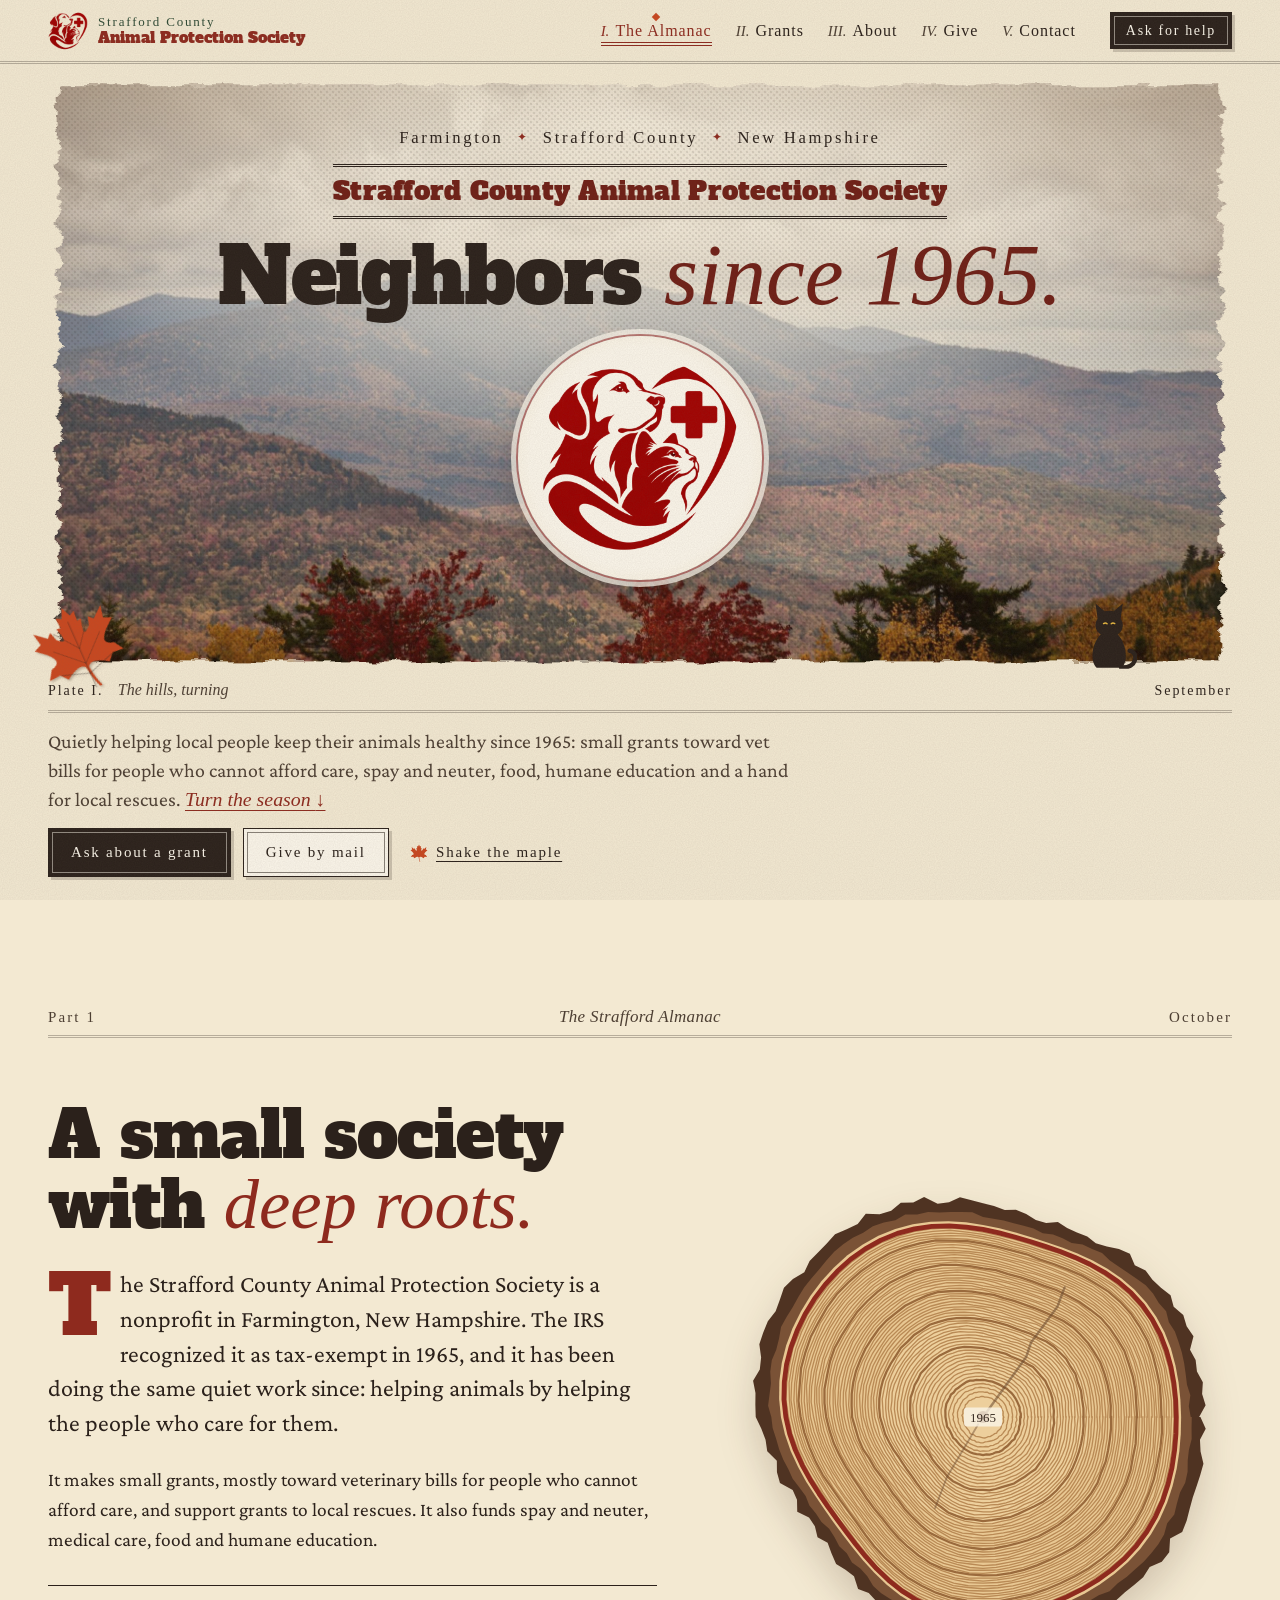
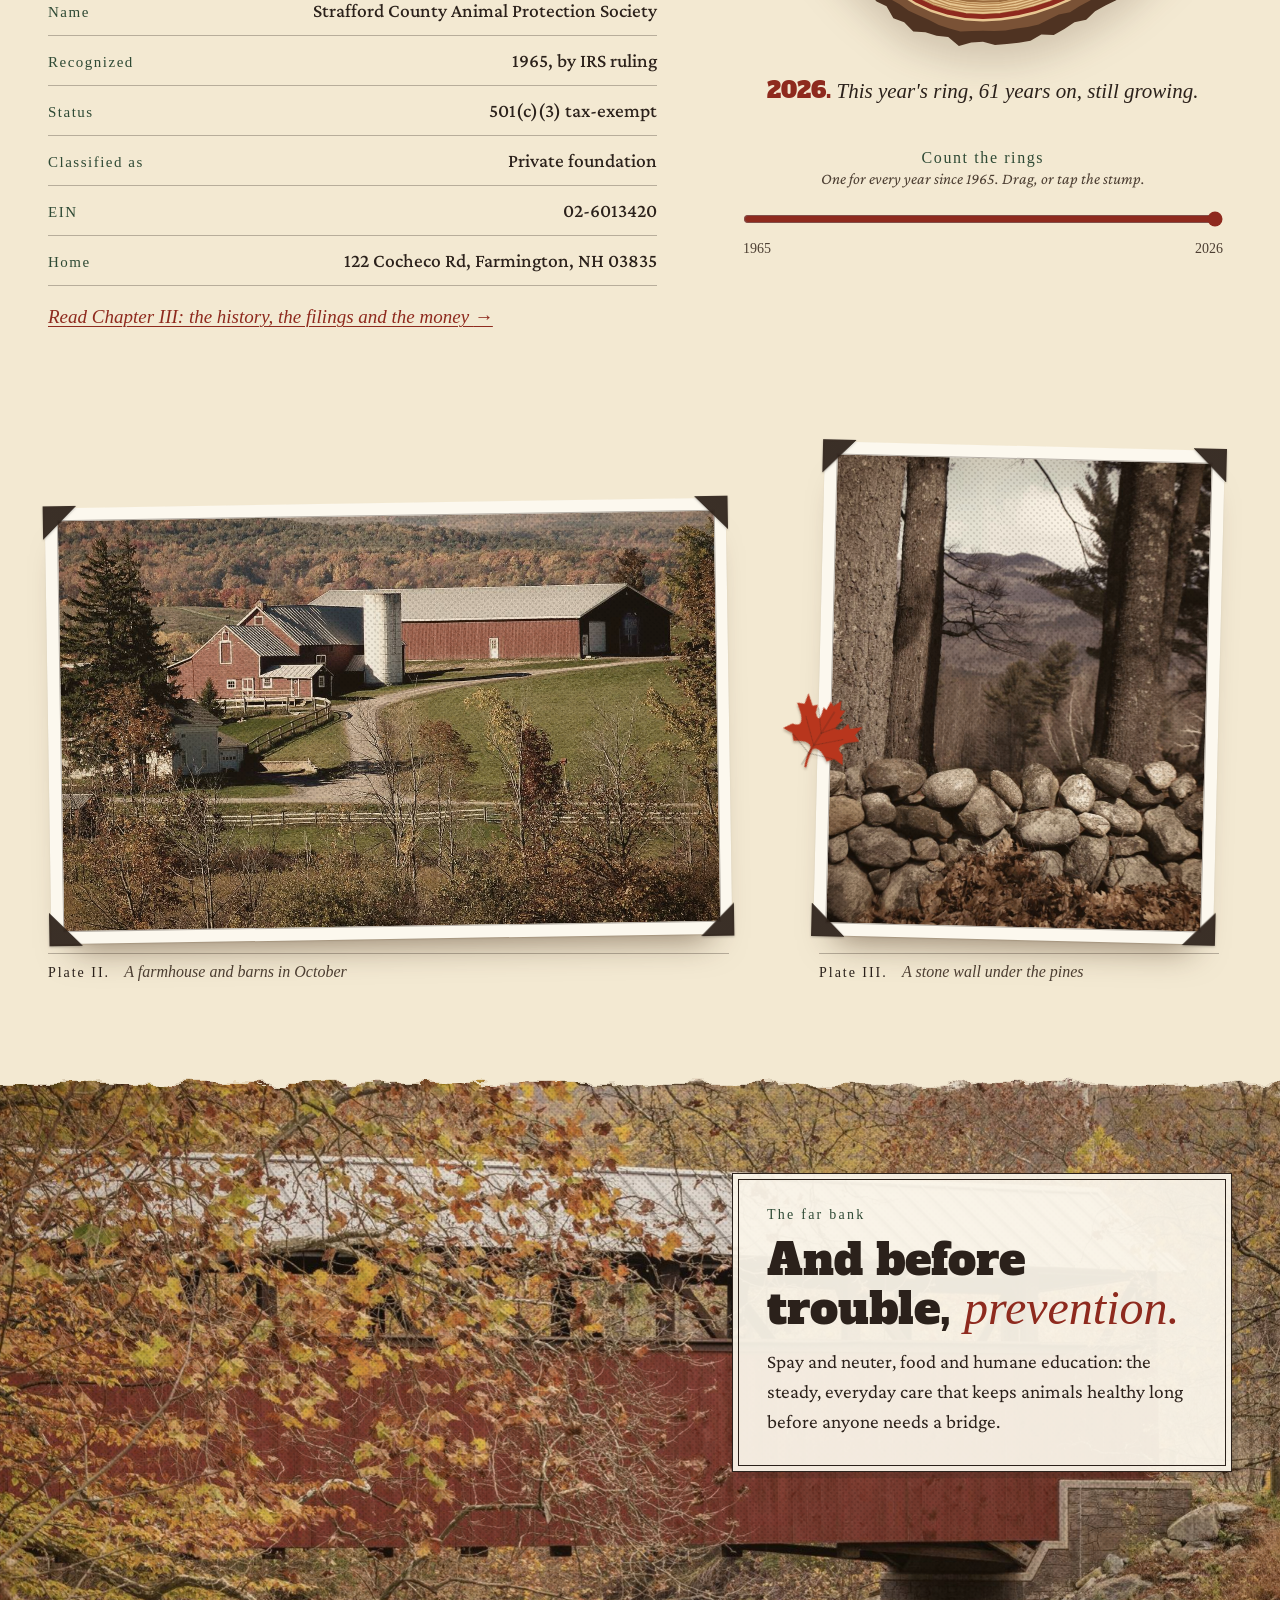
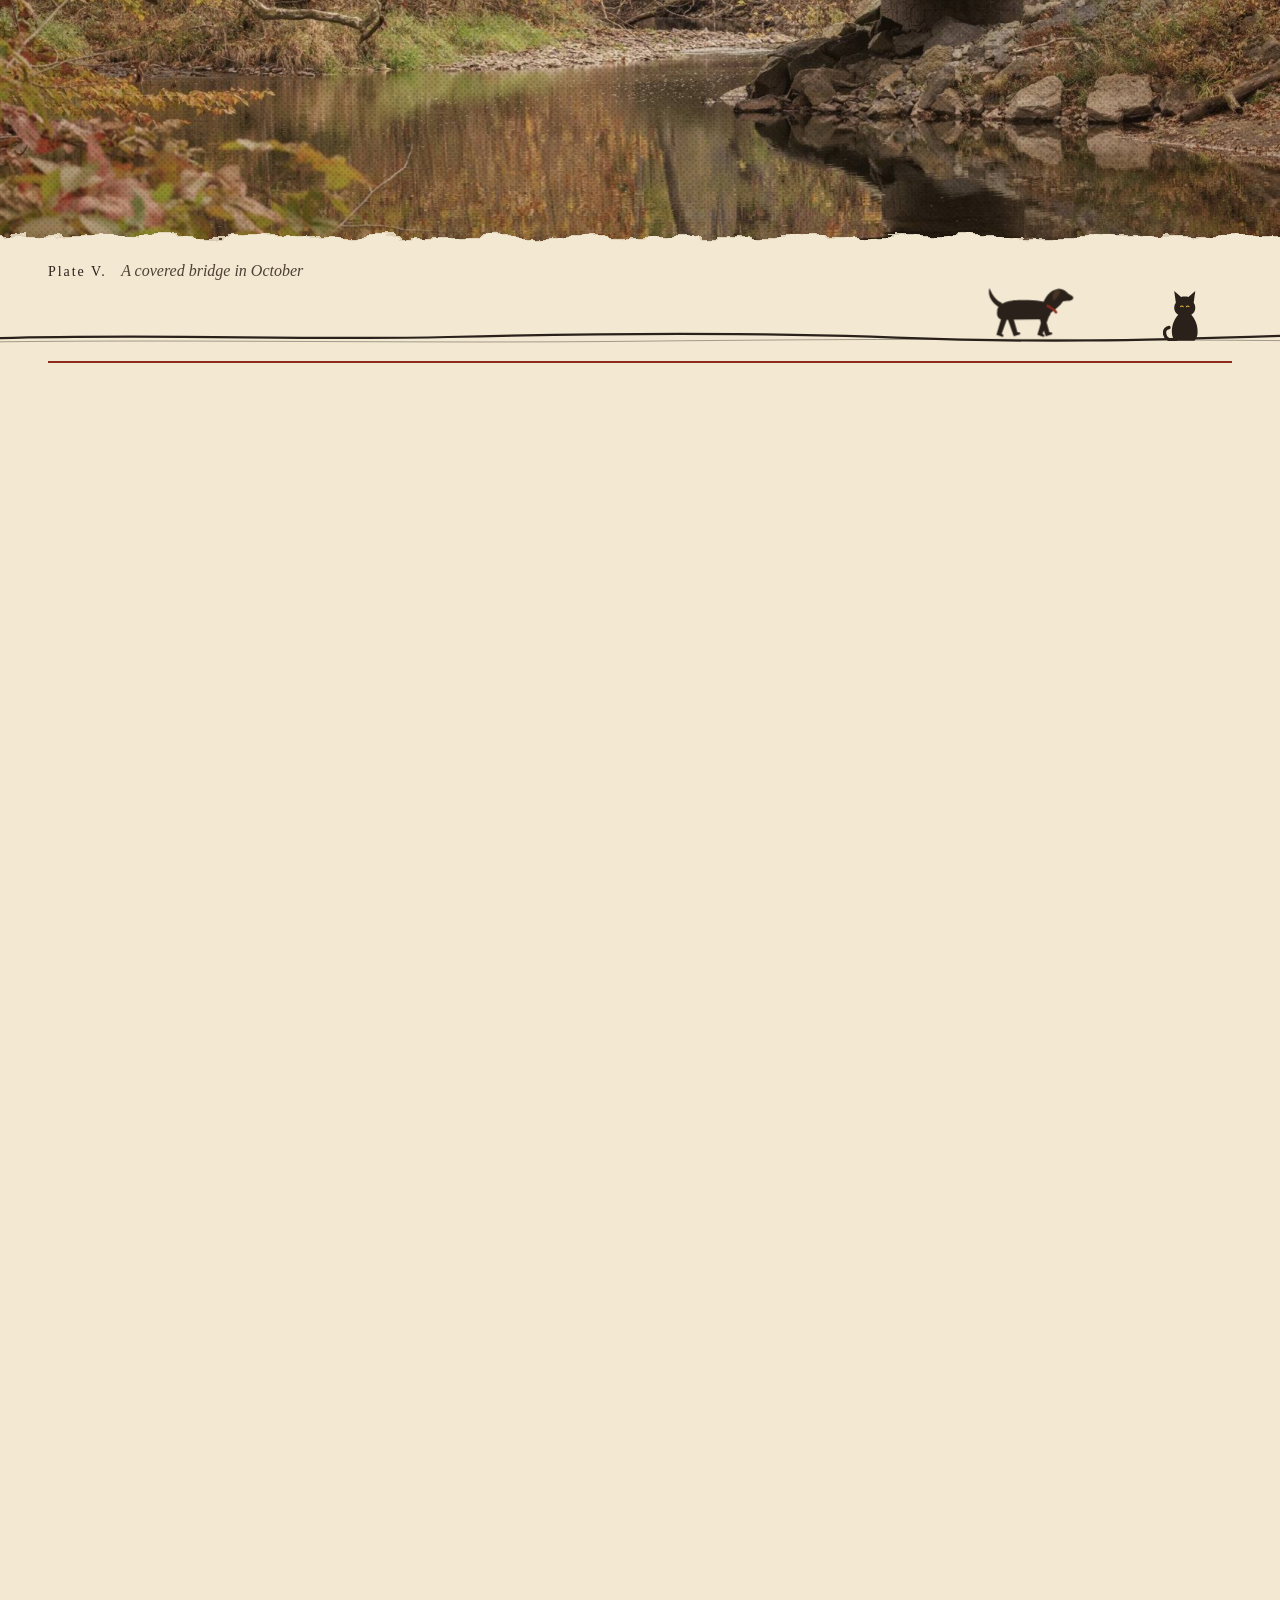
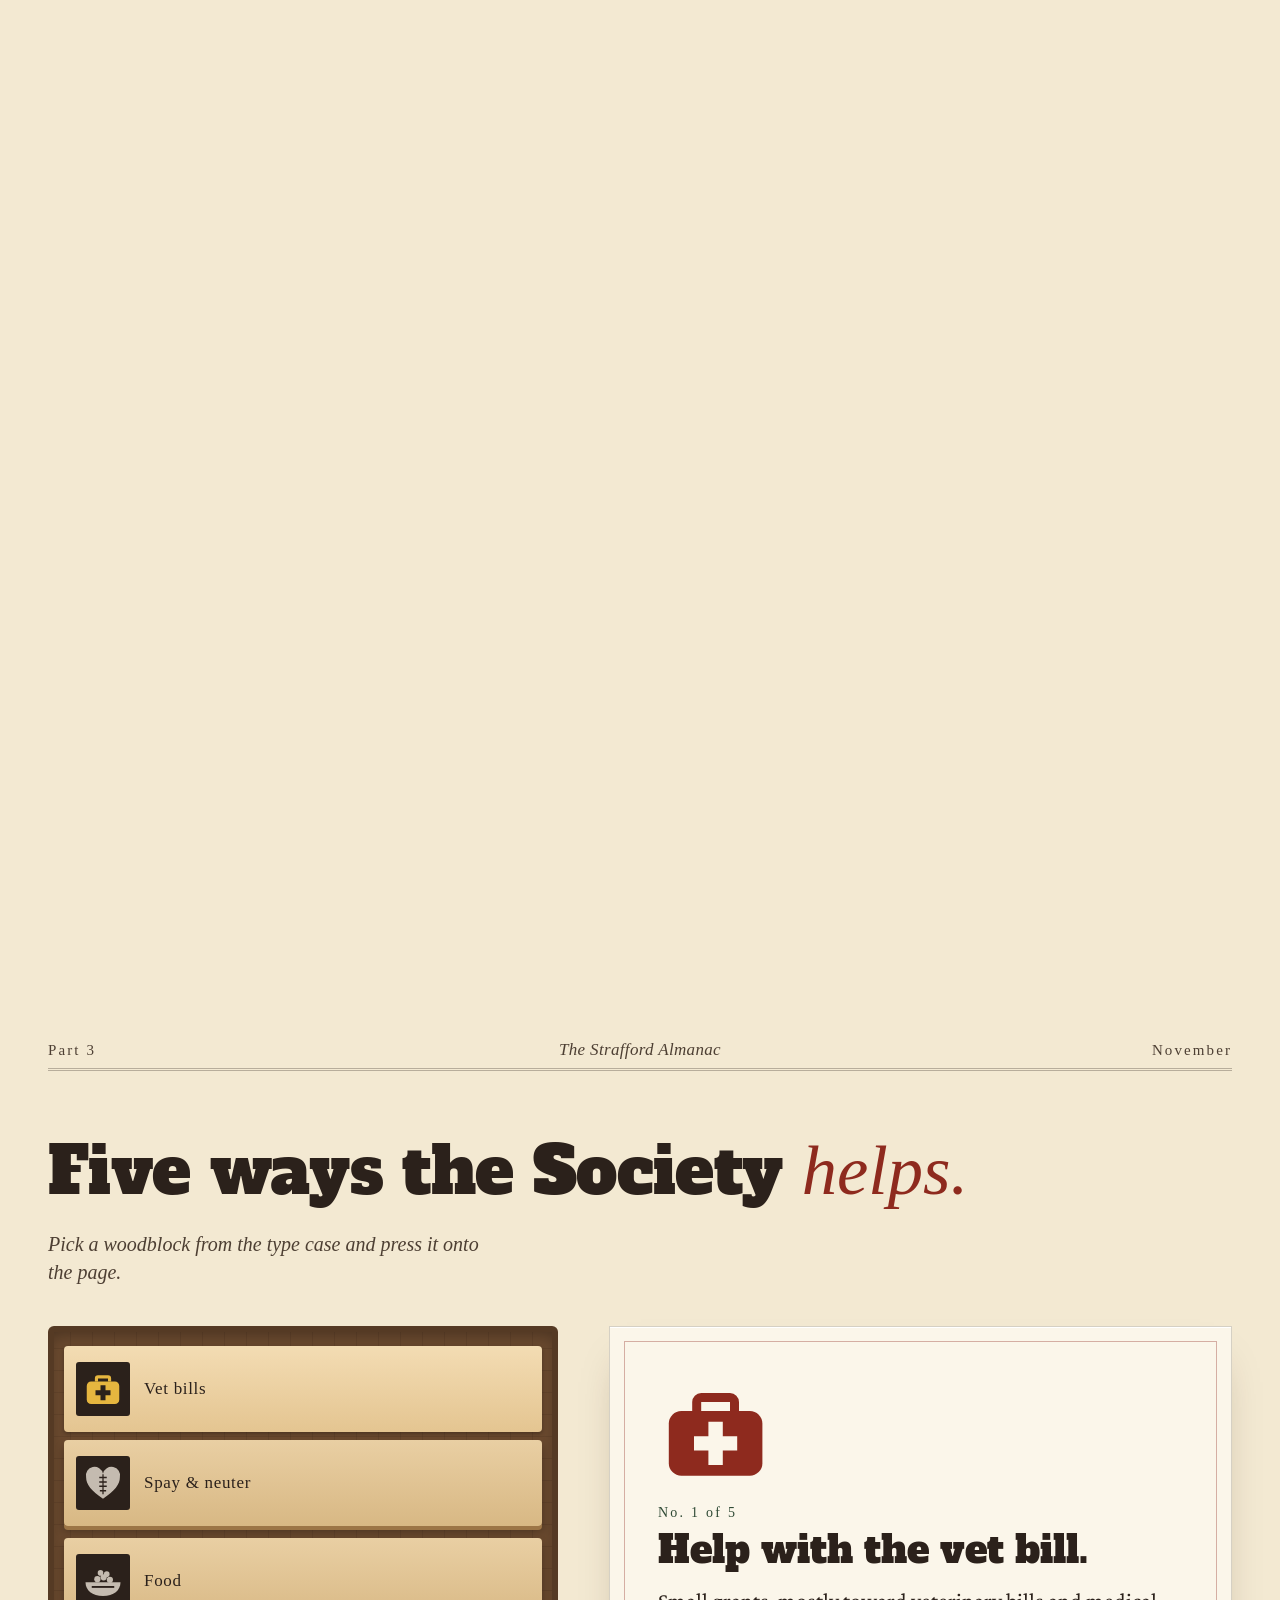
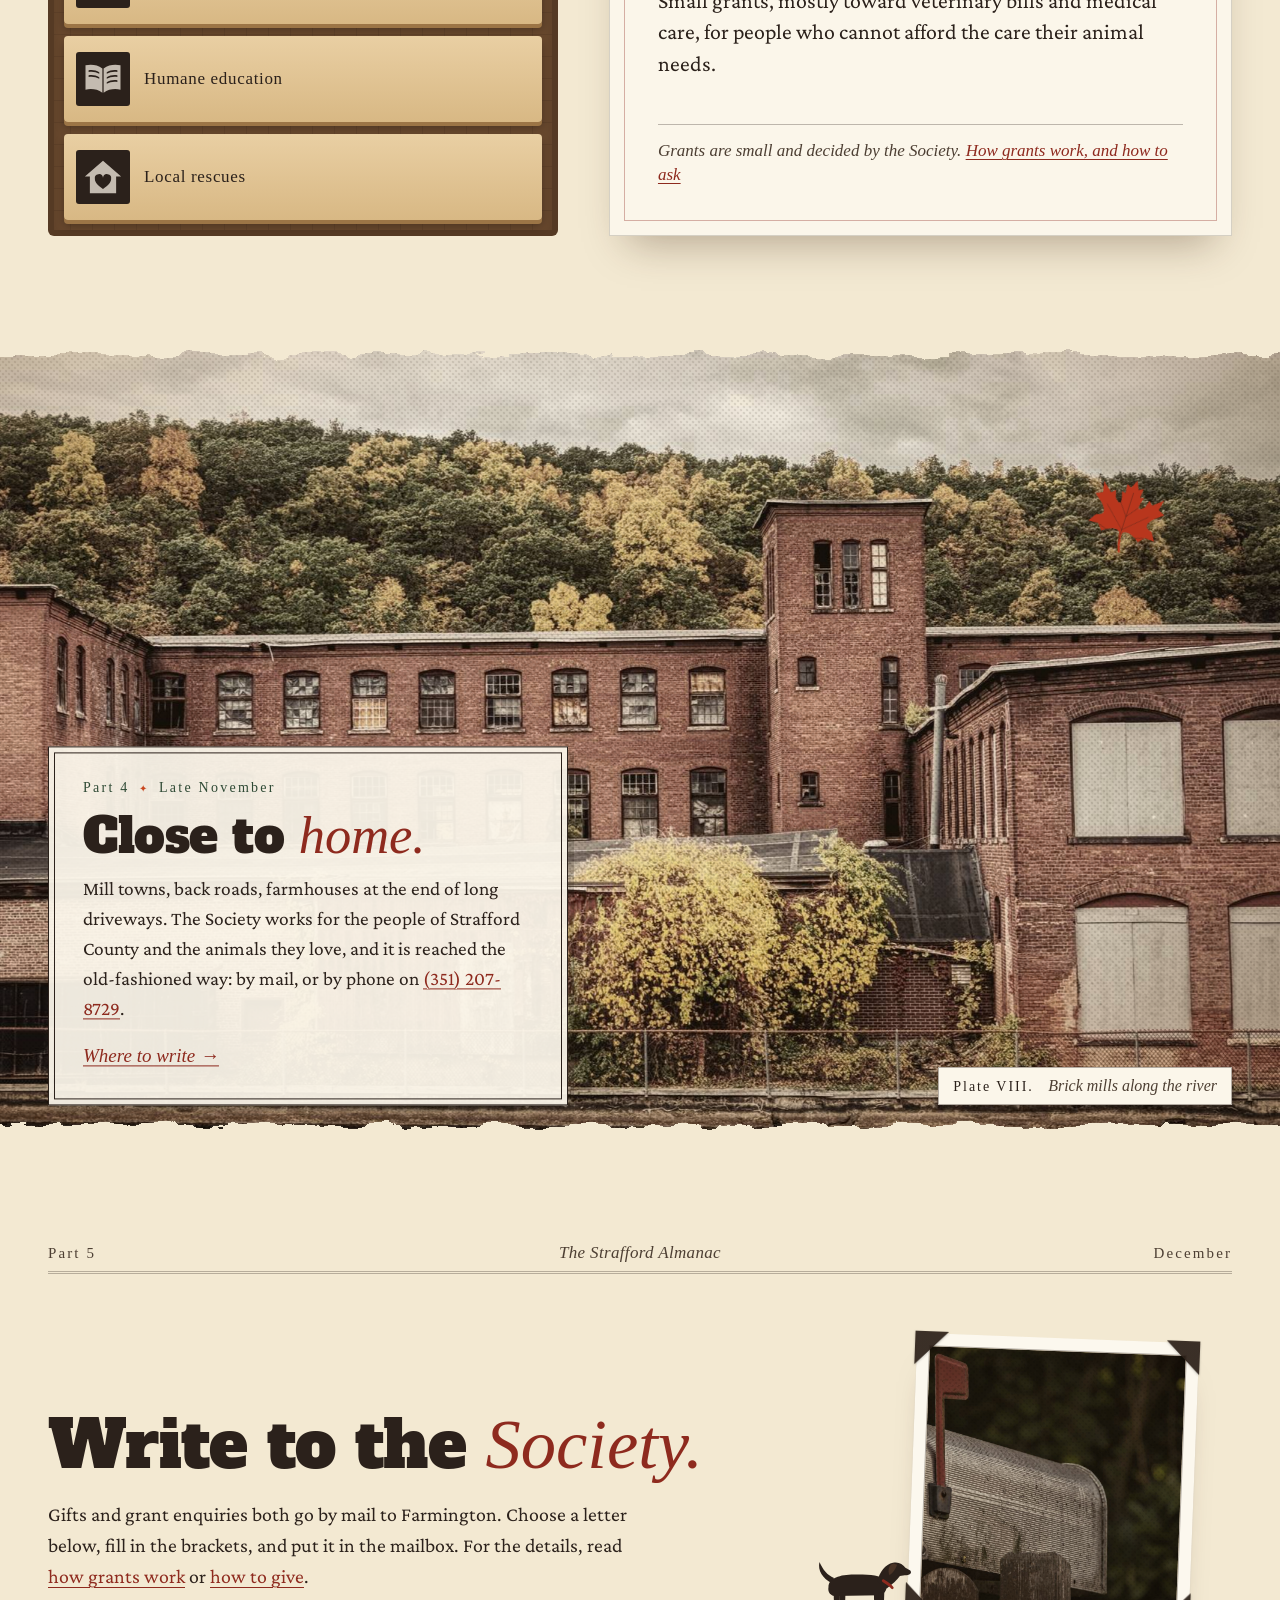
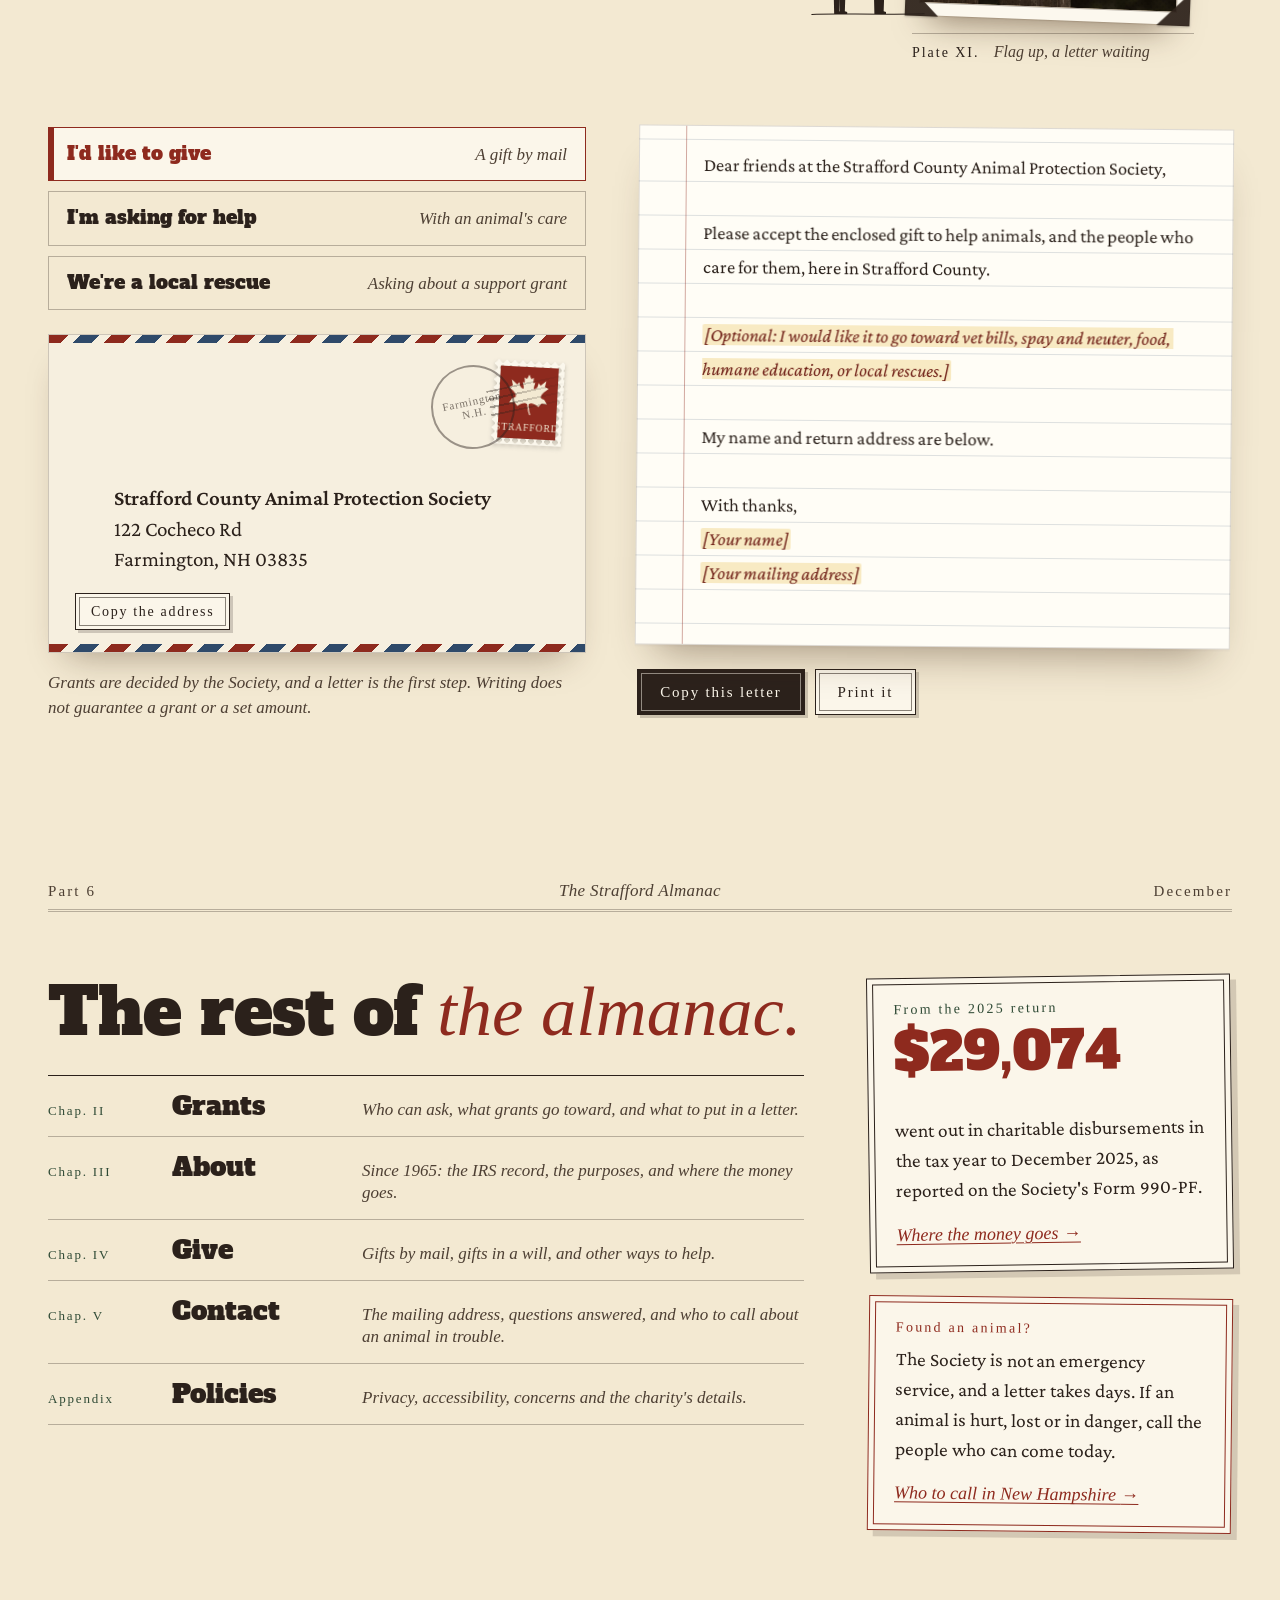
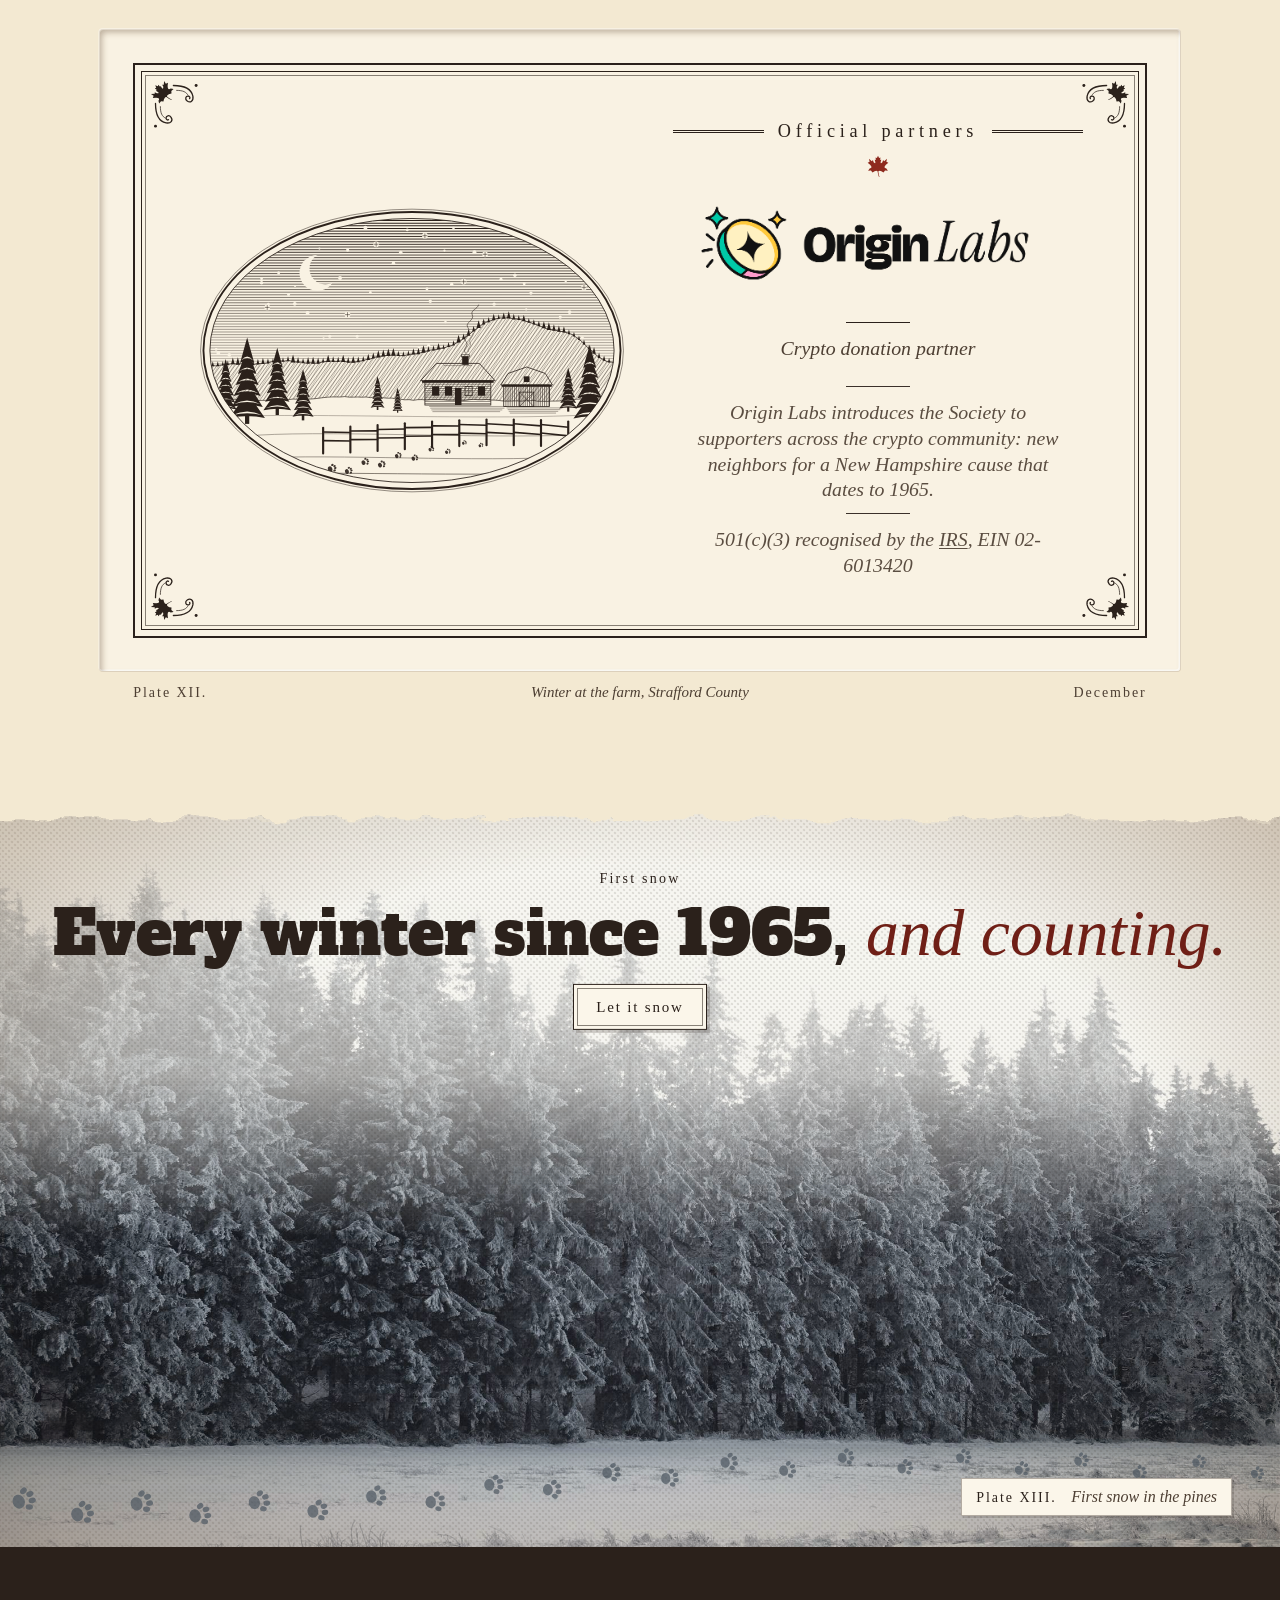
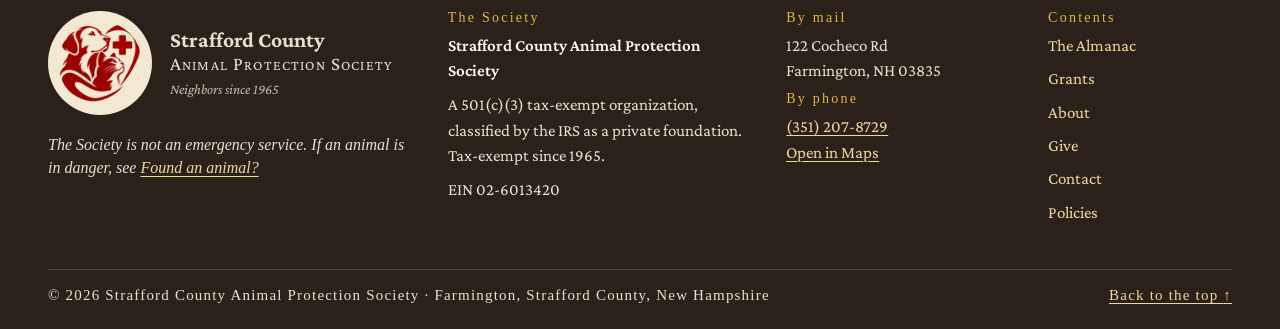
<file: index.html>
<!doctype html>
<html lang="en">
<head>
<meta charset="utf-8">
<meta name="viewport" content="width=device-width, initial-scale=1, viewport-fit=cover">
<title>Strafford County Animal Protection Society · Neighbors since 1965</title>
<meta name="description" content="Since 1965, the Strafford County Animal Protection Society has helped local people keep their animals healthy: help with vet bills, spay and neuter, food, humane education and grants to local rescues. Farmington, New Hampshire.">
<meta name="theme-color" content="#8e2a1e">
<meta property="og:type" content="website">
<meta property="og:site_name" content="Strafford County Animal Protection Society">
<meta property="og:title" content="Strafford County Animal Protection Society · Neighbors since 1965">
<meta property="og:description" content="Helping local people keep their animals healthy since 1965: vet bills, spay and neuter, food, humane education and grants to local rescues.">
<meta property="og:image" content="https://straffordcountyaps.com/assets/og-hero-v1.jpg?v=1">
<meta property="og:image:type" content="image/jpeg">
<meta property="og:image:width" content="1800">
<meta property="og:image:height" content="945">
<meta property="og:image:alt" content="An old almanac plate of autumn hills in peak color, under the words Strafford County Animal Protection Society, Neighbors since 1965.">
<meta name="twitter:card" content="summary_large_image">
<meta name="twitter:image" content="https://straffordcountyaps.com/assets/og-hero-v1.jpg?v=1">
<meta property="og:locale" content="en_US">
<link rel="icon" href="assets/brand/scaps-icon-128.png" type="image/png">
<link rel="apple-touch-icon" href="assets/brand/apple-touch-icon.png">
<script type="application/ld+json">
{"@context":"https://schema.org","@type":"NGO","name":"Strafford County Animal Protection Society","description":"Small grants, mostly toward veterinary bills for people who cannot afford care, support grants to local rescues, and funding for spay and neuter, medical care, food and humane education.","foundingDate":"1965","nonprofitStatus":"Nonprofit501c3","taxID":"02-6013420","identifier":{"@type":"PropertyValue","propertyID":"EIN","value":"02-6013420"},"telephone":"+1-351-207-8729","address":{"@type":"PostalAddress","streetAddress":"122 Cocheco Rd","addressLocality":"Farmington","addressRegion":"NH","postalCode":"03835","addressCountry":"US"},"areaServed":"Strafford County, New Hampshire"}
</script>
<link rel="preconnect" href="https://fonts.googleapis.com">
<link rel="preconnect" href="https://fonts.gstatic.com" crossorigin>
<link href="https://fonts.googleapis.com/css2?family=Alfa+Slab+One&family=Crimson+Pro:ital,wght@0,400;0,500;0,600;1,400;1,500&family=IM+Fell+English:ital@0;1&family=IM+Fell+English+SC&display=swap" rel="stylesheet">
<link rel="stylesheet" href="assets/style.css">
</head>
<body>

<!-- @sprites -->
<svg width="0" height="0" style="position:absolute" aria-hidden="true" focusable="false">
  <symbol id="leaf" viewBox="0 0 100 100"><path d="M50,3 L55,14 L61,11 L60,23 L65,22 Q57,46 70,33 L73,23 L78,28 L91,17 L88,31 L97,35 L86,44 Q72,58 88,61 L95,72 L82,71 L75,79 Q58,67 52,74 L51.6,76 Q53,90 57,99 L54.6,100 Q50,90 48.4,76 L48,74 Q42,67 25,79 L18,71 L5,72 L12,61 Q28,58 14,44 L3,35 L12,31 L9,17 L22,28 L27,23 L30,33 Q43,46 35,22 L40,23 L39,11 L45,14 L50,3Z"/></symbol>
  <symbol id="i-vet" viewBox="0 0 64 64"><path d="M24 10h16a5 5 0 0 1 5 5v5h-5v-5H24v5h-5v-5a5 5 0 0 1 5-5z"/><rect x="6" y="20" width="52" height="36" rx="7"/><path class="ko" style="fill:var(--ko,#f3e9d2)" d="M28 26h8v8h8v8h-8v8h-8v-8h-8v-8h8z"/></symbol>
  <symbol id="i-spay" viewBox="0 0 64 64"><path d="M32 57C13 44 5 34 5 23a13 13 0 0 1 27-6 13 13 0 0 1 27 6c0 11-8 21-27 34z"/><path class="ko" style="fill:var(--ko,#f3e9d2)" d="M31 18h2v32h-2zM26 22h12v2.4H26zM26 29h12v2.4H26zM26 36h12v2.4H26zM27 43h10v2.4H27z"/></symbol>
  <symbol id="i-food" viewBox="0 0 64 64"><circle cx="21" cy="30" r="5"/><circle cx="31" cy="26" r="5"/><circle cx="41" cy="29" r="5"/><circle cx="26" cy="21" r="4.5"/><circle cx="36" cy="19" r="4.5"/><path d="M4 34h56c0 13-11 22-28 22S4 47 4 34z"/><path class="ko" style="fill:var(--ko,#f3e9d2)" d="M14 40h36v3H14z"/></symbol>
  <symbol id="i-edu" viewBox="0 0 64 64"><path d="M31 15C23 9 13 8 4 10v39c9-2 19-1 27 5z"/><path d="M33 15c8-6 18-7 27-5v39c-9-2-19-1-27 5z"/><path class="ko" style="fill:var(--ko,#f3e9d2)" d="M9 18c6-1 12 0 17 3v2.6c-5-3-11-4-17-3zM9 26c6-1 12 0 17 3v2.6c-5-3-11-4-17-3zM9 34c6-1 12 0 17 3v2.6c-5-3-11-4-17-3zM55 18c-6-1-12 0-17 3v2.6c5-3 11-4 17-3zM55 26c-6-1-12 0-17 3v2.6c5-3 11-4 17-3z"/></symbol>
  <symbol id="i-rescue" viewBox="0 0 64 64"><path d="M32 6 3 31h8v27h42V31h8z"/><path class="ko" style="fill:var(--ko,#f3e9d2)" d="M32 51c-9-6-13-11-13-16a6.5 6.5 0 0 1 13-2 6.5 6.5 0 0 1 13 2c0 5-4 10-13 16z"/></symbol>
  <symbol id="cat" viewBox="0 0 66 84"><g fill="#2b211b"><path d="M19.5 25.5 17 7.5l10.5 9.2c3.1-.9 7.9-.9 11 0L49 7.5l-2.5 18c2.6 3.4 3.4 8.6 1.4 12.8-1.1 2.3-2.9 4.1-5 5.3C49 50 53.5 61 52.4 72.4c-.4 4.2-2 7.9-4.7 10.6H18.3c-2.7-2.7-4.3-6.4-4.7-10.6C12.5 61 17 50 23.1 43.6c-2.1-1.2-3.9-3-5-5.3-2-4.2-1.2-9.4 1.4-12.8Z"/><path d="M47 82.6c8.6.6 15.6-3 16.6-10.2.7-5-2.3-8.7-6.6-9.4" fill="none" stroke="#2b211b" stroke-width="5.2" stroke-linecap="round"/></g><path d="M26.4 31.2c1.4-1 3-1 4.2.2M35.4 31.4c1.2-1.2 2.8-1.2 4.2-.2" stroke="#e6b63f" stroke-width="1.6" fill="none" stroke-linecap="round"/></symbol>
  <symbol id="pressed" viewBox="0 0 100 100"><use href="#leaf" fill="currentColor"/><path d="M50 99V20M50 70 22 44M50 70l28-26M50 52 30 26M50 52l20-26M50 82 20 72M50 82l30-10" stroke="rgba(43,33,27,.38)" stroke-width="1.1" fill="none" stroke-linecap="round"/></symbol>
  <symbol id="dog-stand" viewBox="-60 -90 150 92"><g fill="#2b211b"><path d="M-38,-44 C-50,-50 -58,-62 -55,-74 C-50,-63 -44,-55 -34,-51 Z"/><g transform="translate(-30 -30)"><path d="M-4.5,0 L4.5,0 L3.6,27 L7,28 L7,31 L-3.8,31 Z"/></g><g transform="translate(28 -30)"><path d="M-4.5,0 L4.5,0 L3.6,27 L7,28 L7,31 L-3.8,31 Z"/></g><path d="M-42,-38 C-42,-52 -22,-57 0,-56 C20,-56 33,-55 39,-48 C45,-41 42,-29 33,-26 L-34,-25 C-41,-27 -43,-32 -42,-38 Z"/><path d="M28,-46 C32,-60 40,-71 51,-73 C59,-75 65,-71 69,-66 L76,-62 C79,-58 75,-55 68,-55 L61,-54 C57,-48 50,-42 42,-36 Z"/><path d="M52,-72 C45,-71 43,-62 46,-55 C51,-58 55,-64 57,-70 Z" fill="#4a3426"/><g transform="translate(-22 -30)"><path d="M-4.5,0 L4.5,0 L3.6,27 L7,28 L7,31 L-3.8,31 Z"/></g><g transform="translate(34 -30)"><path d="M-4.5,0 L4.5,0 L3.6,27 L7,28 L7,31 L-3.8,31 Z"/></g><path d="M37,-47 C42,-44 47,-41 50,-37" stroke="#8e2a1e" stroke-width="4" fill="none" stroke-linecap="round"/></g></symbol>
  <symbol id="paw" viewBox="0 0 30 30"><ellipse cx="15" cy="19.5" rx="7" ry="6"/><ellipse cx="6.5" cy="11.5" rx="2.8" ry="3.6" transform="rotate(-22 6.5 11.5)"/><ellipse cx="11.6" cy="6.6" rx="2.8" ry="3.6" transform="rotate(-7 11.6 6.6)"/><ellipse cx="18.4" cy="6.6" rx="2.8" ry="3.6" transform="rotate(7 18.4 6.6)"/><ellipse cx="23.5" cy="11.5" rx="2.8" ry="3.6" transform="rotate(22 23.5 11.5)"/></symbol>
</svg>
  <symbol id="i-mail" viewBox="0 0 64 64"><path d="M6 14h52v36H6z"/><path class="ko" style="fill:var(--ko,#f3e9d2)" d="M10 18h44L32 36zM10 22l14 12-14 12zM54 22v24L40 34zM27 37l5 4 5-4 15 9H12z"/></symbol>
  <symbol id="i-map" viewBox="0 0 64 64"><path d="M32 4C21 4 13 12 13 23c0 14 19 36 19 36s19-22 19-36C51 12 43 4 32 4z"/><circle class="ko" style="fill:var(--ko,#f3e9d2)" cx="32" cy="23" r="7"/></symbol>
<!-- /@sprites -->

<!-- @bar -->
<a class="skip" href="#main">Skip to content</a>
<canvas class="drift" data-drift aria-hidden="true"></canvas>
<header class="bar" data-bar>
  <a class="bar-brand" href="#top" aria-label="Strafford County Animal Protection Society, the almanac home page">
    <img src="assets/brand/scaps-logo-120.webp" alt="" width="40" height="40">
    <span class="bar-name"><b>Strafford County</b><span>Animal Protection Society</span></span>
  </a>
  <nav class="bar-nav" aria-label="Contents">
    <ol>
      <li><a href="index.html" data-page="index" aria-current="page"><i>I.</i>The Almanac</a></li>
      <li><a href="grants.html" data-page="grants"><i>II.</i>Grants</a></li>
      <li><a href="about.html" data-page="about"><i>III.</i>About</a></li>
      <li><a href="give.html" data-page="give"><i>IV.</i>Give</a></li>
      <li><a href="contact.html" data-page="contact"><i>V.</i>Contact</a></li>
    </ol>
  </nav>
  <p class="bar-month"><svg aria-hidden="true"><use href="#leaf"/></svg><span data-month>September</span></p>
  <a class="btn btn-ink btn-bar" href="grants.html#ask">Ask for help</a>
  <button class="bar-toggle" type="button" aria-expanded="false" aria-controls="contents-panel" data-toggle><span class="bar-toggle-ico" aria-hidden="true"><i></i><i></i><i></i></span><span class="bar-toggle-t">Contents</span></button>
</header>
<div class="contents" id="contents-panel" data-contents hidden>
  <nav class="contents-page" aria-label="Contents">
    <p class="contents-head" aria-hidden="true"><span>The Strafford Almanac</span><b>Contents</b></p>
    <ol>
      <li><a href="index.html" data-page="index" aria-current="page"><span class="c-no">Chap. I</span><span class="c-t">The Almanac</span><span class="c-dots" aria-hidden="true"></span><span class="c-d">the year at a glance</span></a></li>
      <li><a href="grants.html" data-page="grants"><span class="c-no">Chap. II</span><span class="c-t">Grants</span><span class="c-dots" aria-hidden="true"></span><span class="c-d">how to ask for help</span></a></li>
      <li><a href="about.html" data-page="about"><span class="c-no">Chap. III</span><span class="c-t">About</span><span class="c-dots" aria-hidden="true"></span><span class="c-d">since 1965, and the money</span></a></li>
      <li><a href="give.html" data-page="give"><span class="c-no">Chap. IV</span><span class="c-t">Give</span><span class="c-dots" aria-hidden="true"></span><span class="c-d">gifts by mail</span></a></li>
      <li><a href="contact.html" data-page="contact"><span class="c-no">Chap. V</span><span class="c-t">Contact</span><span class="c-dots" aria-hidden="true"></span><span class="c-d">write to us, found an animal</span></a></li>
      <li><a href="policies.html" data-page="policies"><span class="c-no">Appendix</span><span class="c-t">Policies</span><span class="c-dots" aria-hidden="true"></span><span class="c-d">privacy, access, concerns</span></a></li>
    </ol>
    <div class="contents-acts">
      <a class="btn btn-ink" href="grants.html#ask">Ask for help</a>
      <a class="btn btn-ghost" href="give.html">Give by mail</a>
    </div>
    <p class="contents-foot">By mail: 122 Cocheco Rd, Farmington, NH 03835. By phone: <a href="tel:+13512078729">(351) 207-8729</a></p>
  </nav>
</div>
<!-- /@bar -->

<main id="main">

<!-- ======================================================= SEPTEMBER: HERO -->
<section class="hero" id="top" data-month="September" data-paper="#f3e9d2" data-scene="hero">
  <div class="hero-plate">
    <div class="scene scene-hero photo deckle">
      <img class="layer" data-depth=".16" data-ai="assets/ai/hero-hills.jpg" data-ai-alt="Autumn hills in peak color around Farmington, New Hampshire, the Cocheco River winding through the valley below." src="assets/photo/hills.jpg" srcset="assets/photo/hills-1200.jpg 1200w, assets/photo/hills.jpg 2400w" sizes="(max-width: 700px) 210vw, 100vw" alt="Autumn hills in peak color under a cloudy sky: red maples and dark spruce in front, blue wooded ridges behind." width="2400" height="1600" fetchpriority="high">
    </div>

    <div class="hero-copy" data-hero-copy>
      <p class="kicker"><span>Farmington</span><i aria-hidden="true">✦</i><span>Strafford County</span><i aria-hidden="true">✦</i><span>New Hampshire</span></p>
      <h1>
        <span class="h1-name">Strafford County Animal Protection Society</span>
        <span class="h1-big">Neighbors <em>since 1965.</em></span>
      </h1>
      <img class="hero-seal" src="assets/brand/scaps-logo-640.webp" alt="Strafford County Animal Protection Society logo" width="640" height="640" fetchpriority="high">
    </div>

    <svg class="hero-cat" viewBox="0 0 66 84" aria-hidden="true"><use href="#cat"/></svg>
    <svg class="pressed-leaf hero-leaf" data-depth="-.07" viewBox="0 0 100 100" aria-hidden="true"><use href="#pressed"/></svg>
  </div>

  <div class="hero-imprint">
    <p class="plate-cap"><span>Plate I.</span><span>The hills, turning</span><span>September</span></p>
    <div class="hero-foot">
      <p class="promise">Quietly helping local people keep their animals healthy since 1965: small grants toward vet bills for people who cannot afford care, spay and neuter, food, humane education and a hand for local rescues. <a class="promise-link" href="#who">Turn the season <span aria-hidden="true">↓</span></a></p>
      <div class="hero-actions">
        <a class="btn btn-ink" href="grants.html">Ask about a grant</a>
        <a class="btn btn-ghost" href="give.html">Give by mail</a>
        <button class="btn btn-ghost btn-leaf" type="button" data-gust><svg aria-hidden="true"><use href="#leaf"/></svg>Shake the maple</button>
      </div>
    </div>
  </div>
</section>

<!-- ======================================================= OCTOBER: WHO WE ARE -->
<section class="who" id="who" data-month="October" data-paper="#f1e3c6">
  <div class="wrap">
    <header class="almanac-head" aria-hidden="true"><span>Part 1</span><span>The Strafford Almanac</span><span>October</span></header>
    <div class="who-grid">
      <div class="who-copy">
        <h2>A small society with <em>deep roots.</em></h2>
        <p class="lede">The Strafford County Animal Protection Society is a nonprofit in Farmington, New Hampshire. The IRS recognized it as tax-exempt in 1965, and it has been doing the same quiet work since: helping animals by helping the people who care for them.</p>
        <p>It makes small grants, mostly toward veterinary bills for people who cannot afford care, and support grants to local rescues. It also funds spay and neuter, medical care, food and humane education.</p>
        <dl class="ledger">
          <div><dt>Name</dt><dd>Strafford County Animal Protection Society</dd></div>
          <div><dt>Recognized</dt><dd>1965, by IRS ruling</dd></div>
          <div><dt>Status</dt><dd>501(c)(3) tax-exempt</dd></div>
          <div><dt>Classified as</dt><dd>Private foundation</dd></div>
          <div><dt>EIN</dt><dd>02-6013420</dd></div>
          <div><dt>Home</dt><dd>122 Cocheco Rd, Farmington, NH 03835</dd></div>
        </dl>
        <p class="more"><a href="about.html">Read Chapter III: the history, the filings and the money <span aria-hidden="true">→</span></a></p>
      </div>

      <figure class="stump" data-stump>
        <div class="stump-wrap">
          <svg class="stump-svg" viewBox="0 0 400 400" data-rings role="img" aria-labelledby="stump-t">
            <title id="stump-t">A tree stump with one growth ring for every year since 1965</title>
          </svg>
          <p class="stump-tag" aria-hidden="true">1965</p>
        </div>
        <figcaption>
          <p class="stump-read" aria-live="polite" data-ring-read><b>1965.</b> The first ring.</p>
          <label class="stump-label" for="ring-year">Count the rings <span>One for every year since 1965. Drag, or tap the stump.</span></label>
          <input class="stump-range" id="ring-year" type="range" min="1965" max="2026" value="1965" step="1" data-ring-range>
          <p class="stump-scale" aria-hidden="true"><span>1965</span><span data-ring-now>2026</span></p>
        </figcaption>
      </figure>
    </div>

    <div class="spread">
      <figure class="tip tip-wide">
        <div class="tip-frame">
          <div class="photo tip-img"><img src="assets/photo/farm.jpg" data-ai="assets/ai/farmhouse-barn.jpg" data-ai-alt="A white clapboard farmhouse and a red barn behind old stone walls, maples turning in October." alt="A white farmhouse beside red barns and a tall silo, a gravel drive curving past green pasture, wooded hills in fall color behind." width="1200" height="751" loading="lazy" decoding="async"></div>
        </div>
        <figcaption class="plate-cap"><span>Plate II.</span><span>A farmhouse and barns in October</span></figcaption>
      </figure>
      <figure class="tip tip-tall">
        <div class="tip-frame">
          <div class="photo tip-img"><img src="assets/photo/stone-wall.jpg" data-ai="assets/ai/stone-wall-pines.jpg" data-ai-alt="An old New England stone wall running under tall white pines, fallen leaves drifted against the stones." alt="A dry stone wall of rounded fieldstones with oak leaves drifted against it, between tall pine trunks, a wooded mountain beyond." width="900" height="1125" loading="lazy" decoding="async"></div>
        </div>
        <figcaption class="plate-cap"><span>Plate III.</span><span>A stone wall under the pines</span></figcaption>
        <svg class="pressed-leaf spread-leaf" viewBox="0 0 100 100" aria-hidden="true"><use href="#pressed"/></svg>
      </figure>
    </div>
  </div>
</section>

<!-- ======================================================= OCTOBER: THE BRIDGE (pinned) -->
<section class="bridge" id="bridge" data-month="October" data-paper="#efd9b0" data-bridge aria-labelledby="bridge-h">
  <div class="bridge-stage">
    <div class="scene scene-bridge photo deckle-tb">
      <img class="layer" data-pan="60" data-ai="assets/ai/covered-bridge.jpg" data-ai-alt="A New Hampshire covered bridge over a river in October, maples in full color on both banks." src="assets/photo/bridge.jpg" srcset="assets/photo/bridge-1000.jpg 1000w, assets/photo/bridge.jpg 1900w" sizes="(max-width: 700px) 330vw, 112vw" alt="A red covered bridge over a still river among autumn trees, mirrored in the water." width="1900" height="1140" loading="lazy" decoding="async">
    </div>
    <div class="bridge-bank" aria-hidden="true">
      <p class="plate-cap"><span>Plate V.</span><span>A covered bridge in October</span></p>
      <svg class="bank-line" viewBox="0 0 1600 40" preserveAspectRatio="none"><path d="M0 22 C200 14 380 26 560 20 S940 12 1120 21 1420 26 1600 18" fill="none" stroke="#2b211b" stroke-width="2.2" vector-effect="non-scaling-stroke"/><path d="M0 28 C260 24 520 31 800 27 S1300 23 1600 26" fill="none" stroke="#2b211b" stroke-width=".8" opacity=".5" vector-effect="non-scaling-stroke"/></svg>
      <svg class="bank-cat" viewBox="0 0 66 84"><use href="#cat"/></svg>
      <div class="bridge-progress"><i data-bridge-bar></i></div>
    </div>
    <svg class="dog" data-dog viewBox="-60 -90 150 92" aria-hidden="true">

      <g fill="#2b211b">
        <path d="M-38,-44 C-50,-50 -58,-62 -55,-74 C-50,-63 -44,-55 -34,-51 Z" data-tail/>
        <g data-leg="0" transform="translate(-30 -30)"><path d="M-4.5,0 L4.5,0 L3.6,27 L7,28 L7,31 L-3.8,31 Z"/></g>
        <g data-leg="1" transform="translate(28 -30)"><path d="M-4.5,0 L4.5,0 L3.6,27 L7,28 L7,31 L-3.8,31 Z"/></g>
        <path d="M-42,-38 C-42,-52 -22,-57 0,-56 C20,-56 33,-55 39,-48 C45,-41 42,-29 33,-26 L-34,-25 C-41,-27 -43,-32 -42,-38 Z"/>
        <path d="M28,-46 C32,-60 40,-71 51,-73 C59,-75 65,-71 69,-66 L76,-62 C79,-58 75,-55 68,-55 L61,-54 C57,-48 50,-42 42,-36 Z"/>
        <path d="M52,-72 C45,-71 43,-62 46,-55 C51,-58 55,-64 57,-70 Z" fill="#4a3426"/>
        <g data-leg="2" transform="translate(-22 -30)"><path d="M-4.5,0 L4.5,0 L3.6,27 L7,28 L7,31 L-3.8,31 Z"/></g>
        <g data-leg="3" transform="translate(34 -30)"><path d="M-4.5,0 L4.5,0 L3.6,27 L7,28 L7,31 L-3.8,31 Z"/></g>
        <path d="M37,-47 C42,-44 47,-41 50,-37" stroke="#8e2a1e" stroke-width="4" fill="none" stroke-linecap="round"/>
      </g>
    </svg>

    <div class="bridge-cards">
      <article class="card is-on" data-card="0">
        <p class="card-tag">Part 2 <i aria-hidden="true">✦</i> October</p>
        <h2 id="bridge-h">A bridge for the <em>hard months.</em></h2>
        <p>Animals get sick on their own schedule, not on payday. When the vet bill is bigger than the month, a good home can suddenly feel a long way from the help it needs.</p>
        <p class="card-hint">Keep scrolling to walk across <span aria-hidden="true">→</span></p>
      </article>
      <article class="card" data-card="1">
        <p class="card-tag">Midstream</p>
        <h3>That is what the <em>Society</em> is for.</h3>
        <p>Its small grants go mostly toward veterinary bills for people who cannot afford care, so the animal gets seen and treated close to home.</p>
      </article>
      <article class="card" data-card="2">
        <p class="card-tag">The far bank</p>
        <h3>And before trouble, <em>prevention.</em></h3>
        <p>Spay and neuter, food and humane education: the steady, everyday care that keeps animals healthy long before anyone needs a bridge.</p>
      </article>
    </div>
  </div>
</section>

<!-- ======================================================= NOVEMBER: HOW WE HELP (type drawer) -->
<section class="help" id="help" data-month="November" data-paper="#ece0cb">
  <div class="wrap">
    <header class="almanac-head" aria-hidden="true"><span>Part 3</span><span>The Strafford Almanac</span><span>November</span></header>
    <div class="help-head">
      <h2>Five ways the Society <em>helps.</em></h2>
      <p>Pick a woodblock from the type case and press it onto the page.</p>
    </div>

    <div class="press">
      <div class="case" role="tablist" aria-label="Ways the Society helps">
        <button class="block" role="tab" id="tab-vet" aria-controls="press-page" aria-selected="true" data-block="vet"><span class="block-face"><svg aria-hidden="true"><use href="#i-vet"/></svg></span><span class="block-name">Vet bills</span></button>
        <button class="block" role="tab" id="tab-spay" aria-controls="press-page" aria-selected="false" tabindex="-1" data-block="spay"><span class="block-face"><svg aria-hidden="true"><use href="#i-spay"/></svg></span><span class="block-name">Spay &amp; neuter</span></button>
        <button class="block" role="tab" id="tab-food" aria-controls="press-page" aria-selected="false" tabindex="-1" data-block="food"><span class="block-face"><svg aria-hidden="true"><use href="#i-food"/></svg></span><span class="block-name">Food</span></button>
        <button class="block" role="tab" id="tab-edu" aria-controls="press-page" aria-selected="false" tabindex="-1" data-block="edu"><span class="block-face"><svg aria-hidden="true"><use href="#i-edu"/></svg></span><span class="block-name">Humane education</span></button>
        <button class="block" role="tab" id="tab-rescue" aria-controls="press-page" aria-selected="false" tabindex="-1" data-block="rescue"><span class="block-face"><svg aria-hidden="true"><use href="#i-rescue"/></svg></span><span class="block-name">Local rescues</span></button>
      </div>

      <div class="page" id="press-page" role="tabpanel" aria-labelledby="tab-vet" aria-live="polite" data-page>
        <div class="page-roller" aria-hidden="true"></div>
        <div class="page-print" data-print>
          <svg class="page-icon" aria-hidden="true"><use href="#i-vet" data-print-icon/></svg>
          <p class="page-no" data-print-no>No. 1 of 5</p>
          <h3 data-print-title>Help with the vet bill.</h3>
          <p data-print-text>Small grants, mostly toward veterinary bills and medical care, for people who cannot afford the care their animal needs.</p>
        </div>
        <p class="page-foot">Grants are small and decided by the Society. <a href="grants.html">How grants work, and how to ask</a></p>
      </div>
    </div>
  </div>
</section>

<!-- ======================================================= LATE NOVEMBER: MILL TOWN -->
<section class="mill" data-month="November" data-paper="#e7dfd4" aria-labelledby="mill-h" data-scene="mill">
  <div class="scene scene-mill photo deckle-tb">
    <img class="layer" data-depth=".14" data-ai="assets/ai/brick-mills.jpg" data-ai-alt="Brick textile mills with tall arched windows beside a river in Strafford County, New Hampshire, late autumn." src="assets/photo/mill.jpg" srcset="assets/photo/mill-1100.jpg 1100w, assets/photo/mill.jpg 2000w" sizes="(max-width: 700px) 210vw, 100vw" alt="Brick mill buildings with rows of arched windows and a stair tower on a riverbank, a wooded hill behind with a few trees turning yellow." width="2000" height="1354" loading="lazy" decoding="async">
    <p class="plate-cap plate-tab"><span>Plate VIII.</span><span>Brick mills along the river</span></p>
  </div>
  <svg class="pressed-leaf mill-leaf" data-depth="-.22" viewBox="0 0 100 100" aria-hidden="true"><use href="#pressed"/></svg>
  <div class="mill-copy" data-depth="-.06">
    <p class="card-tag">Part 4 <i aria-hidden="true">✦</i> Late November</p>
    <h2 id="mill-h">Close to <em>home.</em></h2>
    <p>Mill towns, back roads, farmhouses at the end of long driveways. The Society works for the people of Strafford County and the animals they love, and it is reached the old-fashioned way: by mail, or by phone on <a href="tel:+13512078729">(351) 207-8729</a>.</p>
    <p class="more"><a href="contact.html">Where to write <span aria-hidden="true">→</span></a></p>
  </div>
</section>

<!-- ======================================================= DECEMBER: WRITE TO US -->
<section class="write" id="write" data-month="December" data-paper="#eee8dd">
  <div class="wrap">
    <header class="almanac-head" aria-hidden="true"><span>Part 5</span><span>The Strafford Almanac</span><span>December</span></header>
    <div class="write-head">
      <div class="write-intro">
        <h2>Write to the <em>Society.</em></h2>
        <p>Gifts and grant enquiries both go by mail to Farmington. Choose a letter below, fill in the brackets, and put it in the mailbox. For the details, read <a href="grants.html">how grants work</a> or <a href="give.html">how to give</a>.</p>
      </div>
      <figure class="tip tip-mail">
        <div class="tip-frame">
          <div class="photo tip-img tip-sq"><img src="assets/photo/mailbox.jpg" data-ai="assets/ai/mailbox-road.jpg" data-ai-alt="A rural mailbox on a wooden post beside a gravel road, its red flag up, maple leaves on the ground." alt="The side of a weathered metal rural mailbox on a wooden post, its red flag raised." width="900" height="907" loading="lazy" decoding="async"></div>
        </div>
        <figcaption class="plate-cap"><span>Plate XI.</span><span>Flag up, a letter waiting</span></figcaption>
        <svg class="mail-dog" viewBox="0 0 150 92" aria-hidden="true"><use href="#dog-stand"/><path d="M-6 91.5 C30 89.5 80 92.5 156 90.5" stroke="#2b211b" stroke-width="1.6" fill="none" stroke-linecap="round"/></svg>
      </figure>
    </div>

    <div class="desk">
      <div class="desk-left">
        <div class="letter-kind" role="radiogroup" aria-label="What kind of letter?">
          <button type="button" role="radio" aria-checked="true" data-kind="give"><b>I'd like to give</b><span>A gift by mail</span></button>
          <button type="button" role="radio" aria-checked="false" tabindex="-1" data-kind="ask"><b>I'm asking for help</b><span>With an animal's care</span></button>
          <button type="button" role="radio" aria-checked="false" tabindex="-1" data-kind="rescue"><b>We're a local rescue</b><span>Asking about a support grant</span></button>
        </div>

        <div class="envelope" aria-label="Mailing address">
          <div class="env-stamp" aria-hidden="true">
            <svg viewBox="7 7 66 82"><rect x="7" y="7" width="66" height="82" fill="#8e2a1e"/><use href="#leaf" x="16" y="14" width="48" height="48" fill="#f3e9d2"/><text x="40" y="80" text-anchor="middle" font-family="IM Fell English SC, Georgia, serif" font-size="11" fill="#f3e9d2" letter-spacing="1">STRAFFORD</text></svg>
          </div>
          <div class="env-postmark" aria-hidden="true"><span>Farmington<br>N.H.</span></div>
          <address class="env-addr" data-address>
            Strafford County Animal Protection Society<br>
            122 Cocheco Rd<br>
            Farmington, NH 03835
          </address>
          <div class="env-actions">
            <button class="btn btn-small" type="button" data-copy="address">Copy the address</button>
          </div>
        </div>
        <p class="note">Grants are decided by the Society, and a letter is the first step. Writing does not guarantee a grant or a set amount.</p>
      </div>

      <div class="letter-wrap">
        <article class="letter" data-letter aria-live="polite" aria-label="Letter template"></article>
        <div class="letter-actions">
          <button class="btn btn-ink" type="button" data-copy="letter">Copy this letter</button>
          <button class="btn btn-ghost" type="button" data-print-letter>Print it</button>
          <span class="copied" role="status" data-copied></span>
        </div>
      </div>
    </div>
  </div>
</section>

<!-- ======================================================= DECEMBER: THE REST OF THE ALMANAC -->
<section class="toc-sec" id="chapters" data-month="December" data-paper="#eee8dd" aria-labelledby="toc-h">
  <div class="wrap">
    <header class="almanac-head" aria-hidden="true"><span>Part 6</span><span>The Strafford Almanac</span><span>December</span></header>
    <div class="toc-grid">
      <div>
        <h2 id="toc-h">The rest of <em>the almanac.</em></h2>
        <ol class="toc-list">
          <li><a href="grants.html"><span class="c-no">Chap. II</span><b>Grants</b><span class="c-d">Who can ask, what grants go toward, and what to put in a letter.</span></a></li>
          <li><a href="about.html"><span class="c-no">Chap. III</span><b>About</b><span class="c-d">Since 1965: the IRS record, the purposes, and where the money goes.</span></a></li>
          <li><a href="give.html"><span class="c-no">Chap. IV</span><b>Give</b><span class="c-d">Gifts by mail, gifts in a will, and other ways to help.</span></a></li>
          <li><a href="contact.html"><span class="c-no">Chap. V</span><b>Contact</b><span class="c-d">The mailing address, questions answered, and who to call about an animal in trouble.</span></a></li>
          <li><a href="policies.html"><span class="c-no">Appendix</span><b>Policies</b><span class="c-d">Privacy, accessibility, concerns and the charity's details.</span></a></li>
        </ol>
      </div>
      <div class="toc-slips">
        <aside class="slip slip-ledger" aria-labelledby="slip-money">
          <p class="card-tag" id="slip-money">From the 2025 return</p>
          <p class="slip-big">$29,074</p>
          <p>went out in charitable disbursements in the tax year to December 2025, as reported on the Society's Form 990-PF.</p>
          <a href="about.html#money">Where the money goes <span aria-hidden="true">→</span></a>
        </aside>
        <aside class="slip slip-found" aria-labelledby="slip-found">
          <p class="card-tag" id="slip-found">Found an animal?</p>
          <p>The Society is not an emergency service, and a letter takes days. If an animal is hurt, lost or in danger, call the people who can come today.</p>
          <a href="contact.html#found">Who to call in New Hampshire <span aria-hidden="true">→</span></a>
        </aside>
      </div>
    </div>
  </div>
</section>

<!-- ======================================================= OFFICIAL PARTNERS: THE DECEMBER PLATE -->
<section class="partners" data-month="December" data-paper="#eee8dd" aria-labelledby="partners-h">
  <svg width="0" height="0" style="position:absolute" aria-hidden="true" focusable="false">
    <symbol id="fleuron" viewBox="0 0 64 64">
      <path d="M8 30C8 44 12 52 21 54c6 1 9-3 6-7-2-3-6-2-6 1 0 2 2 3 3 2" fill="none" stroke="currentColor" stroke-width="1.6" stroke-linecap="round"/>
      <path d="M30 8C44 8 52 12 54 21c1 6-3 9-7 6-3-2-2-6 1-6 2 0 3 2 2 3" fill="none" stroke="currentColor" stroke-width="1.6" stroke-linecap="round"/>
      <path d="M14 34c0 8 2 12 6 14M34 14c8 0 12 2 14 6" fill="none" stroke="currentColor" stroke-width=".9" stroke-linecap="round"/>
      <circle cx="8" cy="58" r="1.8" fill="currentColor"/><circle cx="58" cy="8" r="1.8" fill="currentColor"/>
      <use href="#leaf" x="3" y="3" width="28" height="28" transform="rotate(-45 17 17)" fill="currentColor"/>
    </symbol>
  </svg>
  <div class="wrap">
    <div class="plate" data-plate>
      <div class="plate-mark">
        <span class="plate-shine" aria-hidden="true"></span>
        <div class="plate-face">
          <div class="plate-rules" aria-hidden="true">
            <svg class="fleur fleur-tl"><use href="#fleuron"/></svg>
            <svg class="fleur fleur-tr"><use href="#fleuron"/></svg>
            <svg class="fleur fleur-bl"><use href="#fleuron"/></svg>
            <svg class="fleur fleur-br"><use href="#fleuron"/></svg>
          </div>
          <img class="plate-vig ink" src="assets/art/plate-vignette.svg" alt="" width="600" height="400" loading="lazy">
          <div class="plate-cartouche">
            <h2 id="partners-h" class="ink">Official partners</h2>
            <span class="plate-orn ink" aria-hidden="true"><svg viewBox="0 0 100 100"><use href="#leaf"/></svg></span>
            <a class="partner" href="https://originlabs.art" target="_blank" rel="noopener">
              <img src="assets/lockup-light.png" alt="Origin Labs" width="1800" height="512" loading="lazy">
            </a>
            <p class="ink">Crypto donation partner</p>
            <div class="partner-more"><p class="partner-why">Origin Labs introduces the Society to supporters across the crypto community: new neighbors for a New Hampshire cause that dates to 1965.</p><p>501(c)(3) recognised by the <a href="https://apps.irs.gov/app/eos/" rel="noopener" target="_blank">IRS</a>, EIN 02-6013420</p></div>
          </div>
        </div>
        <span class="plate-roller" aria-hidden="true"></span>
      </div>
      <p class="plate-caption" aria-hidden="true"><span>Plate XII.</span><span>Winter at the farm, Strafford County</span><span>December</span></p>
    </div>
  </div>
</section>

</main>

<!-- ======================================================= FIRST SNOW: FOOTER -->
<!-- @foot -->
<footer class="snow" data-month="First snow" data-paper="#f4f4f0">
  <div class="scene scene-snow photo deckle-t" data-scene="snow">
    <img class="layer" data-depth=".08" src="assets/photo/snow.jpg" srcset="assets/photo/snow-1200.jpg 1200w, assets/photo/snow.jpg 2400w" sizes="(max-width: 700px) 250vw, 100vw" data-ai="assets/ai/first-snow-pines.jpg" data-ai-alt="First snow on white pines beside a split-rail fence at the edge of a field." alt="A line of snow-covered fir trees at the edge of a snowy field under a pale winter sky." width="2400" height="1600" loading="lazy" decoding="async">
    <svg class="paw-trail" viewBox="0 0 1600 200" preserveAspectRatio="xMidYMax slice" aria-hidden="true"><g fill="#4d5862"><use href="#paw" width="30" height="30" transform="translate(40 143) rotate(70) scale(1.25) translate(-15 -15)"/><use href="#paw" width="30" height="30" transform="translate(112 159) rotate(71) scale(1.22) translate(-15 -15)"/><use href="#paw" width="30" height="30" transform="translate(185 146) rotate(72) scale(1.20) translate(-15 -15)"/><use href="#paw" width="30" height="30" transform="translate(257 161) rotate(74) scale(1.17) translate(-15 -15)"/><use href="#paw" width="30" height="30" transform="translate(330 145) rotate(77) scale(1.15) translate(-15 -15)"/><use href="#paw" width="30" height="30" transform="translate(402 156) rotate(80) scale(1.12) translate(-15 -15)"/><use href="#paw" width="30" height="30" transform="translate(474 138) rotate(82) scale(1.09) translate(-15 -15)"/><use href="#paw" width="30" height="30" transform="translate(547 145) rotate(84) scale(1.07) translate(-15 -15)"/><use href="#paw" width="30" height="30" transform="translate(619 124) rotate(86) scale(1.04) translate(-15 -15)"/><use href="#paw" width="30" height="30" transform="translate(691 130) rotate(86) scale(1.01) translate(-15 -15)"/><use href="#paw" width="30" height="30" transform="translate(764 109) rotate(85) scale(0.99) translate(-15 -15)"/><use href="#paw" width="30" height="30" transform="translate(836 116) rotate(84) scale(0.96) translate(-15 -15)"/><use href="#paw" width="30" height="30" transform="translate(909 96) rotate(81) scale(0.94) translate(-15 -15)"/><use href="#paw" width="30" height="30" transform="translate(981 106) rotate(79) scale(0.91) translate(-15 -15)"/><use href="#paw" width="30" height="30" transform="translate(1053 90) rotate(76) scale(0.88) translate(-15 -15)"/><use href="#paw" width="30" height="30" transform="translate(1126 103) rotate(73) scale(0.86) translate(-15 -15)"/><use href="#paw" width="30" height="30" transform="translate(1198 90) rotate(71) scale(0.83) translate(-15 -15)"/><use href="#paw" width="30" height="30" transform="translate(1270 105) rotate(70) scale(0.80) translate(-15 -15)"/><use href="#paw" width="30" height="30" transform="translate(1343 94) rotate(70) scale(0.78) translate(-15 -15)"/><use href="#paw" width="30" height="30" transform="translate(1415 109) rotate(71) scale(0.75) translate(-15 -15)"/><use href="#paw" width="30" height="30" transform="translate(1488 96) rotate(73) scale(0.73) translate(-15 -15)"/><use href="#paw" width="30" height="30" transform="translate(1560 110) rotate(75) scale(0.70) translate(-15 -15)"/></g></svg>
    <div class="snow-copy" data-depth="-.06">
      <p class="card-tag">First snow</p>
      <p class="snow-line">Every winter since 1965, <em>and counting.</em></p>
      <button class="btn btn-ghost" type="button" data-flurry>Let it snow</button>
    </div>
    <p class="plate-cap plate-tab"><span>Plate XIII.</span><span>First snow in the pines</span></p>
  </div>
  <div class="foot">
    <div class="wrap foot-grid">
      <div class="foot-id">
        <div class="foot-mark"><img src="assets/brand/scaps-logo-400.webp" alt="Strafford County Animal Protection Society logo" width="120" height="120" loading="lazy"><p class="foot-name"><b>Strafford County</b><span>Animal Protection Society</span><i>Neighbors since 1965</i></p></div>
        <p class="foot-not">The Society is not an emergency service. If an animal is in danger, see <a href="contact.html#found">Found an animal?</a></p>
      </div>
      <div class="foot-legal">
        <span class="foot-k">The Society</span>
        <p><b>Strafford County Animal Protection Society</b></p>
        <p>A 501(c)(3) tax-exempt organization, classified by the IRS as a private foundation. Tax-exempt since 1965.</p>
        <p>EIN 02-6013420</p>
      </div>
      <div class="foot-addr">
        <span class="foot-k">By mail</span>
        <address>122 Cocheco Rd<br>Farmington, NH 03835</address>
        <p class="foot-tel"><span class="foot-k">By phone</span> <a href="tel:+13512078729">(351) 207-8729</a></p>
        <p><a href="https://www.google.com/maps/search/?api=1&amp;query=122%20Cocheco%20Rd%2C%20Farmington%2C%20NH%2003835" rel="noopener" target="_blank">Open in Maps<span class="vh"> (opens in a new tab)</span></a></p>
      </div>
      <nav class="foot-nav" aria-label="Footer">
        <span class="foot-k">Contents</span>
        <ul>
          <li><a href="index.html">The Almanac</a></li>
          <li><a href="grants.html">Grants</a></li>
          <li><a href="about.html">About</a></li>
          <li><a href="give.html">Give</a></li>
          <li><a href="contact.html">Contact</a></li>
          <li><a href="policies.html">Policies</a></li>
        </ul>
      </nav>
    </div>
    <div class="wrap foot-base">
      <p>&copy; <span data-year>2026</span> Strafford County Animal Protection Society &middot; Farmington, Strafford County, New Hampshire</p>
      <a href="#top">Back to the top <span aria-hidden="true">↑</span></a>
    </div>
  </div>
</footer>
<!-- /@foot -->

<script src="assets/app.js" defer></script>
</body>
</html>
</file>
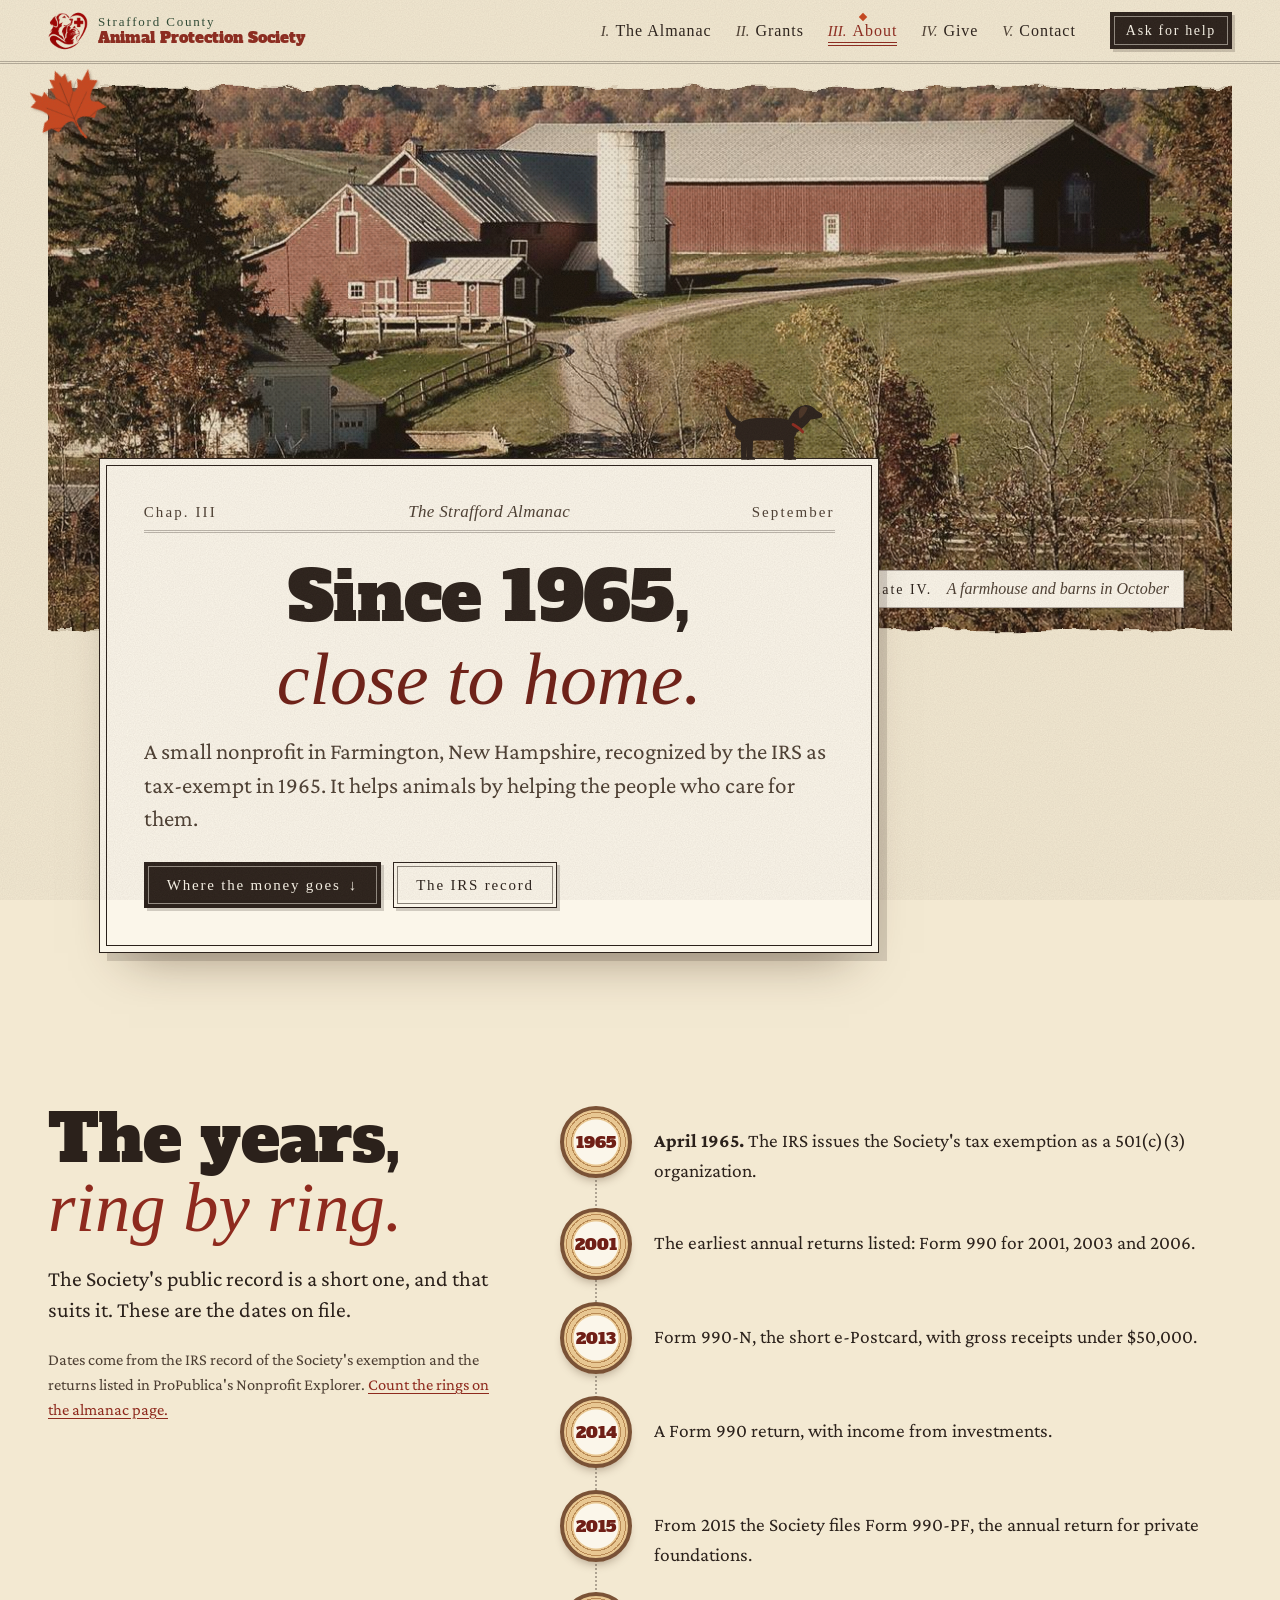
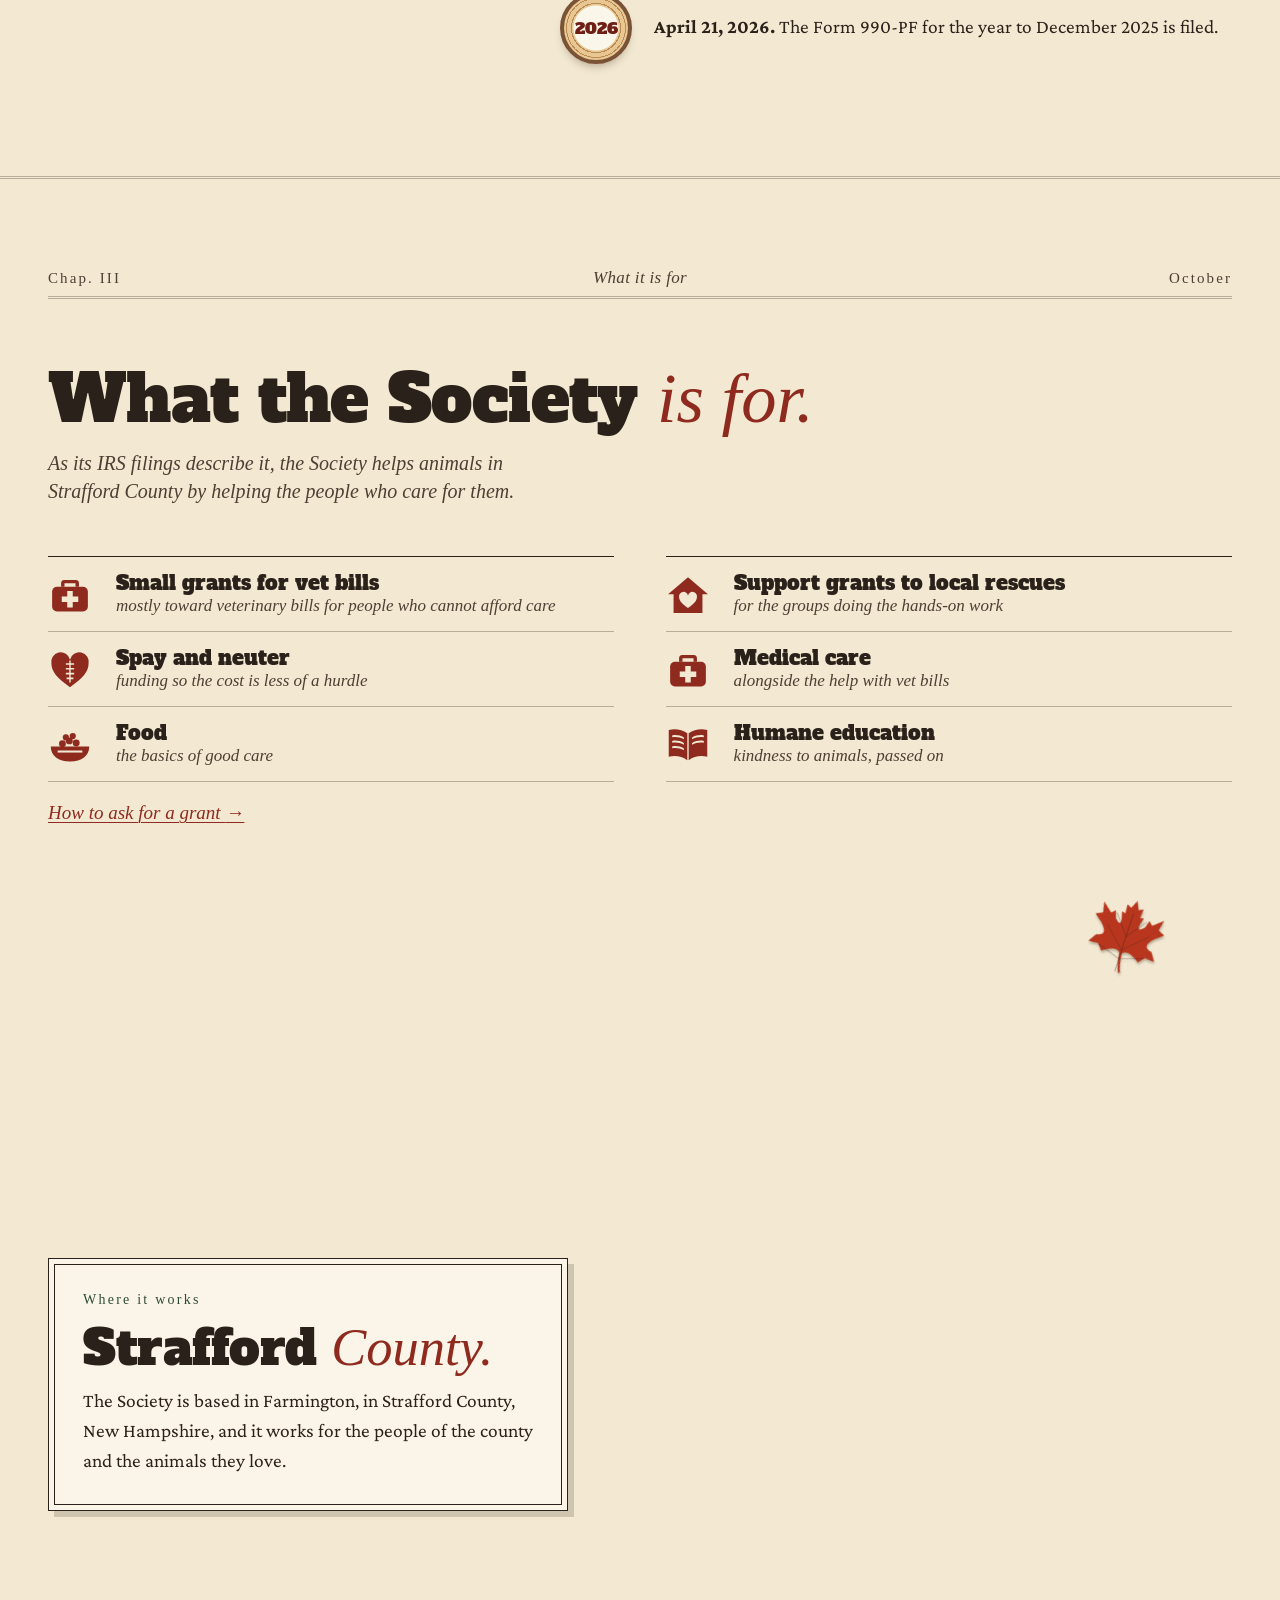
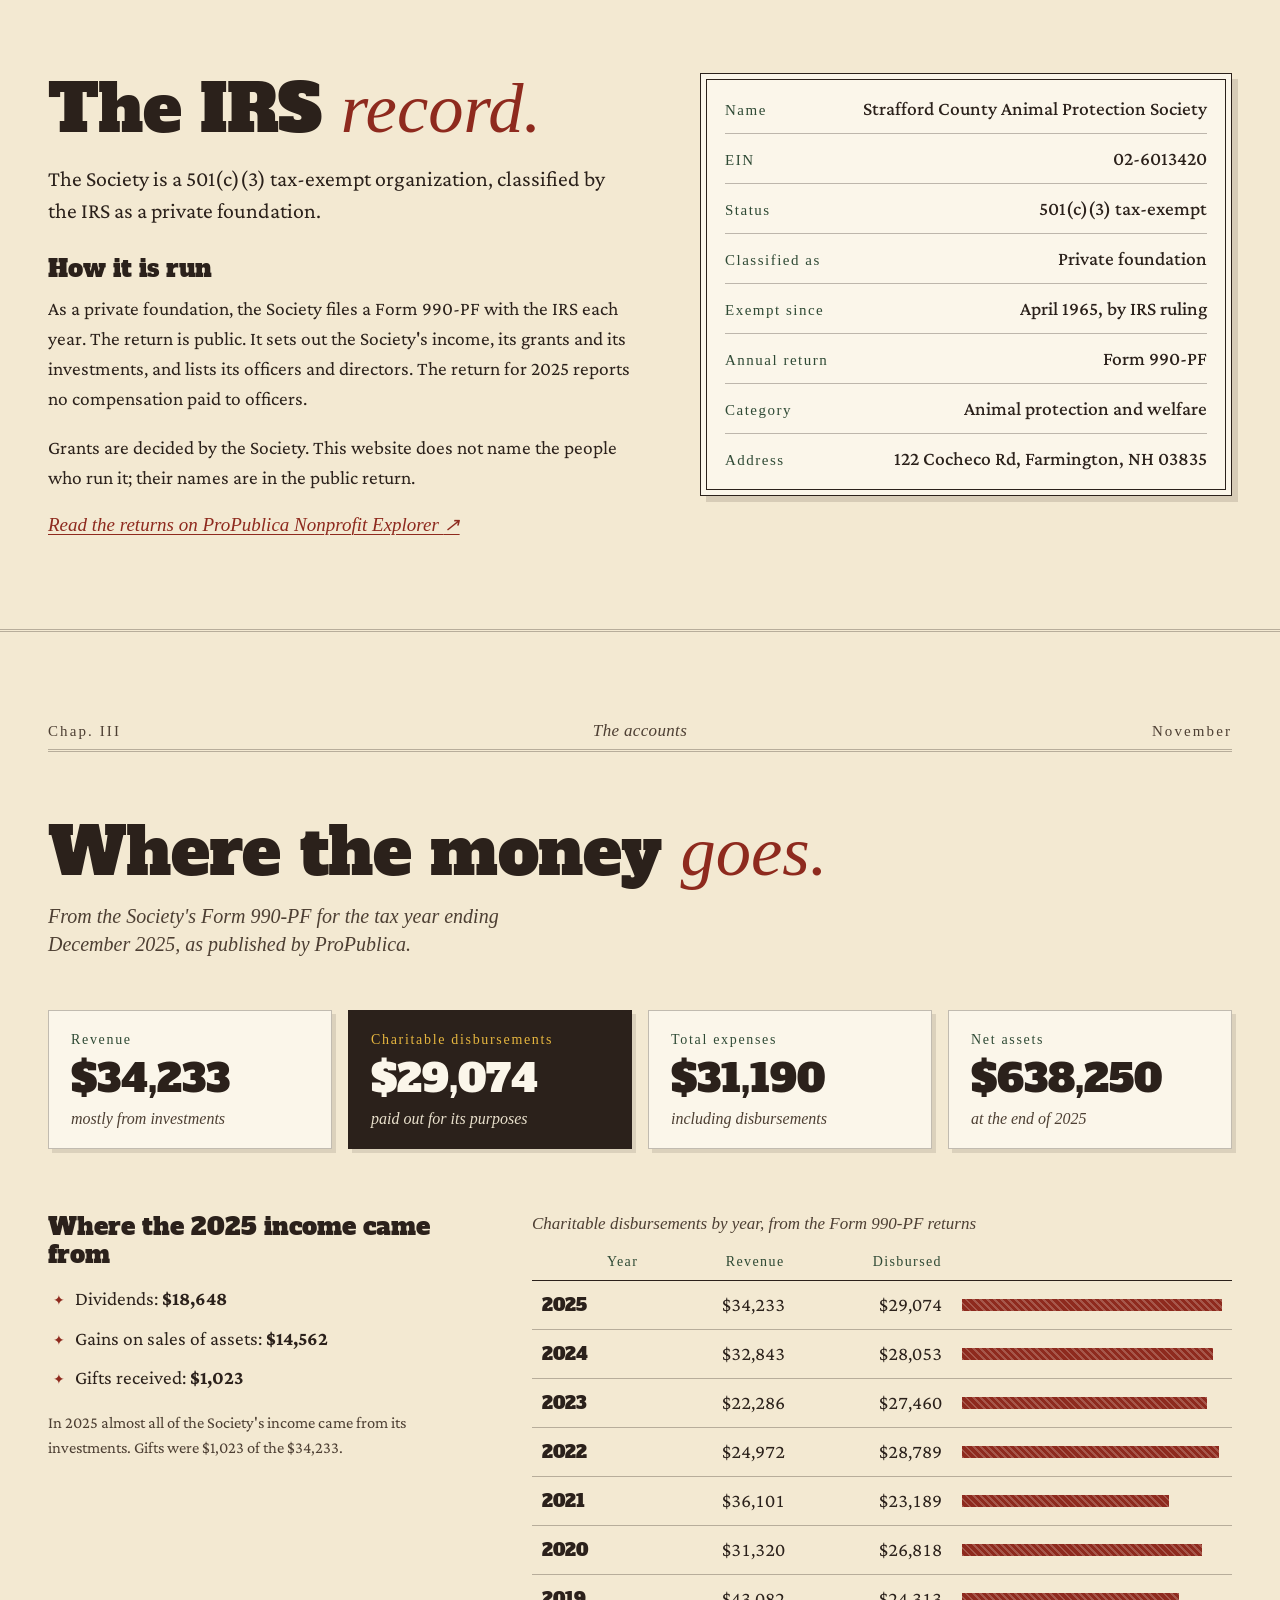
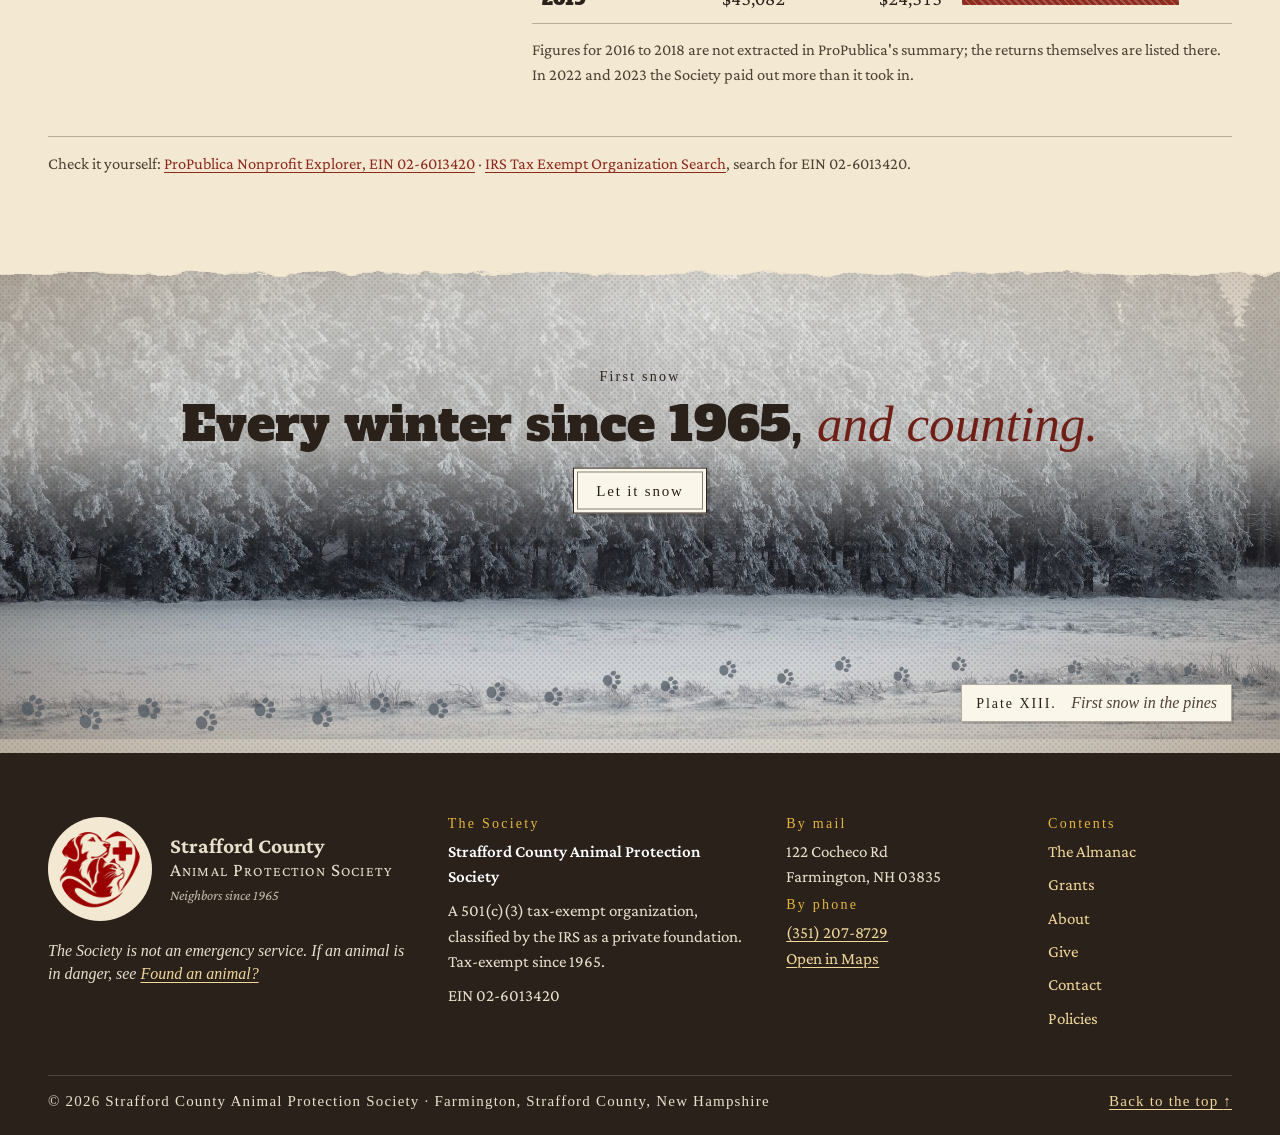
<file: about.html>
<!doctype html>
<html lang="en">
<head>
<meta charset="utf-8">
<meta name="viewport" content="width=device-width, initial-scale=1, viewport-fit=cover">
<title>About the Society · Strafford County Animal Protection Society</title>
<meta name="description" content="The Strafford County Animal Protection Society of Farmington, New Hampshire: tax-exempt since 1965, a 501(c)(3) private foundation, EIN 02-6013420. Its purposes, how it is run, and where the money goes, from its Form 990-PF returns.">
<meta name="theme-color" content="#8e2a1e">
<meta property="og:type" content="website">
<meta property="og:site_name" content="Strafford County Animal Protection Society">
<meta property="og:title" content="About the Society · Strafford County Animal Protection Society">
<meta property="og:description" content="Tax-exempt since 1965. The purposes, the IRS record and where the money goes.">
<meta property="og:image" content="https://straffordcountyaps.com/assets/og-hero-v1.jpg?v=1">
<meta property="og:image:type" content="image/jpeg">
<meta property="og:image:width" content="1800">
<meta property="og:image:height" content="945">
<meta property="og:image:alt" content="An old almanac plate of autumn hills in peak color, under the words Strafford County Animal Protection Society, Neighbors since 1965.">
<meta property="og:locale" content="en_US">
<meta name="twitter:card" content="summary_large_image">
<meta name="twitter:image" content="https://straffordcountyaps.com/assets/og-hero-v1.jpg?v=1">
<link rel="icon" href="assets/brand/scaps-icon-128.png" type="image/png">
<link rel="apple-touch-icon" href="assets/brand/apple-touch-icon.png">
<link rel="preconnect" href="https://fonts.googleapis.com">
<link rel="preconnect" href="https://fonts.gstatic.com" crossorigin>
<link href="https://fonts.googleapis.com/css2?family=Alfa+Slab+One&family=Crimson+Pro:ital,wght@0,400;0,500;0,600;1,400;1,500&family=IM+Fell+English:ital@0;1&family=IM+Fell+English+SC&display=swap" rel="stylesheet">
<link rel="stylesheet" href="assets/style.css">
<script type="application/ld+json">
{"@context":"https://schema.org","@type":"NGO","name":"Strafford County Animal Protection Society","foundingDate":"1965","nonprofitStatus":"Nonprofit501c3","taxID":"02-6013420","identifier":{"@type":"PropertyValue","propertyID":"EIN","value":"02-6013420"},"telephone":"+1-351-207-8729","address":{"@type":"PostalAddress","streetAddress":"122 Cocheco Rd","addressLocality":"Farmington","addressRegion":"NH","postalCode":"03835","addressCountry":"US"},"sameAs":["https://projects.propublica.org/nonprofits/organizations/26013420"]}
</script>
</head>
<body class="chapter">

<!-- @sprites -->
<svg width="0" height="0" style="position:absolute" aria-hidden="true" focusable="false">
  <symbol id="leaf" viewBox="0 0 100 100"><path d="M50,3 L55,14 L61,11 L60,23 L65,22 Q57,46 70,33 L73,23 L78,28 L91,17 L88,31 L97,35 L86,44 Q72,58 88,61 L95,72 L82,71 L75,79 Q58,67 52,74 L51.6,76 Q53,90 57,99 L54.6,100 Q50,90 48.4,76 L48,74 Q42,67 25,79 L18,71 L5,72 L12,61 Q28,58 14,44 L3,35 L12,31 L9,17 L22,28 L27,23 L30,33 Q43,46 35,22 L40,23 L39,11 L45,14 L50,3Z"/></symbol>
  <symbol id="i-vet" viewBox="0 0 64 64"><path d="M24 10h16a5 5 0 0 1 5 5v5h-5v-5H24v5h-5v-5a5 5 0 0 1 5-5z"/><rect x="6" y="20" width="52" height="36" rx="7"/><path class="ko" style="fill:var(--ko,#f3e9d2)" d="M28 26h8v8h8v8h-8v8h-8v-8h-8v-8h8z"/></symbol>
  <symbol id="i-spay" viewBox="0 0 64 64"><path d="M32 57C13 44 5 34 5 23a13 13 0 0 1 27-6 13 13 0 0 1 27 6c0 11-8 21-27 34z"/><path class="ko" style="fill:var(--ko,#f3e9d2)" d="M31 18h2v32h-2zM26 22h12v2.4H26zM26 29h12v2.4H26zM26 36h12v2.4H26zM27 43h10v2.4H27z"/></symbol>
  <symbol id="i-food" viewBox="0 0 64 64"><circle cx="21" cy="30" r="5"/><circle cx="31" cy="26" r="5"/><circle cx="41" cy="29" r="5"/><circle cx="26" cy="21" r="4.5"/><circle cx="36" cy="19" r="4.5"/><path d="M4 34h56c0 13-11 22-28 22S4 47 4 34z"/><path class="ko" style="fill:var(--ko,#f3e9d2)" d="M14 40h36v3H14z"/></symbol>
  <symbol id="i-edu" viewBox="0 0 64 64"><path d="M31 15C23 9 13 8 4 10v39c9-2 19-1 27 5z"/><path d="M33 15c8-6 18-7 27-5v39c-9-2-19-1-27 5z"/><path class="ko" style="fill:var(--ko,#f3e9d2)" d="M9 18c6-1 12 0 17 3v2.6c-5-3-11-4-17-3zM9 26c6-1 12 0 17 3v2.6c-5-3-11-4-17-3zM9 34c6-1 12 0 17 3v2.6c-5-3-11-4-17-3zM55 18c-6-1-12 0-17 3v2.6c5-3 11-4 17-3zM55 26c-6-1-12 0-17 3v2.6c5-3 11-4 17-3z"/></symbol>
  <symbol id="i-rescue" viewBox="0 0 64 64"><path d="M32 6 3 31h8v27h42V31h8z"/><path class="ko" style="fill:var(--ko,#f3e9d2)" d="M32 51c-9-6-13-11-13-16a6.5 6.5 0 0 1 13-2 6.5 6.5 0 0 1 13 2c0 5-4 10-13 16z"/></symbol>
  <symbol id="cat" viewBox="0 0 66 84"><g fill="#2b211b"><path d="M19.5 25.5 17 7.5l10.5 9.2c3.1-.9 7.9-.9 11 0L49 7.5l-2.5 18c2.6 3.4 3.4 8.6 1.4 12.8-1.1 2.3-2.9 4.1-5 5.3C49 50 53.5 61 52.4 72.4c-.4 4.2-2 7.9-4.7 10.6H18.3c-2.7-2.7-4.3-6.4-4.7-10.6C12.5 61 17 50 23.1 43.6c-2.1-1.2-3.9-3-5-5.3-2-4.2-1.2-9.4 1.4-12.8Z"/><path d="M47 82.6c8.6.6 15.6-3 16.6-10.2.7-5-2.3-8.7-6.6-9.4" fill="none" stroke="#2b211b" stroke-width="5.2" stroke-linecap="round"/></g><path d="M26.4 31.2c1.4-1 3-1 4.2.2M35.4 31.4c1.2-1.2 2.8-1.2 4.2-.2" stroke="#e6b63f" stroke-width="1.6" fill="none" stroke-linecap="round"/></symbol>
  <symbol id="pressed" viewBox="0 0 100 100"><use href="#leaf" fill="currentColor"/><path d="M50 99V20M50 70 22 44M50 70l28-26M50 52 30 26M50 52l20-26M50 82 20 72M50 82l30-10" stroke="rgba(43,33,27,.38)" stroke-width="1.1" fill="none" stroke-linecap="round"/></symbol>
  <symbol id="dog-stand" viewBox="-60 -90 150 92"><g fill="#2b211b"><path d="M-38,-44 C-50,-50 -58,-62 -55,-74 C-50,-63 -44,-55 -34,-51 Z"/><g transform="translate(-30 -30)"><path d="M-4.5,0 L4.5,0 L3.6,27 L7,28 L7,31 L-3.8,31 Z"/></g><g transform="translate(28 -30)"><path d="M-4.5,0 L4.5,0 L3.6,27 L7,28 L7,31 L-3.8,31 Z"/></g><path d="M-42,-38 C-42,-52 -22,-57 0,-56 C20,-56 33,-55 39,-48 C45,-41 42,-29 33,-26 L-34,-25 C-41,-27 -43,-32 -42,-38 Z"/><path d="M28,-46 C32,-60 40,-71 51,-73 C59,-75 65,-71 69,-66 L76,-62 C79,-58 75,-55 68,-55 L61,-54 C57,-48 50,-42 42,-36 Z"/><path d="M52,-72 C45,-71 43,-62 46,-55 C51,-58 55,-64 57,-70 Z" fill="#4a3426"/><g transform="translate(-22 -30)"><path d="M-4.5,0 L4.5,0 L3.6,27 L7,28 L7,31 L-3.8,31 Z"/></g><g transform="translate(34 -30)"><path d="M-4.5,0 L4.5,0 L3.6,27 L7,28 L7,31 L-3.8,31 Z"/></g><path d="M37,-47 C42,-44 47,-41 50,-37" stroke="#8e2a1e" stroke-width="4" fill="none" stroke-linecap="round"/></g></symbol>
  <symbol id="paw" viewBox="0 0 30 30"><ellipse cx="15" cy="19.5" rx="7" ry="6"/><ellipse cx="6.5" cy="11.5" rx="2.8" ry="3.6" transform="rotate(-22 6.5 11.5)"/><ellipse cx="11.6" cy="6.6" rx="2.8" ry="3.6" transform="rotate(-7 11.6 6.6)"/><ellipse cx="18.4" cy="6.6" rx="2.8" ry="3.6" transform="rotate(7 18.4 6.6)"/><ellipse cx="23.5" cy="11.5" rx="2.8" ry="3.6" transform="rotate(22 23.5 11.5)"/></symbol>
</svg>
  <symbol id="i-mail" viewBox="0 0 64 64"><path d="M6 14h52v36H6z"/><path class="ko" style="fill:var(--ko,#f3e9d2)" d="M10 18h44L32 36zM10 22l14 12-14 12zM54 22v24L40 34zM27 37l5 4 5-4 15 9H12z"/></symbol>
  <symbol id="i-map" viewBox="0 0 64 64"><path d="M32 4C21 4 13 12 13 23c0 14 19 36 19 36s19-22 19-36C51 12 43 4 32 4z"/><circle class="ko" style="fill:var(--ko,#f3e9d2)" cx="32" cy="23" r="7"/></symbol>
<!-- /@sprites -->

<!-- @bar -->
<a class="skip" href="#main">Skip to content</a>
<canvas class="drift" data-drift aria-hidden="true"></canvas>
<header class="bar" data-bar>
  <a class="bar-brand" href="index.html" aria-label="Strafford County Animal Protection Society, the almanac home page">
    <img src="assets/brand/scaps-logo-120.webp" alt="" width="40" height="40">
    <span class="bar-name"><b>Strafford County</b><span>Animal Protection Society</span></span>
  </a>
  <nav class="bar-nav" aria-label="Contents">
    <ol>
      <li><a href="index.html" data-page="index"><i>I.</i>The Almanac</a></li>
      <li><a href="grants.html" data-page="grants"><i>II.</i>Grants</a></li>
      <li><a href="about.html" data-page="about" aria-current="page"><i>III.</i>About</a></li>
      <li><a href="give.html" data-page="give"><i>IV.</i>Give</a></li>
      <li><a href="contact.html" data-page="contact"><i>V.</i>Contact</a></li>
    </ol>
  </nav>
  <p class="bar-month"><svg aria-hidden="true"><use href="#leaf"/></svg><span data-month>September</span></p>
  <a class="btn btn-ink btn-bar" href="grants.html#ask">Ask for help</a>
  <button class="bar-toggle" type="button" aria-expanded="false" aria-controls="contents-panel" data-toggle><span class="bar-toggle-ico" aria-hidden="true"><i></i><i></i><i></i></span><span class="bar-toggle-t">Contents</span></button>
</header>
<div class="contents" id="contents-panel" data-contents hidden>
  <nav class="contents-page" aria-label="Contents">
    <p class="contents-head" aria-hidden="true"><span>The Strafford Almanac</span><b>Contents</b></p>
    <ol>
      <li><a href="index.html" data-page="index"><span class="c-no">Chap. I</span><span class="c-t">The Almanac</span><span class="c-dots" aria-hidden="true"></span><span class="c-d">the year at a glance</span></a></li>
      <li><a href="grants.html" data-page="grants"><span class="c-no">Chap. II</span><span class="c-t">Grants</span><span class="c-dots" aria-hidden="true"></span><span class="c-d">how to ask for help</span></a></li>
      <li><a href="about.html" data-page="about" aria-current="page"><span class="c-no">Chap. III</span><span class="c-t">About</span><span class="c-dots" aria-hidden="true"></span><span class="c-d">since 1965, and the money</span></a></li>
      <li><a href="give.html" data-page="give"><span class="c-no">Chap. IV</span><span class="c-t">Give</span><span class="c-dots" aria-hidden="true"></span><span class="c-d">gifts by mail</span></a></li>
      <li><a href="contact.html" data-page="contact"><span class="c-no">Chap. V</span><span class="c-t">Contact</span><span class="c-dots" aria-hidden="true"></span><span class="c-d">write to us, found an animal</span></a></li>
      <li><a href="policies.html" data-page="policies"><span class="c-no">Appendix</span><span class="c-t">Policies</span><span class="c-dots" aria-hidden="true"></span><span class="c-d">privacy, access, concerns</span></a></li>
    </ol>
    <div class="contents-acts">
      <a class="btn btn-ink" href="grants.html#ask">Ask for help</a>
      <a class="btn btn-ghost" href="give.html">Give by mail</a>
    </div>
    <p class="contents-foot">By mail: 122 Cocheco Rd, Farmington, NH 03835. By phone: <a href="tel:+13512078729">(351) 207-8729</a></p>
  </nav>
</div>
<!-- /@bar -->

<main id="main">

<!-- ======================================================= OPENER: title page over a full plate -->
<section class="opener" id="top" data-scene="hero" data-month="September" data-paper="#f3e9d2" aria-labelledby="page-h" data-gust-plate>
  <div class="opener-plate photo deckle-tb">
    <img class="layer" data-depth=".2" src="assets/photo/farm.jpg" data-ai="assets/ai/farmhouse-barn.jpg" data-ai-sizes="(max-width: 700px) 200vw, 100vw" data-ai-alt="A white clapboard farmhouse and a red barn behind old stone walls, maples turning in October." alt="A white farmhouse beside red barns and a tall silo, a gravel drive curving past green pasture, wooded hills in fall color behind." width="1200" height="751" fetchpriority="high">
    <p class="plate-cap plate-tab"><span>Plate IV.</span><span>A farmhouse and barns in October</span></p>
  </div>
  <div class="opener-sheet" data-depth="-.05">
    <p class="almanac-head" aria-hidden="true"><span>Chap. III</span><span>The Strafford Almanac</span><span>September</span></p>
    <h1 id="page-h" class="opener-h">Since 1965, <em>close to home.</em></h1>
    <p class="opener-lede">A small nonprofit in Farmington, New Hampshire, recognized by the IRS as tax-exempt in 1965. It helps animals by helping the people who care for them.</p>
    <div class="opener-acts">
      <a class="btn btn-ink" href="#money">Where the money goes <span aria-hidden="true">↓</span></a>
      <a class="btn btn-ghost" href="#record">The IRS record</a>
    </div>
    <svg class="opener-animal opener-dog" data-depth="-.1" viewBox="0 0 150 92" aria-hidden="true"><use href="#dog-stand"/></svg>
  </div>
  <svg class="pressed-leaf opener-leaf" data-depth="-.26" viewBox="0 0 100 100" aria-hidden="true"><use href="#pressed"/></svg>
</section>

<!-- ======================================================= THE YEARS -->
<section class="chap-sec" id="history" data-month="September" data-paper="#f3e9d2" aria-labelledby="years-h">
  <div class="wrap years-grid">
    <div>
      <h2 id="years-h">The years, <em>ring by ring.</em></h2>
      <p class="lede-sm">The Society's public record is a short one, and that suits it. These are the dates on file.</p>
      <p class="small">Dates come from the IRS record of the Society's exemption and the returns listed in ProPublica's Nonprofit Explorer. <a href="index.html#who">Count the rings on the almanac page.</a></p>
    </div>
    <ol class="years">
      <li><span class="y">1965</span><p><b>April 1965.</b> The IRS issues the Society's tax exemption as a 501(c)(3) organization.</p></li>
      <li><span class="y">2001</span><p>The earliest annual returns listed: Form 990 for 2001, 2003 and 2006.</p></li>
      <li><span class="y">2013</span><p>Form 990-N, the short e-Postcard, with gross receipts under $50,000.</p></li>
      <li><span class="y">2014</span><p>A Form 990 return, with income from investments.</p></li>
      <li><span class="y">2015</span><p>From 2015 the Society files Form 990-PF, the annual return for private foundations.</p></li>
      <li><span class="y">2026</span><p><b>April 21, 2026.</b> The Form 990-PF for the year to December 2025 is filed.</p></li>
    </ol>
  </div>
</section>

<!-- ======================================================= PURPOSES -->
<section class="chap-sec chap-sec--rule" id="purposes" data-month="October" data-paper="#f1e3c6" aria-labelledby="purp-h">
  <div class="wrap">
    <header class="almanac-head" aria-hidden="true"><span>Chap. III</span><span>What it is for</span><span>October</span></header>
    <div class="sec-head">
      <h2 id="purp-h">What the Society <em>is for.</em></h2>
      <p>As its IRS filings describe it, the Society helps animals in Strafford County by helping the people who care for them.</p>
    </div>
    <ul class="purpose-list purpose-list--wide">
      <li><svg aria-hidden="true"><use href="#i-vet"/></svg><b>Small grants for vet bills</b><span>mostly toward veterinary bills for people who cannot afford care</span></li>
      <li><svg aria-hidden="true"><use href="#i-rescue"/></svg><b>Support grants to local rescues</b><span>for the groups doing the hands-on work</span></li>
      <li><svg aria-hidden="true"><use href="#i-spay"/></svg><b>Spay and neuter</b><span>funding so the cost is less of a hurdle</span></li>
      <li><svg aria-hidden="true"><use href="#i-vet"/></svg><b>Medical care</b><span>alongside the help with vet bills</span></li>
      <li><svg aria-hidden="true"><use href="#i-food"/></svg><b>Food</b><span>the basics of good care</span></li>
      <li><svg aria-hidden="true"><use href="#i-edu"/></svg><b>Humane education</b><span>kindness to animals, passed on</span></li>
    </ul>
    <p class="more"><a href="grants.html">How to ask for a grant <span aria-hidden="true">→</span></a></p>
  </div>
</section>

<!-- ======================================================= MILL BAND (parallax) -->
<section class="mill mill--band" data-month="October" data-paper="#e7dfd4" aria-labelledby="area-h" data-scene="band">
  <div class="scene scene-mill photo deckle-tb">
    <img class="layer" data-depth=".16" src="assets/photo/mill.jpg" srcset="assets/photo/mill-1100.jpg 1100w, assets/photo/mill.jpg 2000w" sizes="(max-width: 700px) 210vw, 100vw" data-ai="assets/ai/brick-mills.jpg" data-ai-alt="Brick textile mills with tall arched windows beside a river in Strafford County, New Hampshire, late autumn." alt="Brick mill buildings with rows of arched windows and a stair tower on a riverbank, a wooded hill behind with a few trees turning yellow." width="2000" height="1354" loading="lazy" decoding="async">
    <p class="plate-cap plate-tab"><span>Plate IX.</span><span>Brick mills along the river</span></p>
  </div>
  <svg class="pressed-leaf mill-leaf" data-depth="-.2" viewBox="0 0 100 100" aria-hidden="true"><use href="#pressed"/></svg>
  <div class="mill-copy" data-depth="-.06">
    <p class="card-tag">Where it works</p>
    <h2 id="area-h">Strafford <em>County.</em></h2>
    <p>The Society is based in Farmington, in Strafford County, New Hampshire, and it works for the people of the county and the animals they love.</p>
  </div>
</section>

<!-- ======================================================= THE RECORD -->
<section class="chap-sec" id="record" data-month="October" data-paper="#efe2c8" aria-labelledby="rec-h">
  <div class="wrap record-grid">
    <div>
      <h2 id="rec-h">The IRS <em>record.</em></h2>
      <p class="lede-sm">The Society is a 501(c)(3) tax-exempt organization, classified by the IRS as a private foundation.</p>
      <h3 class="h-sm">How it is run</h3>
      <p>As a private foundation, the Society files a Form 990-PF with the IRS each year. The return is public. It sets out the Society's income, its grants and its investments, and lists its officers and directors. The return for 2025 reports no compensation paid to officers.</p>
      <p>Grants are decided by the Society. This website does not name the people who run it; their names are in the public return.</p>
      <p class="more"><a href="https://projects.propublica.org/nonprofits/organizations/26013420" target="_blank" rel="noopener">Read the returns on ProPublica Nonprofit&nbsp;Explorer&nbsp;<span aria-hidden="true">↗</span><span class="vh"> (opens in a new tab)</span></a></p>
    </div>
    <dl class="ledger ledger--card">
      <div><dt>Name</dt><dd>Strafford County Animal Protection Society</dd></div>
      <div><dt>EIN</dt><dd>02-6013420</dd></div>
      <div><dt>Status</dt><dd>501(c)(3) tax-exempt</dd></div>
      <div><dt>Classified as</dt><dd>Private foundation</dd></div>
      <div><dt>Exempt since</dt><dd>April 1965, by IRS ruling</dd></div>
      <div><dt>Annual return</dt><dd>Form 990-PF</dd></div>
      <div><dt>Category</dt><dd>Animal protection and welfare</dd></div>
      <div><dt>Address</dt><dd>122 Cocheco Rd, Farmington, NH 03835</dd></div>
    </dl>
  </div>
</section>

<!-- ======================================================= THE MONEY -->
<section class="chap-sec chap-sec--rule" id="money" data-month="November" data-paper="#ece0cb" aria-labelledby="money-h">
  <div class="wrap">
    <header class="almanac-head" aria-hidden="true"><span>Chap. III</span><span>The accounts</span><span>November</span></header>
    <div class="sec-head">
      <h2 id="money-h">Where the money <em>goes.</em></h2>
      <p>From the Society's Form 990-PF for the tax year ending December 2025, as published by ProPublica.</p>
    </div>
    <div class="money-tiles">
      <div class="tile"><p class="tile-k">Revenue</p><p class="tile-v">$34,233</p><p class="tile-s">mostly from investments</p></div>
      <div class="tile tile--hi"><p class="tile-k">Charitable disbursements</p><p class="tile-v">$29,074</p><p class="tile-s">paid out for its purposes</p></div>
      <div class="tile"><p class="tile-k">Total expenses</p><p class="tile-v">$31,190</p><p class="tile-s">including disbursements</p></div>
      <div class="tile"><p class="tile-k">Net assets</p><p class="tile-v">$638,250</p><p class="tile-s">at the end of 2025</p></div>
    </div>
    <div class="money-split">
      <div>
        <h3 class="h-sm">Where the 2025 income came from</h3>
        <ul class="plain-list">
          <li>Dividends: <b>$18,648</b></li>
          <li>Gains on sales of assets: <b>$14,562</b></li>
          <li>Gifts received: <b>$1,023</b></li>
        </ul>
        <p class="small">In 2025 almost all of the Society's income came from its investments. Gifts were $1,023 of the $34,233.</p>
      </div>
      <div class="ledger-table-wrap">
        <table class="ledger-table">
          <caption>Charitable disbursements by year, from the Form 990-PF returns</caption>
          <thead><tr><th scope="col">Year</th><th scope="col">Revenue</th><th scope="col">Disbursed</th><th scope="col" class="bar-col"><span class="vh">Disbursed, drawn to scale</span></th></tr></thead>
          <tbody>
            <tr><th scope="row">2025</th><td>$34,233</td><td>$29,074</td><td class="bar-col"><i style="--w:1"></i></td></tr>
            <tr><th scope="row">2024</th><td>$32,843</td><td>$28,053</td><td class="bar-col"><i style="--w:.965"></i></td></tr>
            <tr><th scope="row">2023</th><td>$22,286</td><td>$27,460</td><td class="bar-col"><i style="--w:.944"></i></td></tr>
            <tr><th scope="row">2022</th><td>$24,972</td><td>$28,789</td><td class="bar-col"><i style="--w:.99"></i></td></tr>
            <tr><th scope="row">2021</th><td>$36,101</td><td>$23,189</td><td class="bar-col"><i style="--w:.798"></i></td></tr>
            <tr><th scope="row">2020</th><td>$31,320</td><td>$26,818</td><td class="bar-col"><i style="--w:.922"></i></td></tr>
            <tr><th scope="row">2019</th><td>$43,082</td><td>$24,313</td><td class="bar-col"><i style="--w:.836"></i></td></tr>
          </tbody>
        </table>
        <p class="small">Figures for 2016 to 2018 are not extracted in ProPublica's summary; the returns themselves are listed there. In 2022 and 2023 the Society paid out more than it took in.</p>
      </div>
    </div>
    <p class="sources">Check it yourself: <a href="https://projects.propublica.org/nonprofits/organizations/26013420" target="_blank" rel="noopener">ProPublica Nonprofit Explorer, EIN 02-6013420<span class="vh"> (opens in a new tab)</span></a> &middot; <a href="https://apps.irs.gov/app/eos/" target="_blank" rel="noopener">IRS Tax Exempt Organization Search<span class="vh"> (opens in a new tab)</span></a>, search for EIN 02-6013420.</p>
  </div>
</section>

</main>

<!-- @foot -->
<footer class="snow snow--short" data-month="First snow" data-paper="#f4f4f0">
  <div class="scene scene-snow photo deckle-t" data-scene="snow">
    <img class="layer" data-depth=".08" src="assets/photo/snow.jpg" srcset="assets/photo/snow-1200.jpg 1200w, assets/photo/snow.jpg 2400w" sizes="(max-width: 700px) 250vw, 100vw" data-ai="assets/ai/first-snow-pines.jpg" data-ai-alt="First snow on white pines beside a split-rail fence at the edge of a field." alt="A line of snow-covered fir trees at the edge of a snowy field under a pale winter sky." width="2400" height="1600" loading="lazy" decoding="async">
    <svg class="paw-trail" viewBox="0 0 1600 200" preserveAspectRatio="xMidYMax slice" aria-hidden="true"><g fill="#4d5862"><use href="#paw" width="30" height="30" transform="translate(40 143) rotate(70) scale(1.25) translate(-15 -15)"/><use href="#paw" width="30" height="30" transform="translate(112 159) rotate(71) scale(1.22) translate(-15 -15)"/><use href="#paw" width="30" height="30" transform="translate(185 146) rotate(72) scale(1.20) translate(-15 -15)"/><use href="#paw" width="30" height="30" transform="translate(257 161) rotate(74) scale(1.17) translate(-15 -15)"/><use href="#paw" width="30" height="30" transform="translate(330 145) rotate(77) scale(1.15) translate(-15 -15)"/><use href="#paw" width="30" height="30" transform="translate(402 156) rotate(80) scale(1.12) translate(-15 -15)"/><use href="#paw" width="30" height="30" transform="translate(474 138) rotate(82) scale(1.09) translate(-15 -15)"/><use href="#paw" width="30" height="30" transform="translate(547 145) rotate(84) scale(1.07) translate(-15 -15)"/><use href="#paw" width="30" height="30" transform="translate(619 124) rotate(86) scale(1.04) translate(-15 -15)"/><use href="#paw" width="30" height="30" transform="translate(691 130) rotate(86) scale(1.01) translate(-15 -15)"/><use href="#paw" width="30" height="30" transform="translate(764 109) rotate(85) scale(0.99) translate(-15 -15)"/><use href="#paw" width="30" height="30" transform="translate(836 116) rotate(84) scale(0.96) translate(-15 -15)"/><use href="#paw" width="30" height="30" transform="translate(909 96) rotate(81) scale(0.94) translate(-15 -15)"/><use href="#paw" width="30" height="30" transform="translate(981 106) rotate(79) scale(0.91) translate(-15 -15)"/><use href="#paw" width="30" height="30" transform="translate(1053 90) rotate(76) scale(0.88) translate(-15 -15)"/><use href="#paw" width="30" height="30" transform="translate(1126 103) rotate(73) scale(0.86) translate(-15 -15)"/><use href="#paw" width="30" height="30" transform="translate(1198 90) rotate(71) scale(0.83) translate(-15 -15)"/><use href="#paw" width="30" height="30" transform="translate(1270 105) rotate(70) scale(0.80) translate(-15 -15)"/><use href="#paw" width="30" height="30" transform="translate(1343 94) rotate(70) scale(0.78) translate(-15 -15)"/><use href="#paw" width="30" height="30" transform="translate(1415 109) rotate(71) scale(0.75) translate(-15 -15)"/><use href="#paw" width="30" height="30" transform="translate(1488 96) rotate(73) scale(0.73) translate(-15 -15)"/><use href="#paw" width="30" height="30" transform="translate(1560 110) rotate(75) scale(0.70) translate(-15 -15)"/></g></svg>
    <div class="snow-copy" data-depth="-.06">
      <p class="card-tag">First snow</p>
      <p class="snow-line">Every winter since 1965, <em>and counting.</em></p>
      <button class="btn btn-ghost" type="button" data-flurry>Let it snow</button>
    </div>
    <p class="plate-cap plate-tab"><span>Plate XIII.</span><span>First snow in the pines</span></p>
  </div>
  <div class="foot">
    <div class="wrap foot-grid">
      <div class="foot-id">
        <div class="foot-mark"><img src="assets/brand/scaps-logo-400.webp" alt="Strafford County Animal Protection Society logo" width="120" height="120" loading="lazy"><p class="foot-name"><b>Strafford County</b><span>Animal Protection Society</span><i>Neighbors since 1965</i></p></div>
        <p class="foot-not">The Society is not an emergency service. If an animal is in danger, see <a href="contact.html#found">Found an animal?</a></p>
      </div>
      <div class="foot-legal">
        <span class="foot-k">The Society</span>
        <p><b>Strafford County Animal Protection Society</b></p>
        <p>A 501(c)(3) tax-exempt organization, classified by the IRS as a private foundation. Tax-exempt since 1965.</p>
        <p>EIN 02-6013420</p>
      </div>
      <div class="foot-addr">
        <span class="foot-k">By mail</span>
        <address>122 Cocheco Rd<br>Farmington, NH 03835</address>
        <p class="foot-tel"><span class="foot-k">By phone</span> <a href="tel:+13512078729">(351) 207-8729</a></p>
        <p><a href="https://www.google.com/maps/search/?api=1&amp;query=122%20Cocheco%20Rd%2C%20Farmington%2C%20NH%2003835" rel="noopener" target="_blank">Open in Maps<span class="vh"> (opens in a new tab)</span></a></p>
      </div>
      <nav class="foot-nav" aria-label="Footer">
        <span class="foot-k">Contents</span>
        <ul>
          <li><a href="index.html">The Almanac</a></li>
          <li><a href="grants.html">Grants</a></li>
          <li><a href="about.html">About</a></li>
          <li><a href="give.html">Give</a></li>
          <li><a href="contact.html">Contact</a></li>
          <li><a href="policies.html">Policies</a></li>
        </ul>
      </nav>
    </div>
    <div class="wrap foot-base">
      <p>&copy; <span data-year>2026</span> Strafford County Animal Protection Society &middot; Farmington, Strafford County, New Hampshire</p>
      <a href="#top">Back to the top <span aria-hidden="true">↑</span></a>
    </div>
  </div>
</footer>
<!-- /@foot -->

<script src="assets/app.js" defer></script>
</body>
</html>
</file>
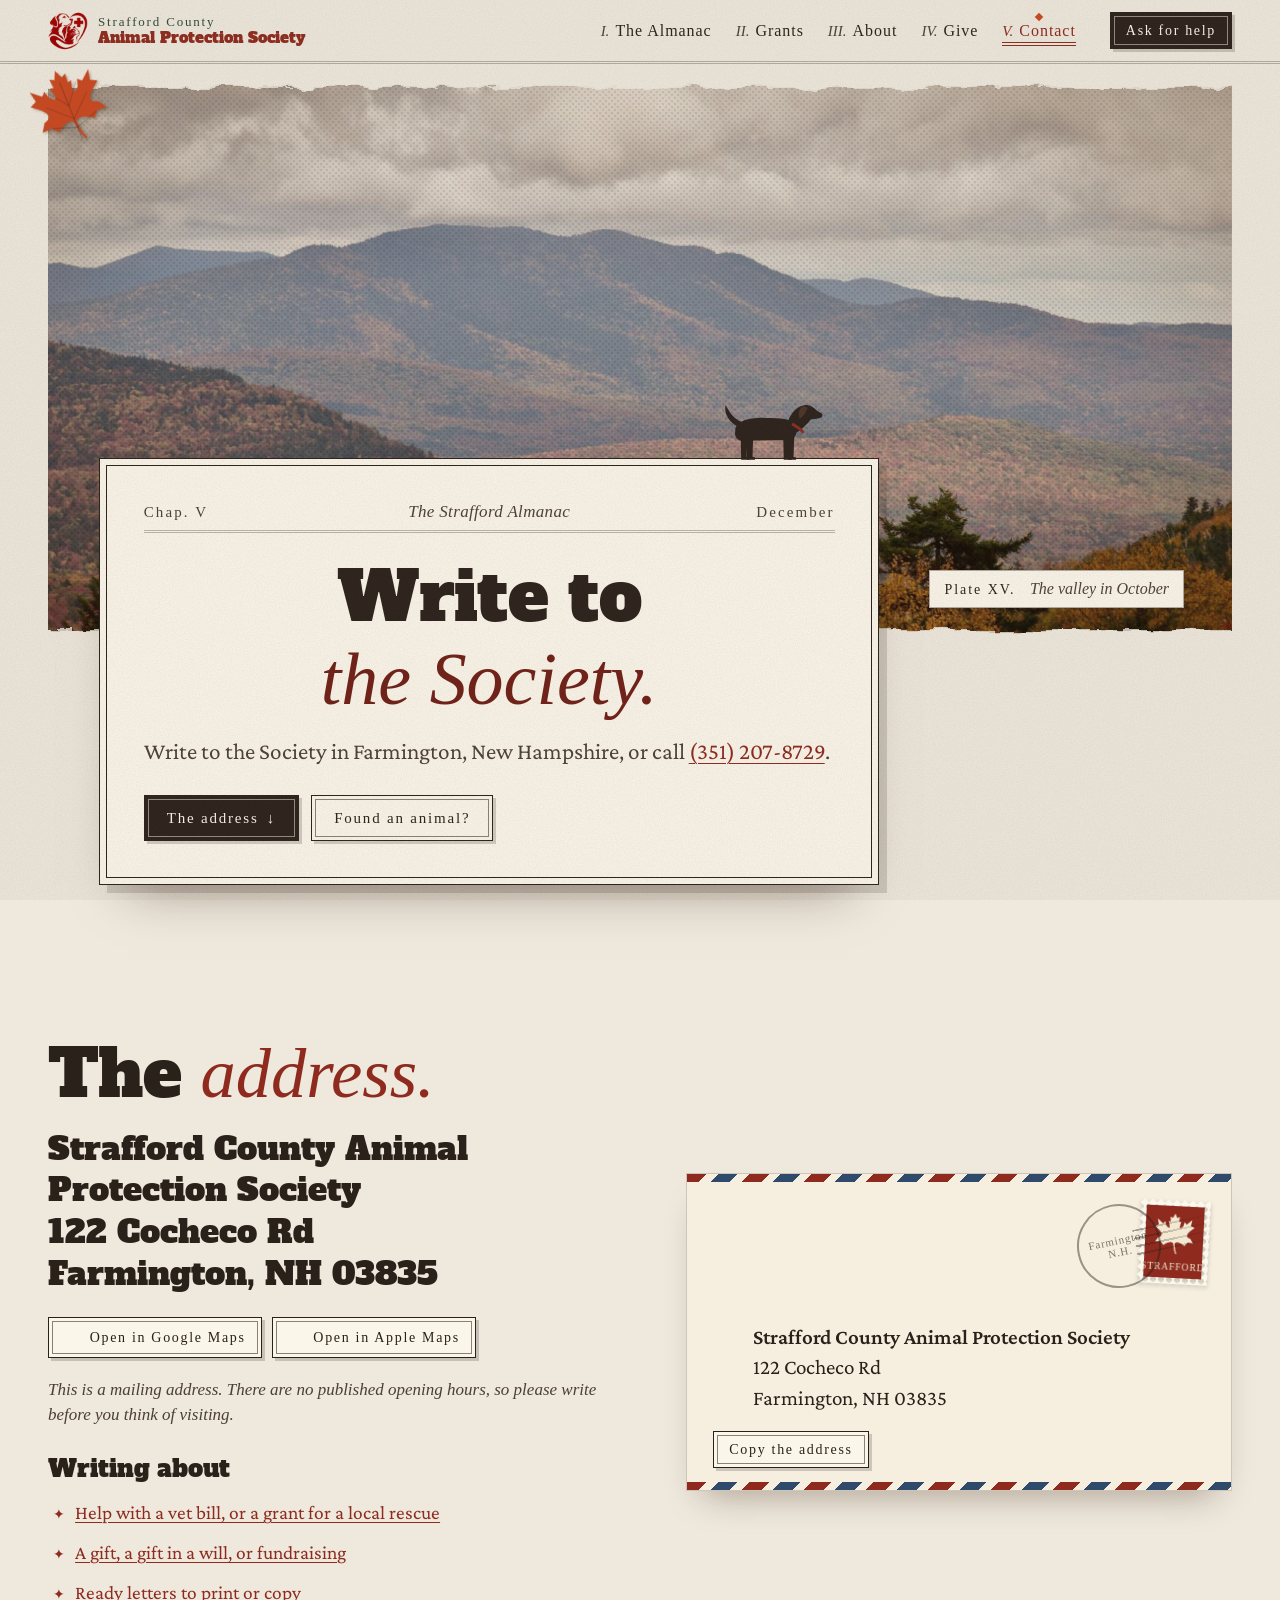
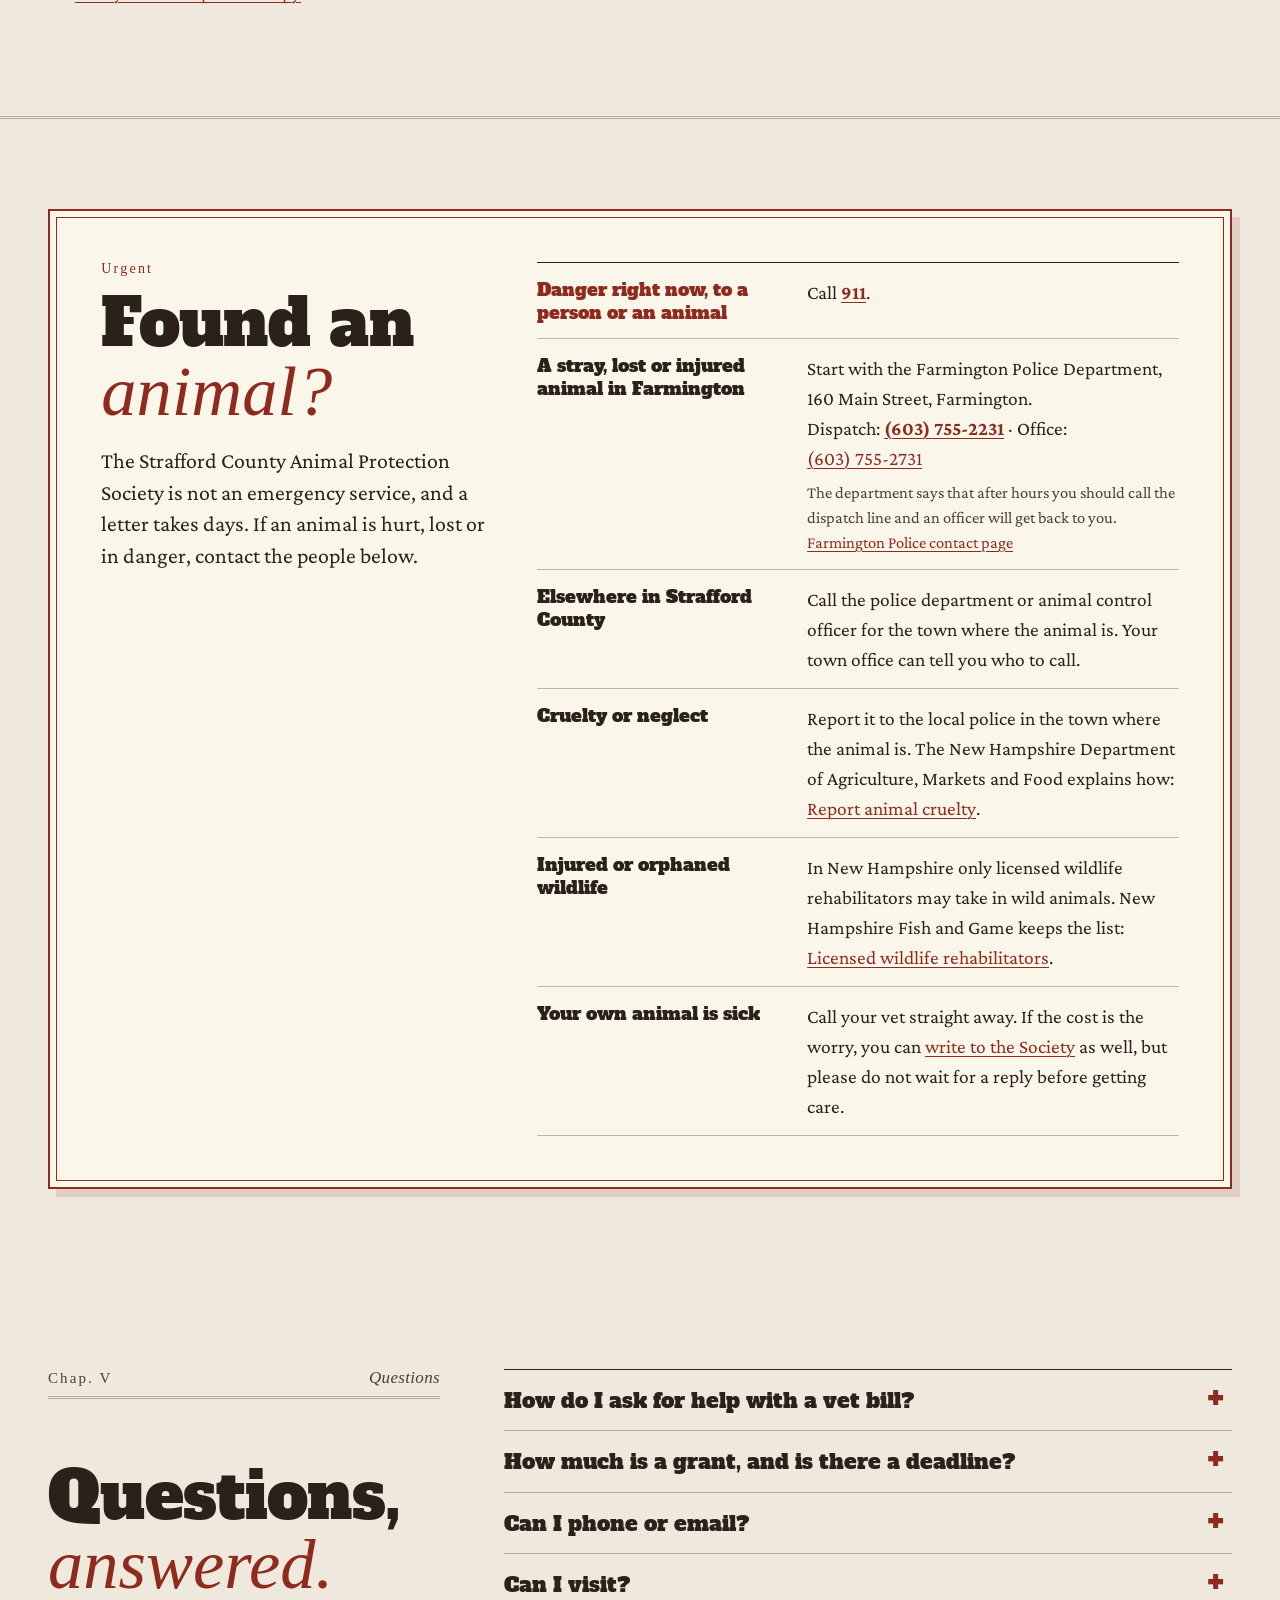
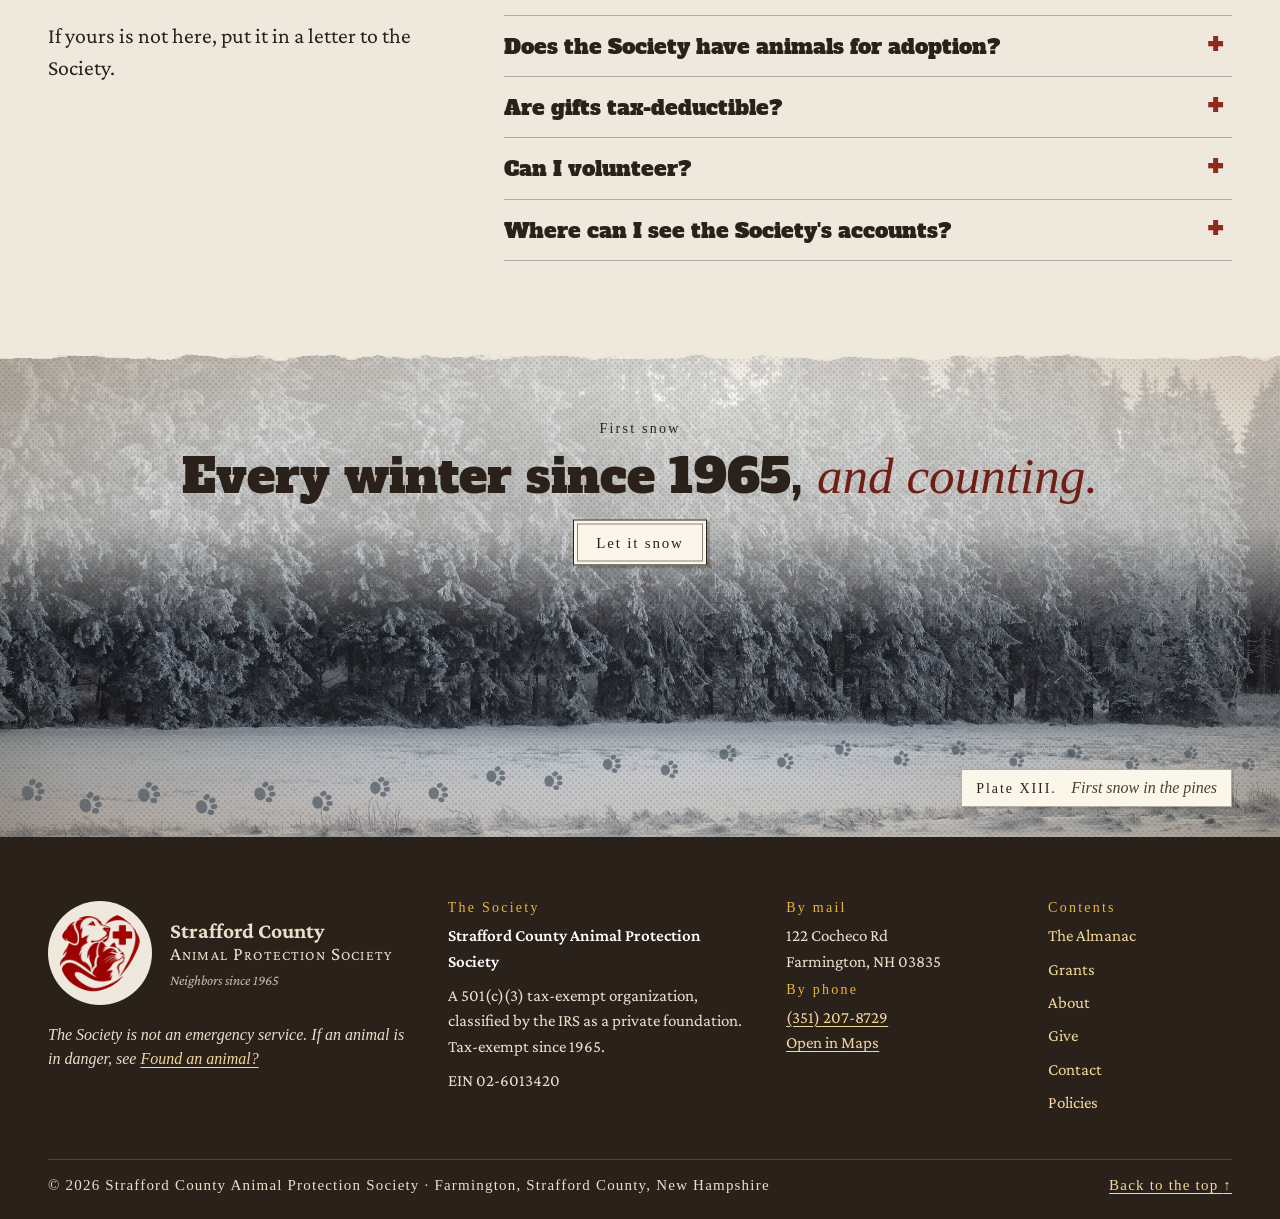
<file: contact.html>
<!doctype html>
<html lang="en">
<head>
<meta charset="utf-8">
<meta name="viewport" content="width=device-width, initial-scale=1, viewport-fit=cover">
<title>Contact · Strafford County Animal Protection Society</title>
<meta name="description" content="Write to the Strafford County Animal Protection Society at 122 Cocheco Rd, Farmington, NH 03835. Found an animal in trouble? Who to call in Farmington and New Hampshire, and answers to common questions.">
<meta name="theme-color" content="#8e2a1e">
<meta property="og:type" content="website">
<meta property="og:site_name" content="Strafford County Animal Protection Society">
<meta property="og:title" content="Contact · Strafford County Animal Protection Society">
<meta property="og:description" content="Write to the Society in Farmington, New Hampshire, or call (351) 207-8729. Found an animal? Who to call.">
<meta property="og:image" content="https://straffordcountyaps.com/assets/og-hero-v1.jpg?v=1">
<meta property="og:image:type" content="image/jpeg">
<meta property="og:image:width" content="1800">
<meta property="og:image:height" content="945">
<meta property="og:image:alt" content="An old almanac plate of autumn hills in peak color, under the words Strafford County Animal Protection Society, Neighbors since 1965.">
<meta property="og:locale" content="en_US">
<meta name="twitter:card" content="summary_large_image">
<meta name="twitter:image" content="https://straffordcountyaps.com/assets/og-hero-v1.jpg?v=1">
<link rel="icon" href="assets/brand/scaps-icon-128.png" type="image/png">
<link rel="apple-touch-icon" href="assets/brand/apple-touch-icon.png">
<link rel="preconnect" href="https://fonts.googleapis.com">
<link rel="preconnect" href="https://fonts.gstatic.com" crossorigin>
<link href="https://fonts.googleapis.com/css2?family=Alfa+Slab+One&family=Crimson+Pro:ital,wght@0,400;0,500;0,600;1,400;1,500&family=IM+Fell+English:ital@0;1&family=IM+Fell+English+SC&display=swap" rel="stylesheet">
<link rel="stylesheet" href="assets/style.css">
<script type="application/ld+json">
{"@context":"https://schema.org","@type":"NGO","name":"Strafford County Animal Protection Society","nonprofitStatus":"Nonprofit501c3","taxID":"02-6013420","identifier":{"@type":"PropertyValue","propertyID":"EIN","value":"02-6013420"},"telephone":"+1-351-207-8729","address":{"@type":"PostalAddress","streetAddress":"122 Cocheco Rd","addressLocality":"Farmington","addressRegion":"NH","postalCode":"03835","addressCountry":"US"}}
</script>
</head>
<body class="chapter">

<!-- @sprites -->
<svg width="0" height="0" style="position:absolute" aria-hidden="true" focusable="false">
  <symbol id="leaf" viewBox="0 0 100 100"><path d="M50,3 L55,14 L61,11 L60,23 L65,22 Q57,46 70,33 L73,23 L78,28 L91,17 L88,31 L97,35 L86,44 Q72,58 88,61 L95,72 L82,71 L75,79 Q58,67 52,74 L51.6,76 Q53,90 57,99 L54.6,100 Q50,90 48.4,76 L48,74 Q42,67 25,79 L18,71 L5,72 L12,61 Q28,58 14,44 L3,35 L12,31 L9,17 L22,28 L27,23 L30,33 Q43,46 35,22 L40,23 L39,11 L45,14 L50,3Z"/></symbol>
  <symbol id="i-vet" viewBox="0 0 64 64"><path d="M24 10h16a5 5 0 0 1 5 5v5h-5v-5H24v5h-5v-5a5 5 0 0 1 5-5z"/><rect x="6" y="20" width="52" height="36" rx="7"/><path class="ko" style="fill:var(--ko,#f3e9d2)" d="M28 26h8v8h8v8h-8v8h-8v-8h-8v-8h8z"/></symbol>
  <symbol id="i-spay" viewBox="0 0 64 64"><path d="M32 57C13 44 5 34 5 23a13 13 0 0 1 27-6 13 13 0 0 1 27 6c0 11-8 21-27 34z"/><path class="ko" style="fill:var(--ko,#f3e9d2)" d="M31 18h2v32h-2zM26 22h12v2.4H26zM26 29h12v2.4H26zM26 36h12v2.4H26zM27 43h10v2.4H27z"/></symbol>
  <symbol id="i-food" viewBox="0 0 64 64"><circle cx="21" cy="30" r="5"/><circle cx="31" cy="26" r="5"/><circle cx="41" cy="29" r="5"/><circle cx="26" cy="21" r="4.5"/><circle cx="36" cy="19" r="4.5"/><path d="M4 34h56c0 13-11 22-28 22S4 47 4 34z"/><path class="ko" style="fill:var(--ko,#f3e9d2)" d="M14 40h36v3H14z"/></symbol>
  <symbol id="i-edu" viewBox="0 0 64 64"><path d="M31 15C23 9 13 8 4 10v39c9-2 19-1 27 5z"/><path d="M33 15c8-6 18-7 27-5v39c-9-2-19-1-27 5z"/><path class="ko" style="fill:var(--ko,#f3e9d2)" d="M9 18c6-1 12 0 17 3v2.6c-5-3-11-4-17-3zM9 26c6-1 12 0 17 3v2.6c-5-3-11-4-17-3zM9 34c6-1 12 0 17 3v2.6c-5-3-11-4-17-3zM55 18c-6-1-12 0-17 3v2.6c5-3 11-4 17-3zM55 26c-6-1-12 0-17 3v2.6c5-3 11-4 17-3z"/></symbol>
  <symbol id="i-rescue" viewBox="0 0 64 64"><path d="M32 6 3 31h8v27h42V31h8z"/><path class="ko" style="fill:var(--ko,#f3e9d2)" d="M32 51c-9-6-13-11-13-16a6.5 6.5 0 0 1 13-2 6.5 6.5 0 0 1 13 2c0 5-4 10-13 16z"/></symbol>
  <symbol id="cat" viewBox="0 0 66 84"><g fill="#2b211b"><path d="M19.5 25.5 17 7.5l10.5 9.2c3.1-.9 7.9-.9 11 0L49 7.5l-2.5 18c2.6 3.4 3.4 8.6 1.4 12.8-1.1 2.3-2.9 4.1-5 5.3C49 50 53.5 61 52.4 72.4c-.4 4.2-2 7.9-4.7 10.6H18.3c-2.7-2.7-4.3-6.4-4.7-10.6C12.5 61 17 50 23.1 43.6c-2.1-1.2-3.9-3-5-5.3-2-4.2-1.2-9.4 1.4-12.8Z"/><path d="M47 82.6c8.6.6 15.6-3 16.6-10.2.7-5-2.3-8.7-6.6-9.4" fill="none" stroke="#2b211b" stroke-width="5.2" stroke-linecap="round"/></g><path d="M26.4 31.2c1.4-1 3-1 4.2.2M35.4 31.4c1.2-1.2 2.8-1.2 4.2-.2" stroke="#e6b63f" stroke-width="1.6" fill="none" stroke-linecap="round"/></symbol>
  <symbol id="pressed" viewBox="0 0 100 100"><use href="#leaf" fill="currentColor"/><path d="M50 99V20M50 70 22 44M50 70l28-26M50 52 30 26M50 52l20-26M50 82 20 72M50 82l30-10" stroke="rgba(43,33,27,.38)" stroke-width="1.1" fill="none" stroke-linecap="round"/></symbol>
  <symbol id="dog-stand" viewBox="-60 -90 150 92"><g fill="#2b211b"><path d="M-38,-44 C-50,-50 -58,-62 -55,-74 C-50,-63 -44,-55 -34,-51 Z"/><g transform="translate(-30 -30)"><path d="M-4.5,0 L4.5,0 L3.6,27 L7,28 L7,31 L-3.8,31 Z"/></g><g transform="translate(28 -30)"><path d="M-4.5,0 L4.5,0 L3.6,27 L7,28 L7,31 L-3.8,31 Z"/></g><path d="M-42,-38 C-42,-52 -22,-57 0,-56 C20,-56 33,-55 39,-48 C45,-41 42,-29 33,-26 L-34,-25 C-41,-27 -43,-32 -42,-38 Z"/><path d="M28,-46 C32,-60 40,-71 51,-73 C59,-75 65,-71 69,-66 L76,-62 C79,-58 75,-55 68,-55 L61,-54 C57,-48 50,-42 42,-36 Z"/><path d="M52,-72 C45,-71 43,-62 46,-55 C51,-58 55,-64 57,-70 Z" fill="#4a3426"/><g transform="translate(-22 -30)"><path d="M-4.5,0 L4.5,0 L3.6,27 L7,28 L7,31 L-3.8,31 Z"/></g><g transform="translate(34 -30)"><path d="M-4.5,0 L4.5,0 L3.6,27 L7,28 L7,31 L-3.8,31 Z"/></g><path d="M37,-47 C42,-44 47,-41 50,-37" stroke="#8e2a1e" stroke-width="4" fill="none" stroke-linecap="round"/></g></symbol>
  <symbol id="paw" viewBox="0 0 30 30"><ellipse cx="15" cy="19.5" rx="7" ry="6"/><ellipse cx="6.5" cy="11.5" rx="2.8" ry="3.6" transform="rotate(-22 6.5 11.5)"/><ellipse cx="11.6" cy="6.6" rx="2.8" ry="3.6" transform="rotate(-7 11.6 6.6)"/><ellipse cx="18.4" cy="6.6" rx="2.8" ry="3.6" transform="rotate(7 18.4 6.6)"/><ellipse cx="23.5" cy="11.5" rx="2.8" ry="3.6" transform="rotate(22 23.5 11.5)"/></symbol>
</svg>
  <symbol id="i-mail" viewBox="0 0 64 64"><path d="M6 14h52v36H6z"/><path class="ko" style="fill:var(--ko,#f3e9d2)" d="M10 18h44L32 36zM10 22l14 12-14 12zM54 22v24L40 34zM27 37l5 4 5-4 15 9H12z"/></symbol>
  <symbol id="i-map" viewBox="0 0 64 64"><path d="M32 4C21 4 13 12 13 23c0 14 19 36 19 36s19-22 19-36C51 12 43 4 32 4z"/><circle class="ko" style="fill:var(--ko,#f3e9d2)" cx="32" cy="23" r="7"/></symbol>
<!-- /@sprites -->

<!-- @bar -->
<a class="skip" href="#main">Skip to content</a>
<canvas class="drift" data-drift aria-hidden="true"></canvas>
<header class="bar" data-bar>
  <a class="bar-brand" href="index.html" aria-label="Strafford County Animal Protection Society, the almanac home page">
    <img src="assets/brand/scaps-logo-120.webp" alt="" width="40" height="40">
    <span class="bar-name"><b>Strafford County</b><span>Animal Protection Society</span></span>
  </a>
  <nav class="bar-nav" aria-label="Contents">
    <ol>
      <li><a href="index.html" data-page="index"><i>I.</i>The Almanac</a></li>
      <li><a href="grants.html" data-page="grants"><i>II.</i>Grants</a></li>
      <li><a href="about.html" data-page="about"><i>III.</i>About</a></li>
      <li><a href="give.html" data-page="give"><i>IV.</i>Give</a></li>
      <li><a href="contact.html" data-page="contact" aria-current="page"><i>V.</i>Contact</a></li>
    </ol>
  </nav>
  <p class="bar-month"><svg aria-hidden="true"><use href="#leaf"/></svg><span data-month>September</span></p>
  <a class="btn btn-ink btn-bar" href="grants.html#ask">Ask for help</a>
  <button class="bar-toggle" type="button" aria-expanded="false" aria-controls="contents-panel" data-toggle><span class="bar-toggle-ico" aria-hidden="true"><i></i><i></i><i></i></span><span class="bar-toggle-t">Contents</span></button>
</header>
<div class="contents" id="contents-panel" data-contents hidden>
  <nav class="contents-page" aria-label="Contents">
    <p class="contents-head" aria-hidden="true"><span>The Strafford Almanac</span><b>Contents</b></p>
    <ol>
      <li><a href="index.html" data-page="index"><span class="c-no">Chap. I</span><span class="c-t">The Almanac</span><span class="c-dots" aria-hidden="true"></span><span class="c-d">the year at a glance</span></a></li>
      <li><a href="grants.html" data-page="grants"><span class="c-no">Chap. II</span><span class="c-t">Grants</span><span class="c-dots" aria-hidden="true"></span><span class="c-d">how to ask for help</span></a></li>
      <li><a href="about.html" data-page="about"><span class="c-no">Chap. III</span><span class="c-t">About</span><span class="c-dots" aria-hidden="true"></span><span class="c-d">since 1965, and the money</span></a></li>
      <li><a href="give.html" data-page="give"><span class="c-no">Chap. IV</span><span class="c-t">Give</span><span class="c-dots" aria-hidden="true"></span><span class="c-d">gifts by mail</span></a></li>
      <li><a href="contact.html" data-page="contact" aria-current="page"><span class="c-no">Chap. V</span><span class="c-t">Contact</span><span class="c-dots" aria-hidden="true"></span><span class="c-d">write to us, found an animal</span></a></li>
      <li><a href="policies.html" data-page="policies"><span class="c-no">Appendix</span><span class="c-t">Policies</span><span class="c-dots" aria-hidden="true"></span><span class="c-d">privacy, access, concerns</span></a></li>
    </ol>
    <div class="contents-acts">
      <a class="btn btn-ink" href="grants.html#ask">Ask for help</a>
      <a class="btn btn-ghost" href="give.html">Give by mail</a>
    </div>
    <p class="contents-foot">By mail: 122 Cocheco Rd, Farmington, NH 03835. By phone: <a href="tel:+13512078729">(351) 207-8729</a></p>
  </nav>
</div>
<!-- /@bar -->

<main id="main">

<!-- ======================================================= OPENER -->
<section class="opener" id="top" data-scene="hero" data-month="December" data-paper="#eee8dd" aria-labelledby="page-h" data-gust-plate>
  <div class="opener-plate photo deckle-tb">
    <img class="layer" data-depth=".2" src="assets/photo/hills.jpg" srcset="assets/photo/hills-1200.jpg 1200w, assets/photo/hills.jpg 2400w" sizes="(max-width: 700px) 200vw, 100vw" data-ai="assets/ai/cocheco-river.jpg" data-ai-alt="The Cocheco River running shallow over granite stones near Farmington, New Hampshire, maples turning on the banks." alt="Autumn hills in peak color under a cloudy sky: red maples and dark spruce in front, blue wooded ridges behind." width="2400" height="1600" fetchpriority="high" style="--oy: 62%">
    <p class="plate-cap plate-tab"><span>Plate XV.</span><span>The valley in October</span></p>
  </div>
  <div class="opener-sheet" data-depth="-.05">
    <p class="almanac-head" aria-hidden="true"><span>Chap. V</span><span>The Strafford Almanac</span><span>December</span></p>
    <h1 id="page-h" class="opener-h">Write to <em>the Society.</em></h1>
    <p class="opener-lede">Write to the Society in Farmington, New Hampshire, or call <a href="tel:+13512078729">(351) 207-8729</a>.</p>
    <div class="opener-acts">
      <a class="btn btn-ink" href="#write-to">The address <span aria-hidden="true">↓</span></a>
      <a class="btn btn-ghost" href="#found">Found an animal?</a>
    </div>
    <svg class="opener-animal opener-dog" data-depth="-.1" viewBox="0 0 150 92" aria-hidden="true"><use href="#dog-stand"/></svg>
  </div>
  <svg class="pressed-leaf opener-leaf" data-depth="-.26" viewBox="0 0 100 100" aria-hidden="true"><use href="#pressed"/></svg>
</section>

<!-- ======================================================= THE ADDRESS -->
<section class="chap-sec" id="write-to" data-month="December" data-paper="#eee8dd" aria-labelledby="addr-h">
  <div class="wrap mail-grid">
    <div>
      <h2 id="addr-h">The <em>address.</em></h2>
      <address class="big-addr">
        Strafford County Animal Protection Society<br>
        122 Cocheco Rd<br>
        Farmington, NH 03835
      </address>
      <ul class="map-links">
        <li><a class="btn btn-ghost btn-small" href="https://www.google.com/maps/search/?api=1&amp;query=122%20Cocheco%20Rd%2C%20Farmington%2C%20NH%2003835" target="_blank" rel="noopener"><svg aria-hidden="true"><use href="#i-map"/></svg>Open in Google Maps<span class="vh"> (opens in a new tab)</span></a></li>
        <li><a class="btn btn-ghost btn-small" href="https://maps.apple.com/?q=122%20Cocheco%20Rd%2C%20Farmington%2C%20NH%2003835" target="_blank" rel="noopener"><svg aria-hidden="true"><use href="#i-map"/></svg>Open in Apple Maps<span class="vh"> (opens in a new tab)</span></a></li>
      </ul>
      <p class="note">This is a mailing address. There are no published opening hours, so please write before you think of visiting.</p>
      <h3 class="h-sm">Writing about</h3>
      <ul class="plain-list">
        <li><a href="grants.html">Help with a vet bill, or a grant for a local rescue</a></li>
        <li><a href="give.html">A gift, a gift in a will, or fundraising</a></li>
        <li><a href="index.html#write">Ready letters to print or copy</a></li>
      </ul>
    </div>
    <div class="envelope" data-copy-scope aria-label="Mailing address">
      <div class="env-stamp" aria-hidden="true">
        <svg viewBox="7 7 66 82"><rect x="7" y="7" width="66" height="82" fill="#8e2a1e"/><use href="#leaf" x="16" y="14" width="48" height="48" fill="#f3e9d2"/><text x="40" y="80" text-anchor="middle" font-family="IM Fell English SC, Georgia, serif" font-size="11" fill="#f3e9d2" letter-spacing="1">STRAFFORD</text></svg>
      </div>
      <div class="env-postmark" aria-hidden="true"><span>Farmington<br>N.H.</span></div>
      <address class="env-addr">
        Strafford County Animal Protection Society<br>
        122 Cocheco Rd<br>
        Farmington, NH 03835
      </address>
      <div class="env-actions">
        <button class="btn btn-small" type="button" data-copy="address">Copy the address</button>
        <span class="copied" role="status" data-copied></span>
      </div>
    </div>
  </div>
</section>

<!-- ======================================================= FOUND AN ANIMAL? -->
<section class="chap-sec chap-sec--rule" id="found" data-month="December" data-paper="#ebe5d9" aria-labelledby="found-h">
  <div class="wrap">
    <div class="found-box">
      <div class="found-head">
        <p class="card-tag">Urgent</p>
        <h2 id="found-h">Found an <em>animal?</em></h2>
        <p class="lede-sm">The Strafford County Animal Protection Society is not an emergency service, and a letter takes days. If an animal is hurt, lost or in danger, contact the people below.</p>
      </div>
      <dl class="found-list">
        <div class="found-row found-row--hi">
          <dt>Danger right now, to a person or an animal</dt>
          <dd><p>Call <a href="tel:911"><b>911</b></a>.</p></dd>
        </div>
        <div class="found-row">
          <dt>A stray, lost or injured animal in Farmington</dt>
          <dd>
            <p>Start with the Farmington Police Department, 160 Main Street, Farmington.<br>Dispatch: <a href="tel:+16037552231"><b>(603) 755-2231</b></a> &middot; Office: <a href="tel:+16037552731">(603) 755-2731</a></p>
            <p class="small">The department says that after hours you should call the dispatch line and an officer will get back to you. <a href="https://farmingtonpd.com/contact.html" target="_blank" rel="noopener">Farmington Police contact page<span class="vh"> (opens in a new tab)</span></a></p>
          </dd>
        </div>
        <div class="found-row">
          <dt>Elsewhere in Strafford County</dt>
          <dd><p>Call the police department or animal control officer for the town where the animal is. Your town office can tell you who to call.</p></dd>
        </div>
        <div class="found-row">
          <dt>Cruelty or neglect</dt>
          <dd><p>Report it to the local police in the town where the animal is. The New Hampshire Department of Agriculture, Markets and Food explains how: <a href="https://www.agriculture.nh.gov/divisions/animal-industry/report-animal-cruelty.htm" target="_blank" rel="noopener">Report animal cruelty<span class="vh"> (opens in a new tab)</span></a>.</p></dd>
        </div>
        <div class="found-row">
          <dt>Injured or orphaned wildlife</dt>
          <dd><p>In New Hampshire only licensed wildlife rehabilitators may take in wild animals. New Hampshire Fish and Game keeps the list: <a href="https://wildlife.nh.gov/wildlife-and-habitat/rehabilitators" target="_blank" rel="noopener">Licensed wildlife rehabilitators<span class="vh"> (opens in a new tab)</span></a>.</p></dd>
        </div>
        <div class="found-row">
          <dt>Your own animal is sick</dt>
          <dd><p>Call your vet straight away. If the cost is the worry, you can <a href="grants.html">write to the Society</a> as well, but please do not wait for a reply before getting care.</p></dd>
        </div>
      </dl>
    </div>
  </div>
</section>

<!-- ======================================================= FAQ -->
<section class="chap-sec" id="faq" data-month="First snow" data-paper="#f1efe9" aria-labelledby="faq-h">
  <div class="wrap faq-grid">
    <div>
      <header class="almanac-head almanac-head--short" aria-hidden="true"><span>Chap. V</span><span>Questions</span></header>
      <h2 id="faq-h">Questions, <em>answered.</em></h2>
      <p class="lede-sm">If yours is not here, put it in a letter to the Society.</p>
    </div>
    <div class="faq">
      <details>
        <summary>How do I ask for help with a vet bill?</summary>
        <p>Write a letter to the Society at 122 Cocheco Rd, Farmington, NH 03835. Tell it about your animal, the care your vet recommends and the estimate if you have one, and why the cost is hard. <a href="grants.html">How grants work</a> has a checklist.</p>
      </details>
      <details>
        <summary>How much is a grant, and is there a deadline?</summary>
        <p>The Society does not publish amounts, deadlines or an application form. Its grants are small, and each request is decided by the Society. Writing does not guarantee a grant or a set amount.</p>
      </details>
      <details>
        <summary>Can I phone or email?</summary>
        <p>You can call the Society on <a href="tel:+13512078729">(351) 207-8729</a>. No email address is published, so for anything in writing, please send a letter. If your animal needs care urgently, call your vet first.</p>
      </details>
      <details>
        <summary>Can I visit?</summary>
        <p>The address is a mailing address and there are no published opening hours. Please write before you think of visiting.</p>
      </details>
      <details>
        <summary>Does the Society have animals for adoption?</summary>
        <p>The Society's published purposes are grants and support: vet bills, spay and neuter, medical care, food, humane education and support for local rescues. They do not include an adoption service. If you hope to adopt, a local rescue is the place to ask.</p>
      </details>
      <details>
        <summary>Are gifts tax-deductible?</summary>
        <p>The Society is a 501(c)(3) tax-exempt organization, and gifts may be tax-deductible to the extent the law allows. It is classified as a private foundation, so please ask the Society, and your tax adviser, before you count on a deduction. <a href="give.html#tax">More about giving</a>.</p>
      </details>
      <details>
        <summary>Can I volunteer?</summary>
        <p>The Society does not publish volunteer roles. Write and ask how you can help.</p>
      </details>
      <details>
        <summary>Where can I see the Society's accounts?</summary>
        <p>Its Form 990-PF returns are public. A summary is on <a href="about.html#money">the About page</a>, with a link to the returns on ProPublica Nonprofit Explorer.</p>
      </details>
    </div>
  </div>
</section>

</main>

<!-- @foot -->
<footer class="snow snow--short" data-month="First snow" data-paper="#f4f4f0">
  <div class="scene scene-snow photo deckle-t" data-scene="snow">
    <img class="layer" data-depth=".08" src="assets/photo/snow.jpg" srcset="assets/photo/snow-1200.jpg 1200w, assets/photo/snow.jpg 2400w" sizes="(max-width: 700px) 250vw, 100vw" data-ai="assets/ai/first-snow-pines.jpg" data-ai-alt="First snow on white pines beside a split-rail fence at the edge of a field." alt="A line of snow-covered fir trees at the edge of a snowy field under a pale winter sky." width="2400" height="1600" loading="lazy" decoding="async">
    <svg class="paw-trail" viewBox="0 0 1600 200" preserveAspectRatio="xMidYMax slice" aria-hidden="true"><g fill="#4d5862"><use href="#paw" width="30" height="30" transform="translate(40 143) rotate(70) scale(1.25) translate(-15 -15)"/><use href="#paw" width="30" height="30" transform="translate(112 159) rotate(71) scale(1.22) translate(-15 -15)"/><use href="#paw" width="30" height="30" transform="translate(185 146) rotate(72) scale(1.20) translate(-15 -15)"/><use href="#paw" width="30" height="30" transform="translate(257 161) rotate(74) scale(1.17) translate(-15 -15)"/><use href="#paw" width="30" height="30" transform="translate(330 145) rotate(77) scale(1.15) translate(-15 -15)"/><use href="#paw" width="30" height="30" transform="translate(402 156) rotate(80) scale(1.12) translate(-15 -15)"/><use href="#paw" width="30" height="30" transform="translate(474 138) rotate(82) scale(1.09) translate(-15 -15)"/><use href="#paw" width="30" height="30" transform="translate(547 145) rotate(84) scale(1.07) translate(-15 -15)"/><use href="#paw" width="30" height="30" transform="translate(619 124) rotate(86) scale(1.04) translate(-15 -15)"/><use href="#paw" width="30" height="30" transform="translate(691 130) rotate(86) scale(1.01) translate(-15 -15)"/><use href="#paw" width="30" height="30" transform="translate(764 109) rotate(85) scale(0.99) translate(-15 -15)"/><use href="#paw" width="30" height="30" transform="translate(836 116) rotate(84) scale(0.96) translate(-15 -15)"/><use href="#paw" width="30" height="30" transform="translate(909 96) rotate(81) scale(0.94) translate(-15 -15)"/><use href="#paw" width="30" height="30" transform="translate(981 106) rotate(79) scale(0.91) translate(-15 -15)"/><use href="#paw" width="30" height="30" transform="translate(1053 90) rotate(76) scale(0.88) translate(-15 -15)"/><use href="#paw" width="30" height="30" transform="translate(1126 103) rotate(73) scale(0.86) translate(-15 -15)"/><use href="#paw" width="30" height="30" transform="translate(1198 90) rotate(71) scale(0.83) translate(-15 -15)"/><use href="#paw" width="30" height="30" transform="translate(1270 105) rotate(70) scale(0.80) translate(-15 -15)"/><use href="#paw" width="30" height="30" transform="translate(1343 94) rotate(70) scale(0.78) translate(-15 -15)"/><use href="#paw" width="30" height="30" transform="translate(1415 109) rotate(71) scale(0.75) translate(-15 -15)"/><use href="#paw" width="30" height="30" transform="translate(1488 96) rotate(73) scale(0.73) translate(-15 -15)"/><use href="#paw" width="30" height="30" transform="translate(1560 110) rotate(75) scale(0.70) translate(-15 -15)"/></g></svg>
    <div class="snow-copy" data-depth="-.06">
      <p class="card-tag">First snow</p>
      <p class="snow-line">Every winter since 1965, <em>and counting.</em></p>
      <button class="btn btn-ghost" type="button" data-flurry>Let it snow</button>
    </div>
    <p class="plate-cap plate-tab"><span>Plate XIII.</span><span>First snow in the pines</span></p>
  </div>
  <div class="foot">
    <div class="wrap foot-grid">
      <div class="foot-id">
        <div class="foot-mark"><img src="assets/brand/scaps-logo-400.webp" alt="Strafford County Animal Protection Society logo" width="120" height="120" loading="lazy"><p class="foot-name"><b>Strafford County</b><span>Animal Protection Society</span><i>Neighbors since 1965</i></p></div>
        <p class="foot-not">The Society is not an emergency service. If an animal is in danger, see <a href="contact.html#found">Found an animal?</a></p>
      </div>
      <div class="foot-legal">
        <span class="foot-k">The Society</span>
        <p><b>Strafford County Animal Protection Society</b></p>
        <p>A 501(c)(3) tax-exempt organization, classified by the IRS as a private foundation. Tax-exempt since 1965.</p>
        <p>EIN 02-6013420</p>
      </div>
      <div class="foot-addr">
        <span class="foot-k">By mail</span>
        <address>122 Cocheco Rd<br>Farmington, NH 03835</address>
        <p class="foot-tel"><span class="foot-k">By phone</span> <a href="tel:+13512078729">(351) 207-8729</a></p>
        <p><a href="https://www.google.com/maps/search/?api=1&amp;query=122%20Cocheco%20Rd%2C%20Farmington%2C%20NH%2003835" rel="noopener" target="_blank">Open in Maps<span class="vh"> (opens in a new tab)</span></a></p>
      </div>
      <nav class="foot-nav" aria-label="Footer">
        <span class="foot-k">Contents</span>
        <ul>
          <li><a href="index.html">The Almanac</a></li>
          <li><a href="grants.html">Grants</a></li>
          <li><a href="about.html">About</a></li>
          <li><a href="give.html">Give</a></li>
          <li><a href="contact.html">Contact</a></li>
          <li><a href="policies.html">Policies</a></li>
        </ul>
      </nav>
    </div>
    <div class="wrap foot-base">
      <p>&copy; <span data-year>2026</span> Strafford County Animal Protection Society &middot; Farmington, Strafford County, New Hampshire</p>
      <a href="#top">Back to the top <span aria-hidden="true">↑</span></a>
    </div>
  </div>
</footer>
<!-- /@foot -->

<script src="assets/app.js" defer></script>
</body>
</html>
</file>
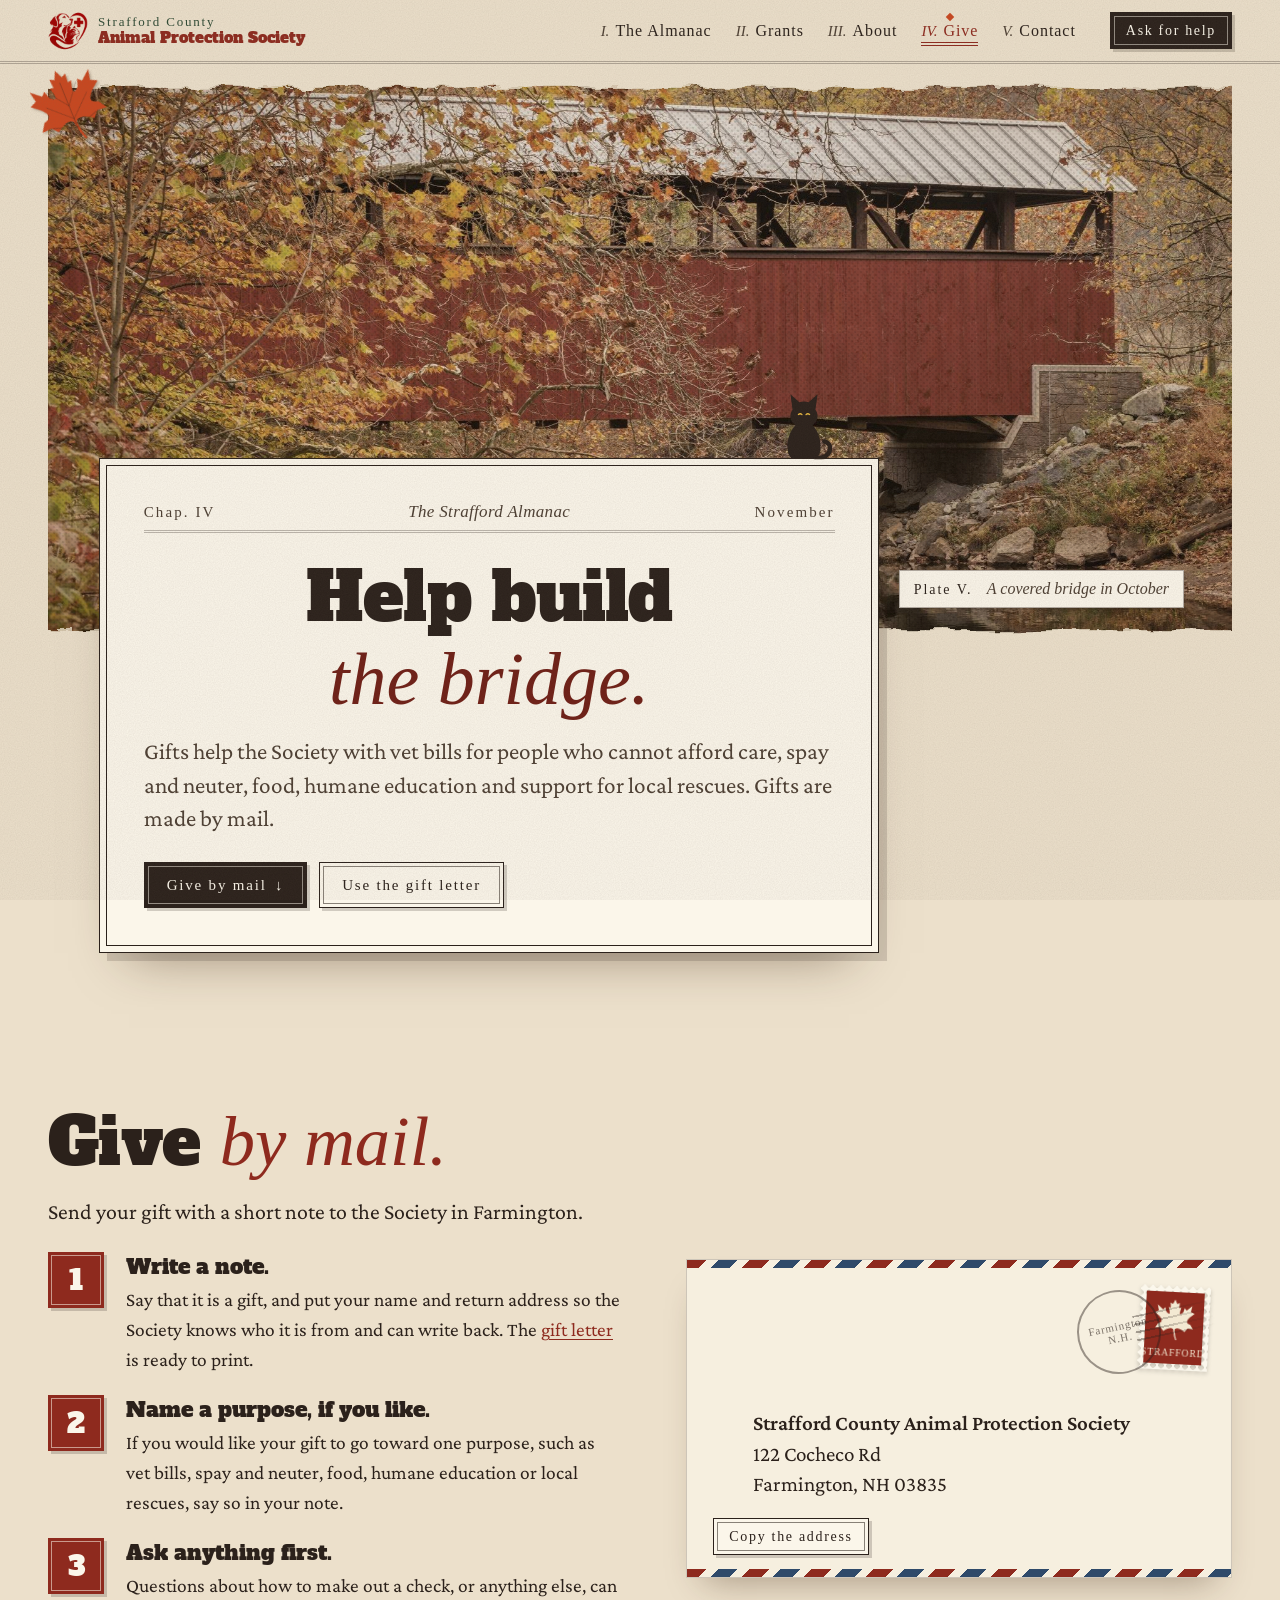
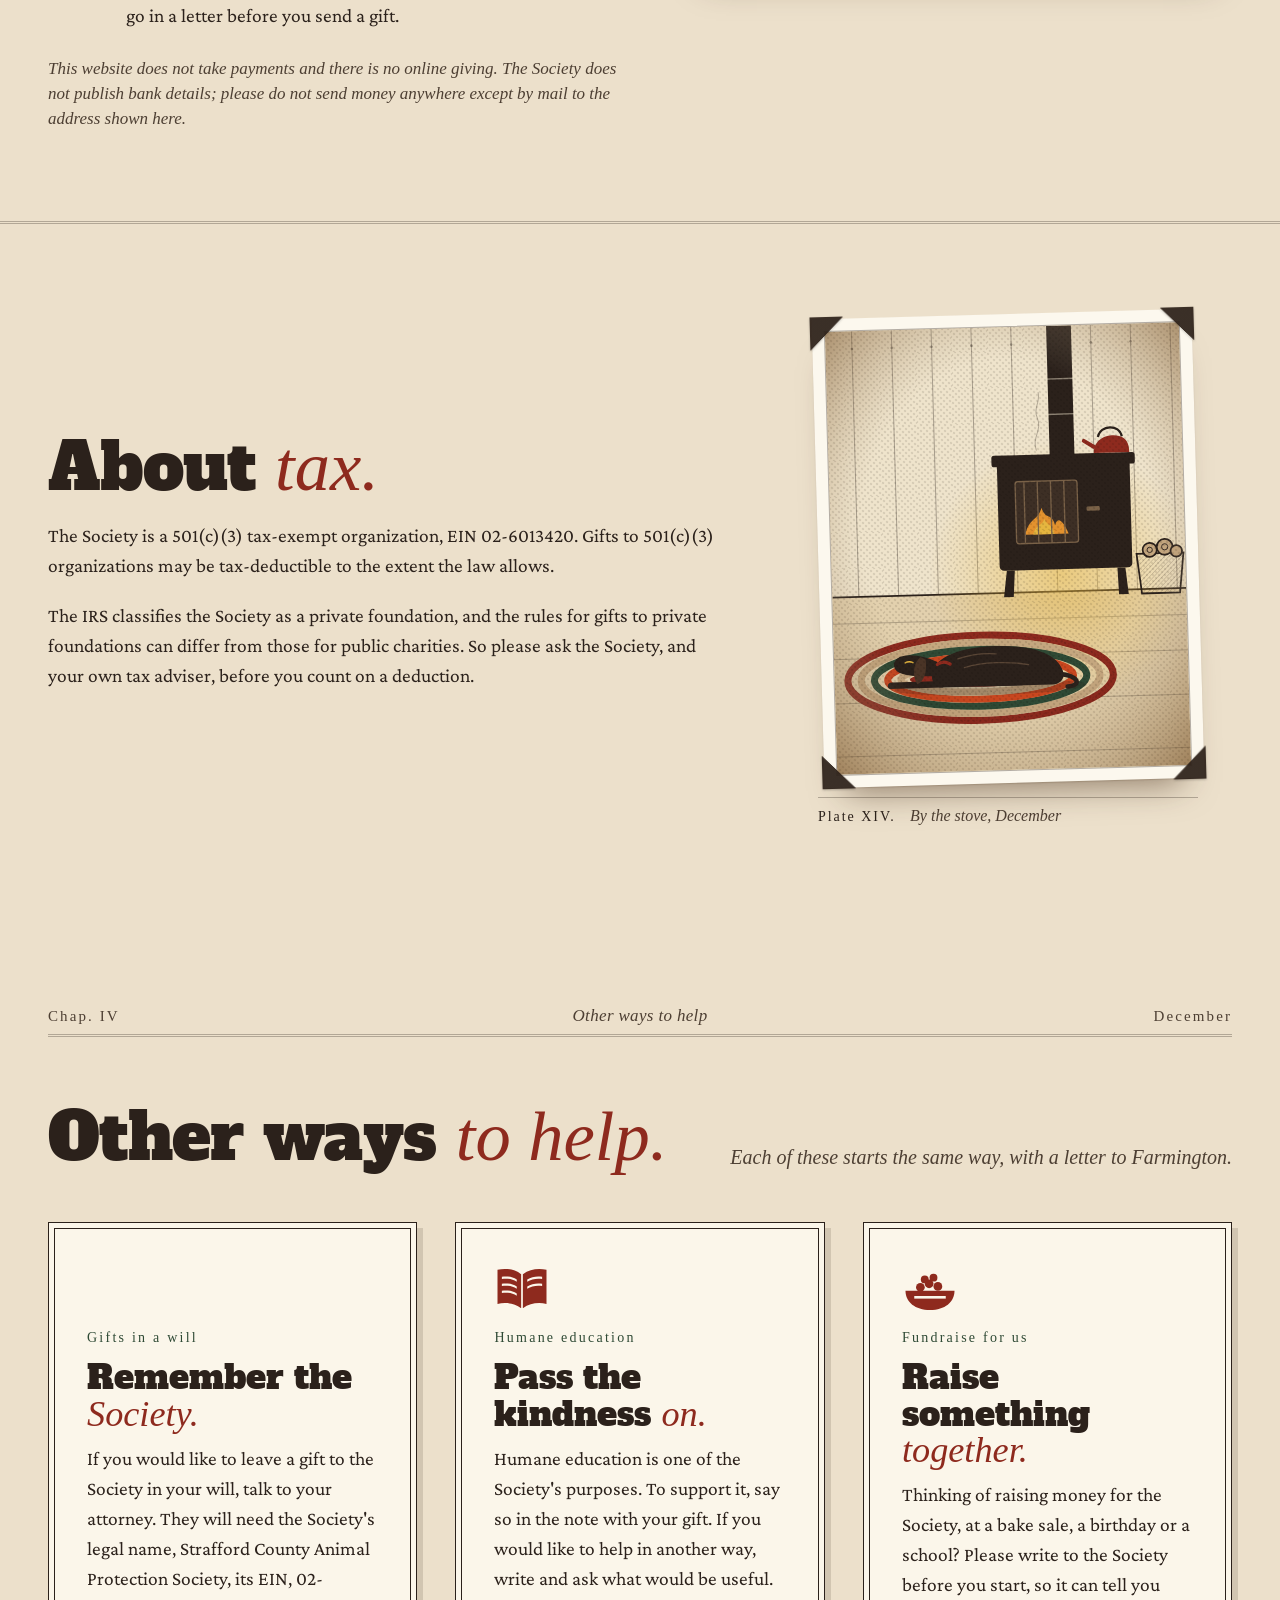
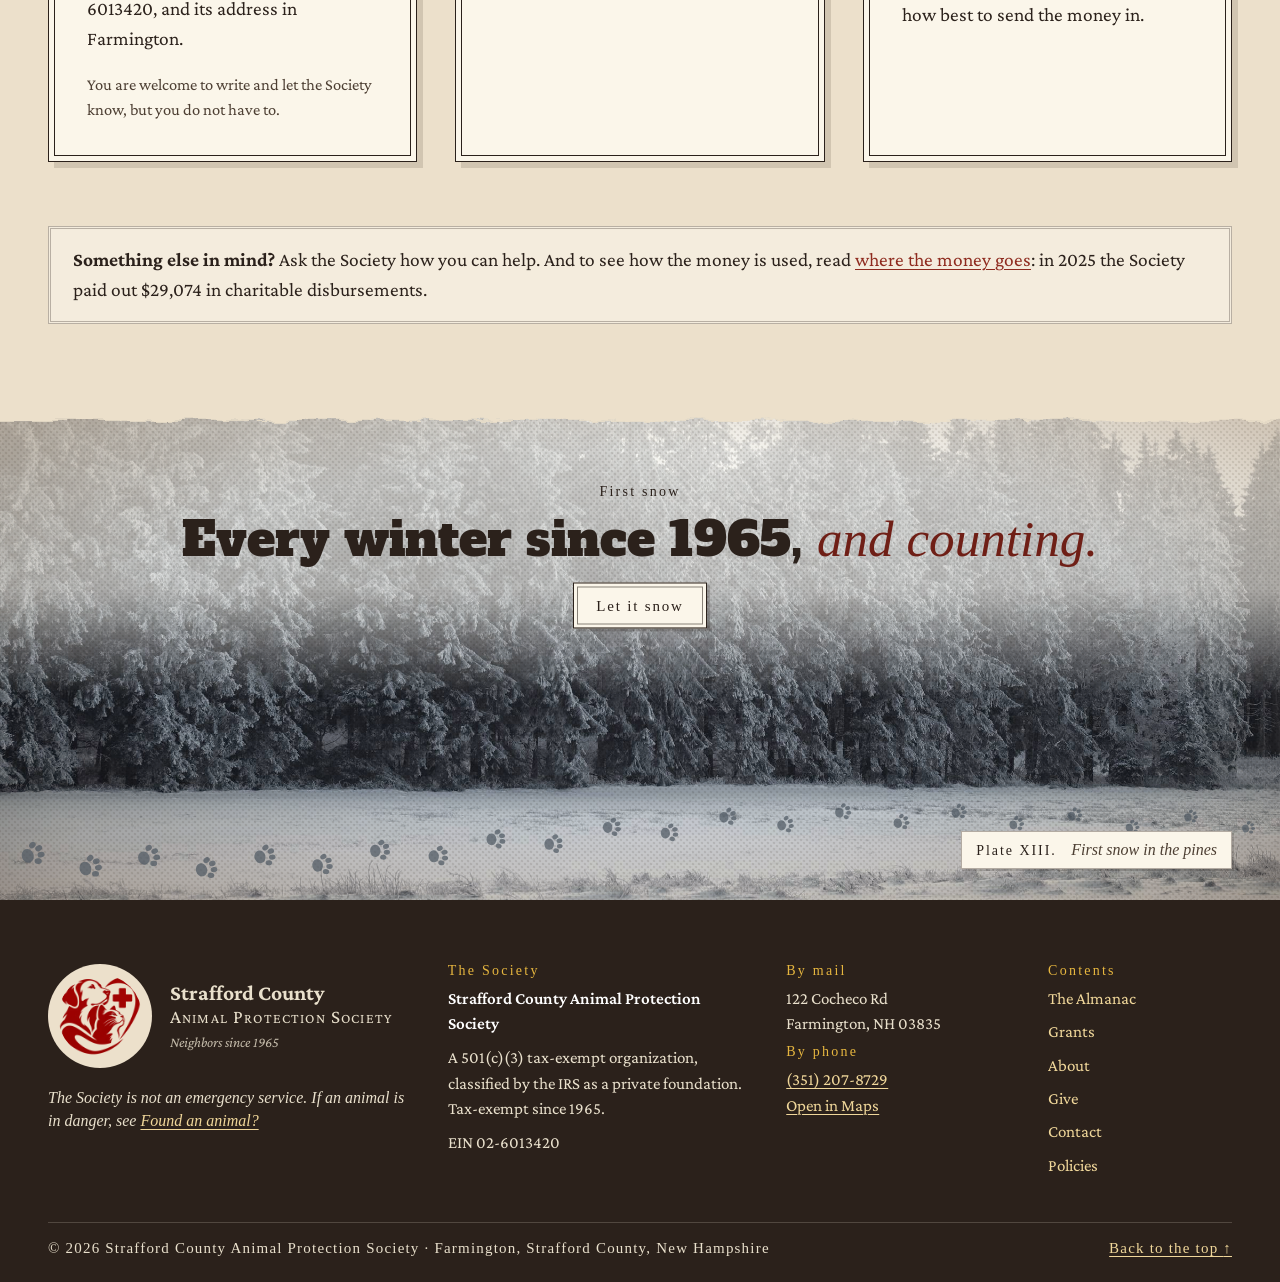
<file: give.html>
<!doctype html>
<html lang="en">
<head>
<meta charset="utf-8">
<meta name="viewport" content="width=device-width, initial-scale=1, viewport-fit=cover">
<title>Give · Strafford County Animal Protection Society</title>
<meta name="description" content="Give to the Strafford County Animal Protection Society by mail. A 501(c)(3) private foundation in Farmington, New Hampshire: ask about deductibility, gifts in a will, supporting humane education and fundraising.">
<meta name="theme-color" content="#8e2a1e">
<meta property="og:type" content="website">
<meta property="og:site_name" content="Strafford County Animal Protection Society">
<meta property="og:title" content="Give · Strafford County Animal Protection Society">
<meta property="og:description" content="Gifts by mail help with vet bills, spay and neuter, food, humane education and local rescues in Strafford County.">
<meta property="og:image" content="https://straffordcountyaps.com/assets/og-hero-v1.jpg?v=1">
<meta property="og:image:type" content="image/jpeg">
<meta property="og:image:width" content="1800">
<meta property="og:image:height" content="945">
<meta property="og:image:alt" content="An old almanac plate of autumn hills in peak color, under the words Strafford County Animal Protection Society, Neighbors since 1965.">
<meta property="og:locale" content="en_US">
<meta name="twitter:card" content="summary_large_image">
<meta name="twitter:image" content="https://straffordcountyaps.com/assets/og-hero-v1.jpg?v=1">
<link rel="icon" href="assets/brand/scaps-icon-128.png" type="image/png">
<link rel="apple-touch-icon" href="assets/brand/apple-touch-icon.png">
<link rel="preconnect" href="https://fonts.googleapis.com">
<link rel="preconnect" href="https://fonts.gstatic.com" crossorigin>
<link href="https://fonts.googleapis.com/css2?family=Alfa+Slab+One&family=Crimson+Pro:ital,wght@0,400;0,500;0,600;1,400;1,500&family=IM+Fell+English:ital@0;1&family=IM+Fell+English+SC&display=swap" rel="stylesheet">
<link rel="stylesheet" href="assets/style.css">
<script type="application/ld+json">
{"@context":"https://schema.org","@type":"NGO","name":"Strafford County Animal Protection Society","nonprofitStatus":"Nonprofit501c3","taxID":"02-6013420","identifier":{"@type":"PropertyValue","propertyID":"EIN","value":"02-6013420"},"telephone":"+1-351-207-8729","address":{"@type":"PostalAddress","streetAddress":"122 Cocheco Rd","addressLocality":"Farmington","addressRegion":"NH","postalCode":"03835","addressCountry":"US"}}
</script>
</head>
<body class="chapter">

<!-- @sprites -->
<svg width="0" height="0" style="position:absolute" aria-hidden="true" focusable="false">
  <symbol id="leaf" viewBox="0 0 100 100"><path d="M50,3 L55,14 L61,11 L60,23 L65,22 Q57,46 70,33 L73,23 L78,28 L91,17 L88,31 L97,35 L86,44 Q72,58 88,61 L95,72 L82,71 L75,79 Q58,67 52,74 L51.6,76 Q53,90 57,99 L54.6,100 Q50,90 48.4,76 L48,74 Q42,67 25,79 L18,71 L5,72 L12,61 Q28,58 14,44 L3,35 L12,31 L9,17 L22,28 L27,23 L30,33 Q43,46 35,22 L40,23 L39,11 L45,14 L50,3Z"/></symbol>
  <symbol id="i-vet" viewBox="0 0 64 64"><path d="M24 10h16a5 5 0 0 1 5 5v5h-5v-5H24v5h-5v-5a5 5 0 0 1 5-5z"/><rect x="6" y="20" width="52" height="36" rx="7"/><path class="ko" style="fill:var(--ko,#f3e9d2)" d="M28 26h8v8h8v8h-8v8h-8v-8h-8v-8h8z"/></symbol>
  <symbol id="i-spay" viewBox="0 0 64 64"><path d="M32 57C13 44 5 34 5 23a13 13 0 0 1 27-6 13 13 0 0 1 27 6c0 11-8 21-27 34z"/><path class="ko" style="fill:var(--ko,#f3e9d2)" d="M31 18h2v32h-2zM26 22h12v2.4H26zM26 29h12v2.4H26zM26 36h12v2.4H26zM27 43h10v2.4H27z"/></symbol>
  <symbol id="i-food" viewBox="0 0 64 64"><circle cx="21" cy="30" r="5"/><circle cx="31" cy="26" r="5"/><circle cx="41" cy="29" r="5"/><circle cx="26" cy="21" r="4.5"/><circle cx="36" cy="19" r="4.5"/><path d="M4 34h56c0 13-11 22-28 22S4 47 4 34z"/><path class="ko" style="fill:var(--ko,#f3e9d2)" d="M14 40h36v3H14z"/></symbol>
  <symbol id="i-edu" viewBox="0 0 64 64"><path d="M31 15C23 9 13 8 4 10v39c9-2 19-1 27 5z"/><path d="M33 15c8-6 18-7 27-5v39c-9-2-19-1-27 5z"/><path class="ko" style="fill:var(--ko,#f3e9d2)" d="M9 18c6-1 12 0 17 3v2.6c-5-3-11-4-17-3zM9 26c6-1 12 0 17 3v2.6c-5-3-11-4-17-3zM9 34c6-1 12 0 17 3v2.6c-5-3-11-4-17-3zM55 18c-6-1-12 0-17 3v2.6c5-3 11-4 17-3zM55 26c-6-1-12 0-17 3v2.6c5-3 11-4 17-3z"/></symbol>
  <symbol id="i-rescue" viewBox="0 0 64 64"><path d="M32 6 3 31h8v27h42V31h8z"/><path class="ko" style="fill:var(--ko,#f3e9d2)" d="M32 51c-9-6-13-11-13-16a6.5 6.5 0 0 1 13-2 6.5 6.5 0 0 1 13 2c0 5-4 10-13 16z"/></symbol>
  <symbol id="cat" viewBox="0 0 66 84"><g fill="#2b211b"><path d="M19.5 25.5 17 7.5l10.5 9.2c3.1-.9 7.9-.9 11 0L49 7.5l-2.5 18c2.6 3.4 3.4 8.6 1.4 12.8-1.1 2.3-2.9 4.1-5 5.3C49 50 53.5 61 52.4 72.4c-.4 4.2-2 7.9-4.7 10.6H18.3c-2.7-2.7-4.3-6.4-4.7-10.6C12.5 61 17 50 23.1 43.6c-2.1-1.2-3.9-3-5-5.3-2-4.2-1.2-9.4 1.4-12.8Z"/><path d="M47 82.6c8.6.6 15.6-3 16.6-10.2.7-5-2.3-8.7-6.6-9.4" fill="none" stroke="#2b211b" stroke-width="5.2" stroke-linecap="round"/></g><path d="M26.4 31.2c1.4-1 3-1 4.2.2M35.4 31.4c1.2-1.2 2.8-1.2 4.2-.2" stroke="#e6b63f" stroke-width="1.6" fill="none" stroke-linecap="round"/></symbol>
  <symbol id="pressed" viewBox="0 0 100 100"><use href="#leaf" fill="currentColor"/><path d="M50 99V20M50 70 22 44M50 70l28-26M50 52 30 26M50 52l20-26M50 82 20 72M50 82l30-10" stroke="rgba(43,33,27,.38)" stroke-width="1.1" fill="none" stroke-linecap="round"/></symbol>
  <symbol id="dog-stand" viewBox="-60 -90 150 92"><g fill="#2b211b"><path d="M-38,-44 C-50,-50 -58,-62 -55,-74 C-50,-63 -44,-55 -34,-51 Z"/><g transform="translate(-30 -30)"><path d="M-4.5,0 L4.5,0 L3.6,27 L7,28 L7,31 L-3.8,31 Z"/></g><g transform="translate(28 -30)"><path d="M-4.5,0 L4.5,0 L3.6,27 L7,28 L7,31 L-3.8,31 Z"/></g><path d="M-42,-38 C-42,-52 -22,-57 0,-56 C20,-56 33,-55 39,-48 C45,-41 42,-29 33,-26 L-34,-25 C-41,-27 -43,-32 -42,-38 Z"/><path d="M28,-46 C32,-60 40,-71 51,-73 C59,-75 65,-71 69,-66 L76,-62 C79,-58 75,-55 68,-55 L61,-54 C57,-48 50,-42 42,-36 Z"/><path d="M52,-72 C45,-71 43,-62 46,-55 C51,-58 55,-64 57,-70 Z" fill="#4a3426"/><g transform="translate(-22 -30)"><path d="M-4.5,0 L4.5,0 L3.6,27 L7,28 L7,31 L-3.8,31 Z"/></g><g transform="translate(34 -30)"><path d="M-4.5,0 L4.5,0 L3.6,27 L7,28 L7,31 L-3.8,31 Z"/></g><path d="M37,-47 C42,-44 47,-41 50,-37" stroke="#8e2a1e" stroke-width="4" fill="none" stroke-linecap="round"/></g></symbol>
  <symbol id="paw" viewBox="0 0 30 30"><ellipse cx="15" cy="19.5" rx="7" ry="6"/><ellipse cx="6.5" cy="11.5" rx="2.8" ry="3.6" transform="rotate(-22 6.5 11.5)"/><ellipse cx="11.6" cy="6.6" rx="2.8" ry="3.6" transform="rotate(-7 11.6 6.6)"/><ellipse cx="18.4" cy="6.6" rx="2.8" ry="3.6" transform="rotate(7 18.4 6.6)"/><ellipse cx="23.5" cy="11.5" rx="2.8" ry="3.6" transform="rotate(22 23.5 11.5)"/></symbol>
</svg>
  <symbol id="i-mail" viewBox="0 0 64 64"><path d="M6 14h52v36H6z"/><path class="ko" style="fill:var(--ko,#f3e9d2)" d="M10 18h44L32 36zM10 22l14 12-14 12zM54 22v24L40 34zM27 37l5 4 5-4 15 9H12z"/></symbol>
  <symbol id="i-map" viewBox="0 0 64 64"><path d="M32 4C21 4 13 12 13 23c0 14 19 36 19 36s19-22 19-36C51 12 43 4 32 4z"/><circle class="ko" style="fill:var(--ko,#f3e9d2)" cx="32" cy="23" r="7"/></symbol>
<!-- /@sprites -->

<!-- @bar -->
<a class="skip" href="#main">Skip to content</a>
<canvas class="drift" data-drift aria-hidden="true"></canvas>
<header class="bar" data-bar>
  <a class="bar-brand" href="index.html" aria-label="Strafford County Animal Protection Society, the almanac home page">
    <img src="assets/brand/scaps-logo-120.webp" alt="" width="40" height="40">
    <span class="bar-name"><b>Strafford County</b><span>Animal Protection Society</span></span>
  </a>
  <nav class="bar-nav" aria-label="Contents">
    <ol>
      <li><a href="index.html" data-page="index"><i>I.</i>The Almanac</a></li>
      <li><a href="grants.html" data-page="grants"><i>II.</i>Grants</a></li>
      <li><a href="about.html" data-page="about"><i>III.</i>About</a></li>
      <li><a href="give.html" data-page="give" aria-current="page"><i>IV.</i>Give</a></li>
      <li><a href="contact.html" data-page="contact"><i>V.</i>Contact</a></li>
    </ol>
  </nav>
  <p class="bar-month"><svg aria-hidden="true"><use href="#leaf"/></svg><span data-month>September</span></p>
  <a class="btn btn-ink btn-bar" href="grants.html#ask">Ask for help</a>
  <button class="bar-toggle" type="button" aria-expanded="false" aria-controls="contents-panel" data-toggle><span class="bar-toggle-ico" aria-hidden="true"><i></i><i></i><i></i></span><span class="bar-toggle-t">Contents</span></button>
</header>
<div class="contents" id="contents-panel" data-contents hidden>
  <nav class="contents-page" aria-label="Contents">
    <p class="contents-head" aria-hidden="true"><span>The Strafford Almanac</span><b>Contents</b></p>
    <ol>
      <li><a href="index.html" data-page="index"><span class="c-no">Chap. I</span><span class="c-t">The Almanac</span><span class="c-dots" aria-hidden="true"></span><span class="c-d">the year at a glance</span></a></li>
      <li><a href="grants.html" data-page="grants"><span class="c-no">Chap. II</span><span class="c-t">Grants</span><span class="c-dots" aria-hidden="true"></span><span class="c-d">how to ask for help</span></a></li>
      <li><a href="about.html" data-page="about"><span class="c-no">Chap. III</span><span class="c-t">About</span><span class="c-dots" aria-hidden="true"></span><span class="c-d">since 1965, and the money</span></a></li>
      <li><a href="give.html" data-page="give" aria-current="page"><span class="c-no">Chap. IV</span><span class="c-t">Give</span><span class="c-dots" aria-hidden="true"></span><span class="c-d">gifts by mail</span></a></li>
      <li><a href="contact.html" data-page="contact"><span class="c-no">Chap. V</span><span class="c-t">Contact</span><span class="c-dots" aria-hidden="true"></span><span class="c-d">write to us, found an animal</span></a></li>
      <li><a href="policies.html" data-page="policies"><span class="c-no">Appendix</span><span class="c-t">Policies</span><span class="c-dots" aria-hidden="true"></span><span class="c-d">privacy, access, concerns</span></a></li>
    </ol>
    <div class="contents-acts">
      <a class="btn btn-ink" href="grants.html#ask">Ask for help</a>
      <a class="btn btn-ghost" href="give.html">Give by mail</a>
    </div>
    <p class="contents-foot">By mail: 122 Cocheco Rd, Farmington, NH 03835. By phone: <a href="tel:+13512078729">(351) 207-8729</a></p>
  </nav>
</div>
<!-- /@bar -->

<main id="main">

<!-- ======================================================= OPENER -->
<section class="opener" id="top" data-scene="hero" data-month="November" data-paper="#ece0cb" aria-labelledby="page-h" data-gust-plate>
  <div class="opener-plate photo deckle-tb">
    <img class="layer" data-depth=".2" src="assets/photo/bridge.jpg" srcset="assets/photo/bridge-1000.jpg 1000w, assets/photo/bridge.jpg 1900w" sizes="(max-width: 700px) 200vw, 100vw" data-ai="assets/ai/covered-bridge.jpg" data-ai-alt="A New Hampshire covered bridge over a river in October, maples in full color on both banks." alt="A red covered bridge over a still river among autumn trees, mirrored in the water." width="1900" height="1140" fetchpriority="high">
    <p class="plate-cap plate-tab"><span>Plate V.</span><span>A covered bridge in October</span></p>
  </div>
  <div class="opener-sheet" data-depth="-.05">
    <p class="almanac-head" aria-hidden="true"><span>Chap. IV</span><span>The Strafford Almanac</span><span>November</span></p>
    <h1 id="page-h" class="opener-h">Help build <em>the bridge.</em></h1>
    <p class="opener-lede">Gifts help the Society with vet bills for people who cannot afford care, spay and neuter, food, humane education and support for local rescues. Gifts are made by mail.</p>
    <div class="opener-acts">
      <a class="btn btn-ink" href="#mail">Give by mail <span aria-hidden="true">↓</span></a>
      <a class="btn btn-ghost" href="index.html?letter=give#write">Use the gift letter</a>
    </div>
    <svg class="opener-animal opener-cat" data-depth="-.1" viewBox="0 0 66 84" aria-hidden="true"><use href="#cat"/></svg>
  </div>
  <svg class="pressed-leaf opener-leaf" data-depth="-.26" viewBox="0 0 100 100" aria-hidden="true"><use href="#pressed"/></svg>
</section>

<!-- ======================================================= BY MAIL -->
<section class="chap-sec" id="mail" data-month="November" data-paper="#ece0cb" aria-labelledby="mail-h">
  <div class="wrap mail-grid">
    <div>
      <h2 id="mail-h">Give <em>by mail.</em></h2>
      <p class="lede-sm">Send your gift with a short note to the Society in Farmington.</p>
      <ol class="steps steps--tight">
        <li><b>Write a note.</b> Say that it is a gift, and put your name and return address so the Society knows who it is from and can write back. The <a href="index.html?letter=give#write">gift letter</a> is ready to print.</li>
        <li><b>Name a purpose, if you like.</b> If you would like your gift to go toward one purpose, such as vet bills, spay and neuter, food, humane education or local rescues, say so in your note.</li>
        <li><b>Ask anything first.</b> Questions about how to make out a check, or anything else, can go in a letter before you send a gift.</li>
      </ol>
      <p class="note">This website does not take payments and there is no online giving. The Society does not publish bank details; please do not send money anywhere except by mail to the address shown here.</p>
    </div>
    <div class="envelope" data-copy-scope aria-label="Mailing address for gifts">
      <div class="env-stamp" aria-hidden="true">
        <svg viewBox="7 7 66 82"><rect x="7" y="7" width="66" height="82" fill="#8e2a1e"/><use href="#leaf" x="16" y="14" width="48" height="48" fill="#f3e9d2"/><text x="40" y="80" text-anchor="middle" font-family="IM Fell English SC, Georgia, serif" font-size="11" fill="#f3e9d2" letter-spacing="1">STRAFFORD</text></svg>
      </div>
      <div class="env-postmark" aria-hidden="true"><span>Farmington<br>N.H.</span></div>
      <address class="env-addr">
        Strafford County Animal Protection Society<br>
        122 Cocheco Rd<br>
        Farmington, NH 03835
      </address>
      <div class="env-actions">
        <button class="btn btn-small" type="button" data-copy="address">Copy the address</button>
        <span class="copied" role="status" data-copied></span>
      </div>
    </div>
  </div>
</section>

<!-- ======================================================= TAX -->
<section class="chap-sec chap-sec--rule" id="tax" data-month="November" data-paper="#e9dcc4" aria-labelledby="tax-h">
  <div class="wrap tax-grid">
    <div>
      <h2 id="tax-h">About <em>tax.</em></h2>
      <p>The Society is a 501(c)(3) tax-exempt organization, EIN 02-6013420. Gifts to 501(c)(3) organizations may be tax-deductible to the extent the law allows.</p>
      <p>The IRS classifies the Society as a private foundation, and the rules for gifts to private foundations can differ from those for public charities. So please ask the Society, and your own tax adviser, before you count on a deduction.</p>
    </div>
    <figure class="tip tip-stove">
      <div class="tip-frame">
        <div class="photo tip-img tip-45"><img src="assets/art/hound-stove.svg" data-ai="assets/ai/hound-woodstove.jpg" data-ai-alt="An old hound asleep on a braided rug beside a cast-iron woodstove in a New England farmhouse kitchen." alt="An ink drawing of an old hound asleep on a braided rug beside a cast-iron woodstove." width="800" height="1000" loading="lazy" decoding="async"></div>
      </div>
      <figcaption class="plate-cap"><span>Plate XIV.</span><span>By the stove, December</span></figcaption>
    </figure>
  </div>
</section>

<!-- ======================================================= OTHER WAYS -->
<section class="chap-sec" id="ways" data-month="December" data-paper="#eee8dd" aria-labelledby="ways-h">
  <div class="wrap">
    <header class="almanac-head" aria-hidden="true"><span>Chap. IV</span><span>Other ways to help</span><span>December</span></header>
    <div class="sec-head">
      <h2 id="ways-h">Other ways <em>to help.</em></h2>
      <p>Each of these starts the same way, with a letter to Farmington.</p>
    </div>
    <div class="three-up">
      <article class="ruled-card" id="wills">
        <svg class="ruled-ico" aria-hidden="true"><use href="#i-mail"/></svg>
        <p class="card-tag">Gifts in a will</p>
        <h3>Remember the <em>Society.</em></h3>
        <p>If you would like to leave a gift to the Society in your will, talk to your attorney. They will need the Society's legal name, Strafford County Animal Protection Society, its EIN, 02-6013420, and its address in Farmington.</p>
        <p class="small">You are welcome to write and let the Society know, but you do not have to.</p>
      </article>
      <article class="ruled-card" id="education">
        <svg class="ruled-ico" aria-hidden="true"><use href="#i-edu"/></svg>
        <p class="card-tag">Humane education</p>
        <h3>Pass the kindness <em>on.</em></h3>
        <p>Humane education is one of the Society's purposes. To support it, say so in the note with your gift. If you would like to help in another way, write and ask what would be useful.</p>
      </article>
      <article class="ruled-card" id="fundraise">
        <svg class="ruled-ico" aria-hidden="true"><use href="#i-food"/></svg>
        <p class="card-tag">Fundraise for us</p>
        <h3>Raise something <em>together.</em></h3>
        <p>Thinking of raising money for the Society, at a bake sale, a birthday or a school? Please write to the Society before you start, so it can tell you how best to send the money in.</p>
      </article>
    </div>
    <aside class="found-strip" aria-labelledby="ways-ask">
      <p id="ways-ask"><b>Something else in mind?</b> Ask the Society how you can help. And to see how the money is used, read <a href="about.html#money">where the money goes</a>: in 2025 the Society paid out $29,074 in charitable disbursements.</p>
    </aside>
  </div>
</section>

</main>

<!-- @foot -->
<footer class="snow snow--short" data-month="First snow" data-paper="#f4f4f0">
  <div class="scene scene-snow photo deckle-t" data-scene="snow">
    <img class="layer" data-depth=".08" src="assets/photo/snow.jpg" srcset="assets/photo/snow-1200.jpg 1200w, assets/photo/snow.jpg 2400w" sizes="(max-width: 700px) 250vw, 100vw" data-ai="assets/ai/first-snow-pines.jpg" data-ai-alt="First snow on white pines beside a split-rail fence at the edge of a field." alt="A line of snow-covered fir trees at the edge of a snowy field under a pale winter sky." width="2400" height="1600" loading="lazy" decoding="async">
    <svg class="paw-trail" viewBox="0 0 1600 200" preserveAspectRatio="xMidYMax slice" aria-hidden="true"><g fill="#4d5862"><use href="#paw" width="30" height="30" transform="translate(40 143) rotate(70) scale(1.25) translate(-15 -15)"/><use href="#paw" width="30" height="30" transform="translate(112 159) rotate(71) scale(1.22) translate(-15 -15)"/><use href="#paw" width="30" height="30" transform="translate(185 146) rotate(72) scale(1.20) translate(-15 -15)"/><use href="#paw" width="30" height="30" transform="translate(257 161) rotate(74) scale(1.17) translate(-15 -15)"/><use href="#paw" width="30" height="30" transform="translate(330 145) rotate(77) scale(1.15) translate(-15 -15)"/><use href="#paw" width="30" height="30" transform="translate(402 156) rotate(80) scale(1.12) translate(-15 -15)"/><use href="#paw" width="30" height="30" transform="translate(474 138) rotate(82) scale(1.09) translate(-15 -15)"/><use href="#paw" width="30" height="30" transform="translate(547 145) rotate(84) scale(1.07) translate(-15 -15)"/><use href="#paw" width="30" height="30" transform="translate(619 124) rotate(86) scale(1.04) translate(-15 -15)"/><use href="#paw" width="30" height="30" transform="translate(691 130) rotate(86) scale(1.01) translate(-15 -15)"/><use href="#paw" width="30" height="30" transform="translate(764 109) rotate(85) scale(0.99) translate(-15 -15)"/><use href="#paw" width="30" height="30" transform="translate(836 116) rotate(84) scale(0.96) translate(-15 -15)"/><use href="#paw" width="30" height="30" transform="translate(909 96) rotate(81) scale(0.94) translate(-15 -15)"/><use href="#paw" width="30" height="30" transform="translate(981 106) rotate(79) scale(0.91) translate(-15 -15)"/><use href="#paw" width="30" height="30" transform="translate(1053 90) rotate(76) scale(0.88) translate(-15 -15)"/><use href="#paw" width="30" height="30" transform="translate(1126 103) rotate(73) scale(0.86) translate(-15 -15)"/><use href="#paw" width="30" height="30" transform="translate(1198 90) rotate(71) scale(0.83) translate(-15 -15)"/><use href="#paw" width="30" height="30" transform="translate(1270 105) rotate(70) scale(0.80) translate(-15 -15)"/><use href="#paw" width="30" height="30" transform="translate(1343 94) rotate(70) scale(0.78) translate(-15 -15)"/><use href="#paw" width="30" height="30" transform="translate(1415 109) rotate(71) scale(0.75) translate(-15 -15)"/><use href="#paw" width="30" height="30" transform="translate(1488 96) rotate(73) scale(0.73) translate(-15 -15)"/><use href="#paw" width="30" height="30" transform="translate(1560 110) rotate(75) scale(0.70) translate(-15 -15)"/></g></svg>
    <div class="snow-copy" data-depth="-.06">
      <p class="card-tag">First snow</p>
      <p class="snow-line">Every winter since 1965, <em>and counting.</em></p>
      <button class="btn btn-ghost" type="button" data-flurry>Let it snow</button>
    </div>
    <p class="plate-cap plate-tab"><span>Plate XIII.</span><span>First snow in the pines</span></p>
  </div>
  <div class="foot">
    <div class="wrap foot-grid">
      <div class="foot-id">
        <div class="foot-mark"><img src="assets/brand/scaps-logo-400.webp" alt="Strafford County Animal Protection Society logo" width="120" height="120" loading="lazy"><p class="foot-name"><b>Strafford County</b><span>Animal Protection Society</span><i>Neighbors since 1965</i></p></div>
        <p class="foot-not">The Society is not an emergency service. If an animal is in danger, see <a href="contact.html#found">Found an animal?</a></p>
      </div>
      <div class="foot-legal">
        <span class="foot-k">The Society</span>
        <p><b>Strafford County Animal Protection Society</b></p>
        <p>A 501(c)(3) tax-exempt organization, classified by the IRS as a private foundation. Tax-exempt since 1965.</p>
        <p>EIN 02-6013420</p>
      </div>
      <div class="foot-addr">
        <span class="foot-k">By mail</span>
        <address>122 Cocheco Rd<br>Farmington, NH 03835</address>
        <p class="foot-tel"><span class="foot-k">By phone</span> <a href="tel:+13512078729">(351) 207-8729</a></p>
        <p><a href="https://www.google.com/maps/search/?api=1&amp;query=122%20Cocheco%20Rd%2C%20Farmington%2C%20NH%2003835" rel="noopener" target="_blank">Open in Maps<span class="vh"> (opens in a new tab)</span></a></p>
      </div>
      <nav class="foot-nav" aria-label="Footer">
        <span class="foot-k">Contents</span>
        <ul>
          <li><a href="index.html">The Almanac</a></li>
          <li><a href="grants.html">Grants</a></li>
          <li><a href="about.html">About</a></li>
          <li><a href="give.html">Give</a></li>
          <li><a href="contact.html">Contact</a></li>
          <li><a href="policies.html">Policies</a></li>
        </ul>
      </nav>
    </div>
    <div class="wrap foot-base">
      <p>&copy; <span data-year>2026</span> Strafford County Animal Protection Society &middot; Farmington, Strafford County, New Hampshire</p>
      <a href="#top">Back to the top <span aria-hidden="true">↑</span></a>
    </div>
  </div>
</footer>
<!-- /@foot -->

<script src="assets/app.js" defer></script>
</body>
</html>
</file>
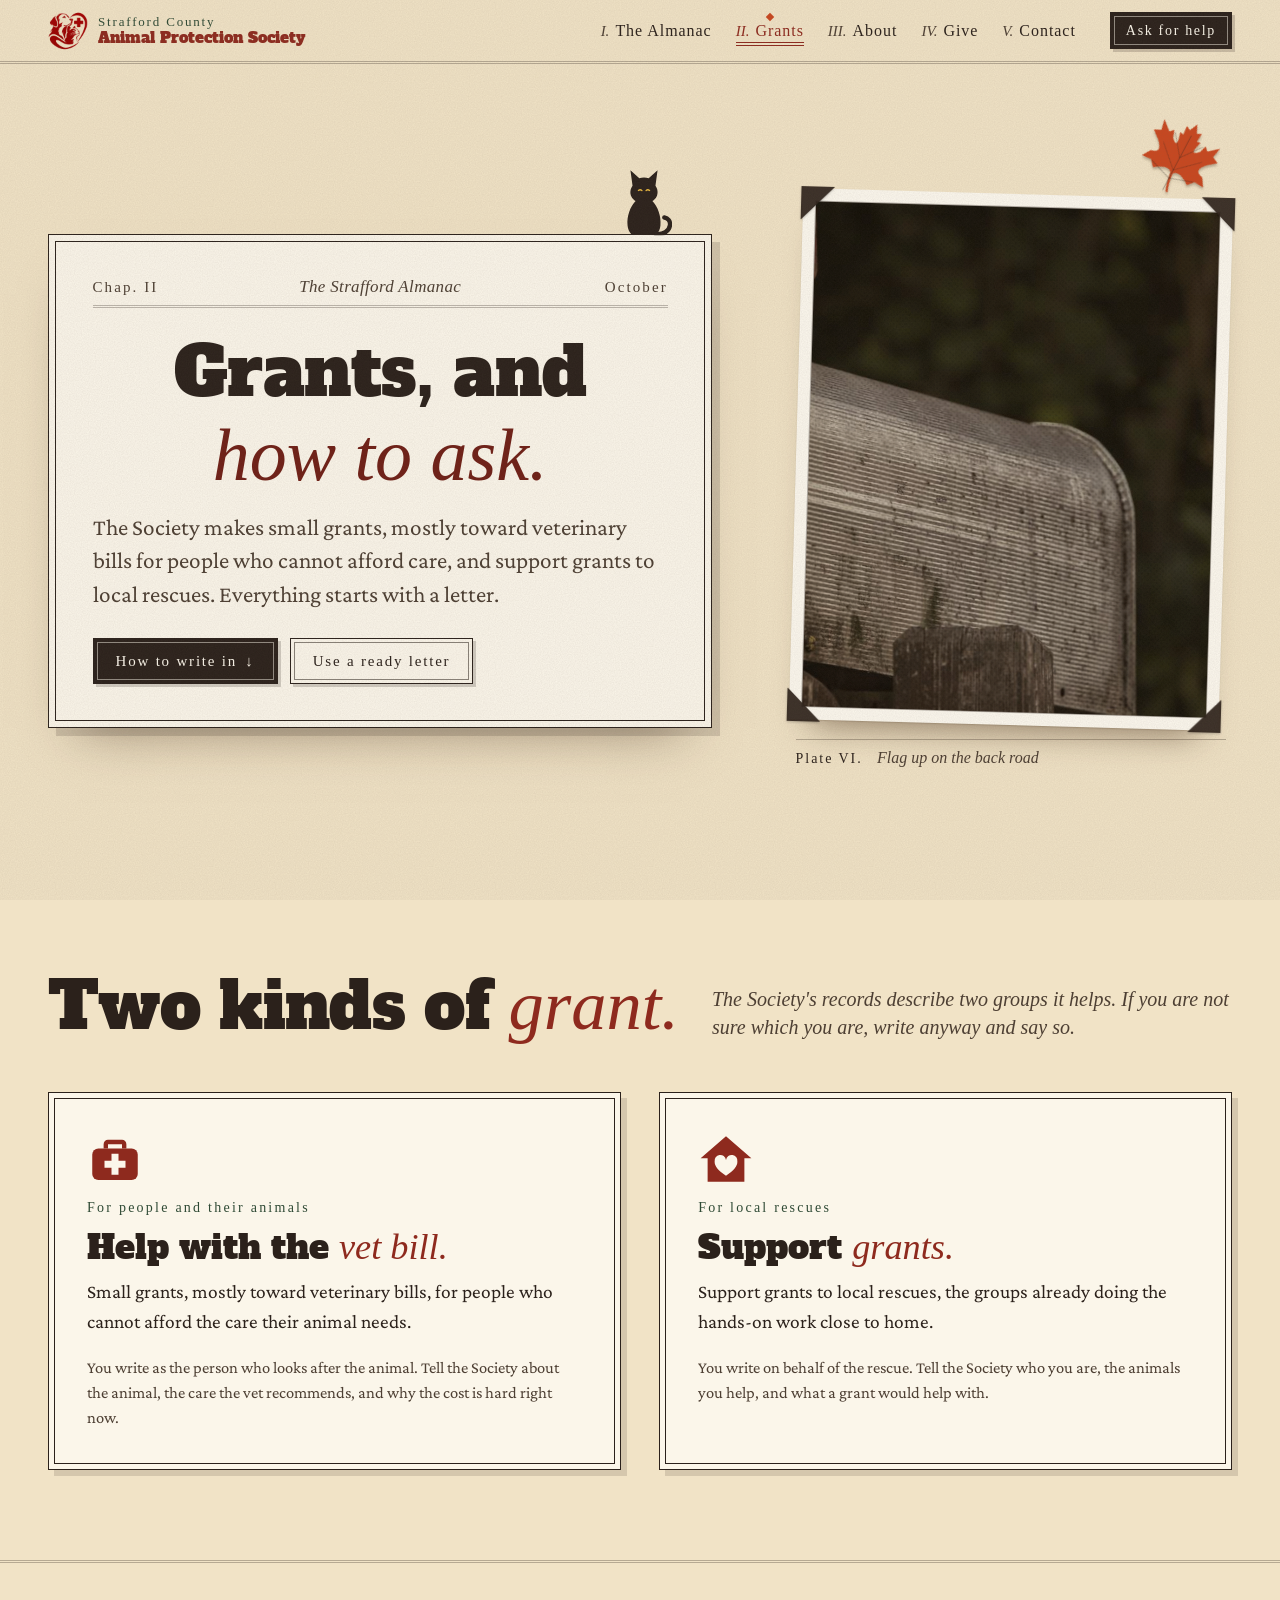
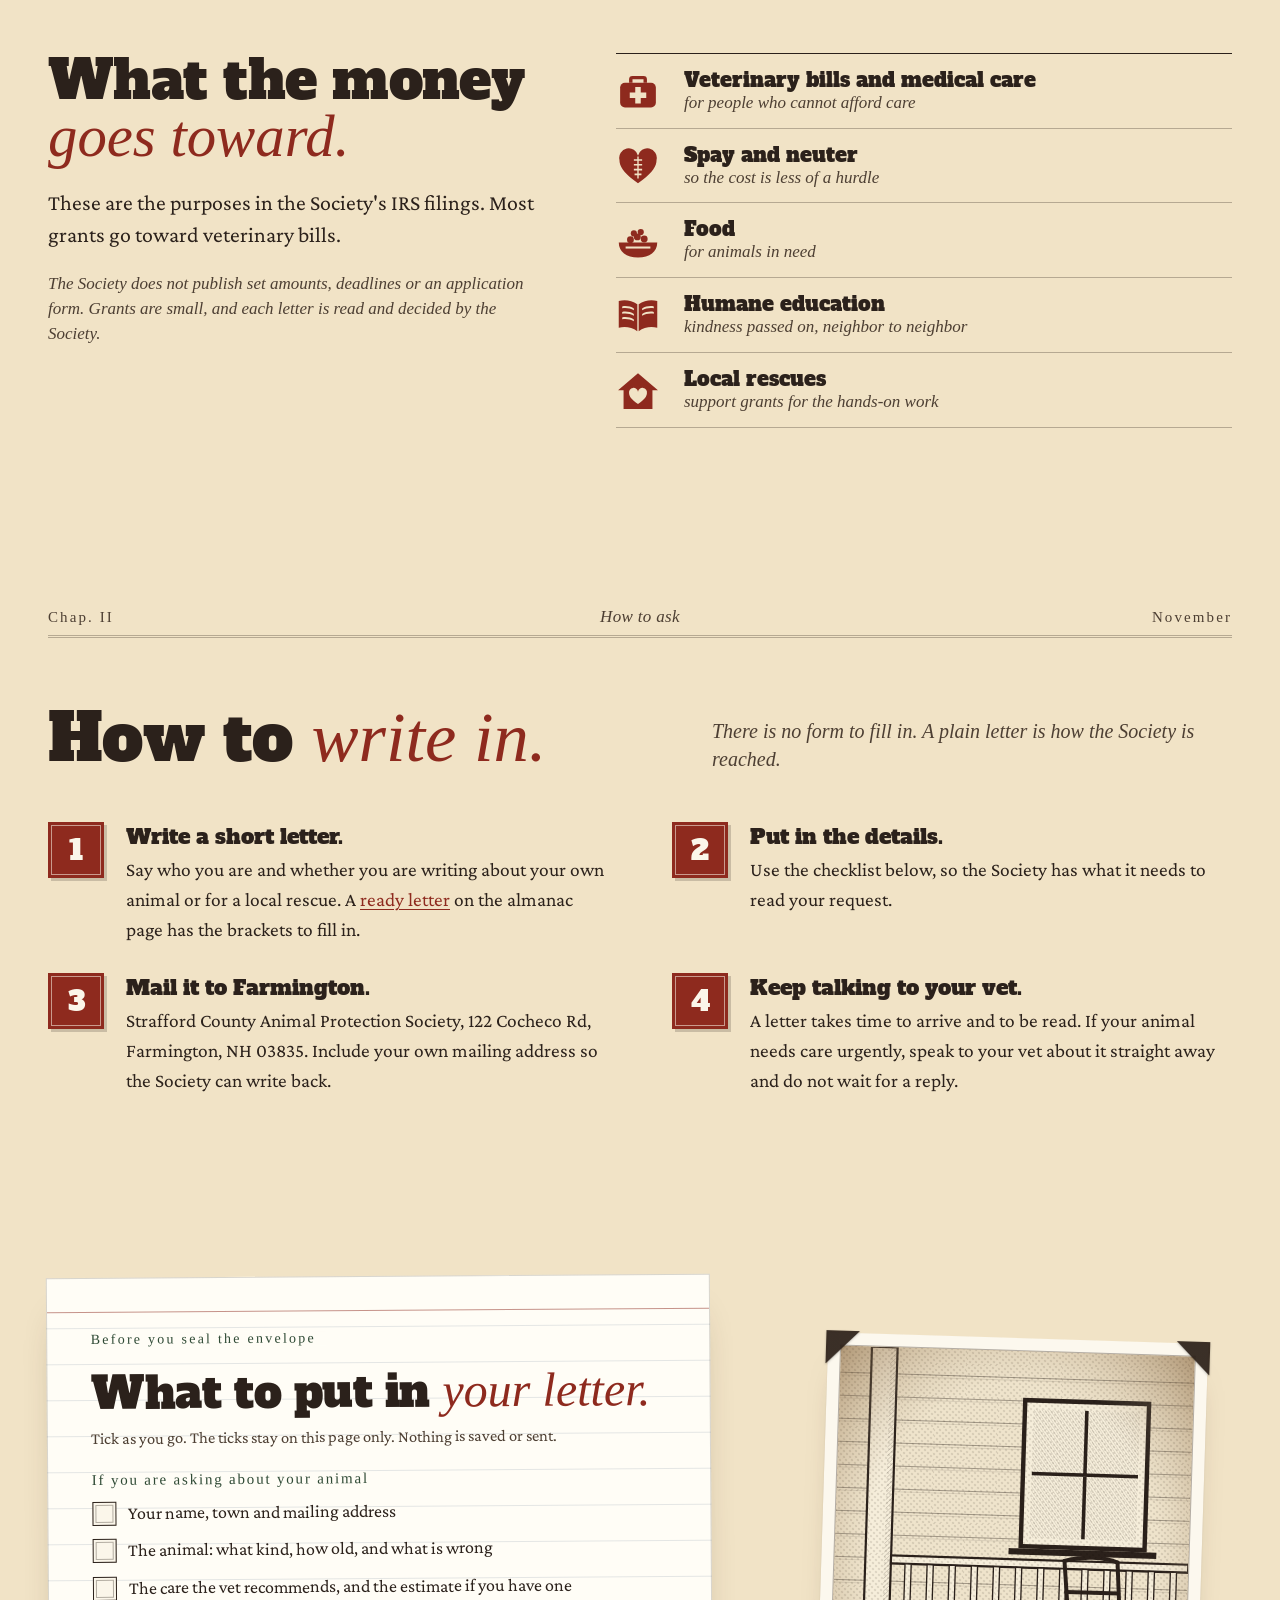
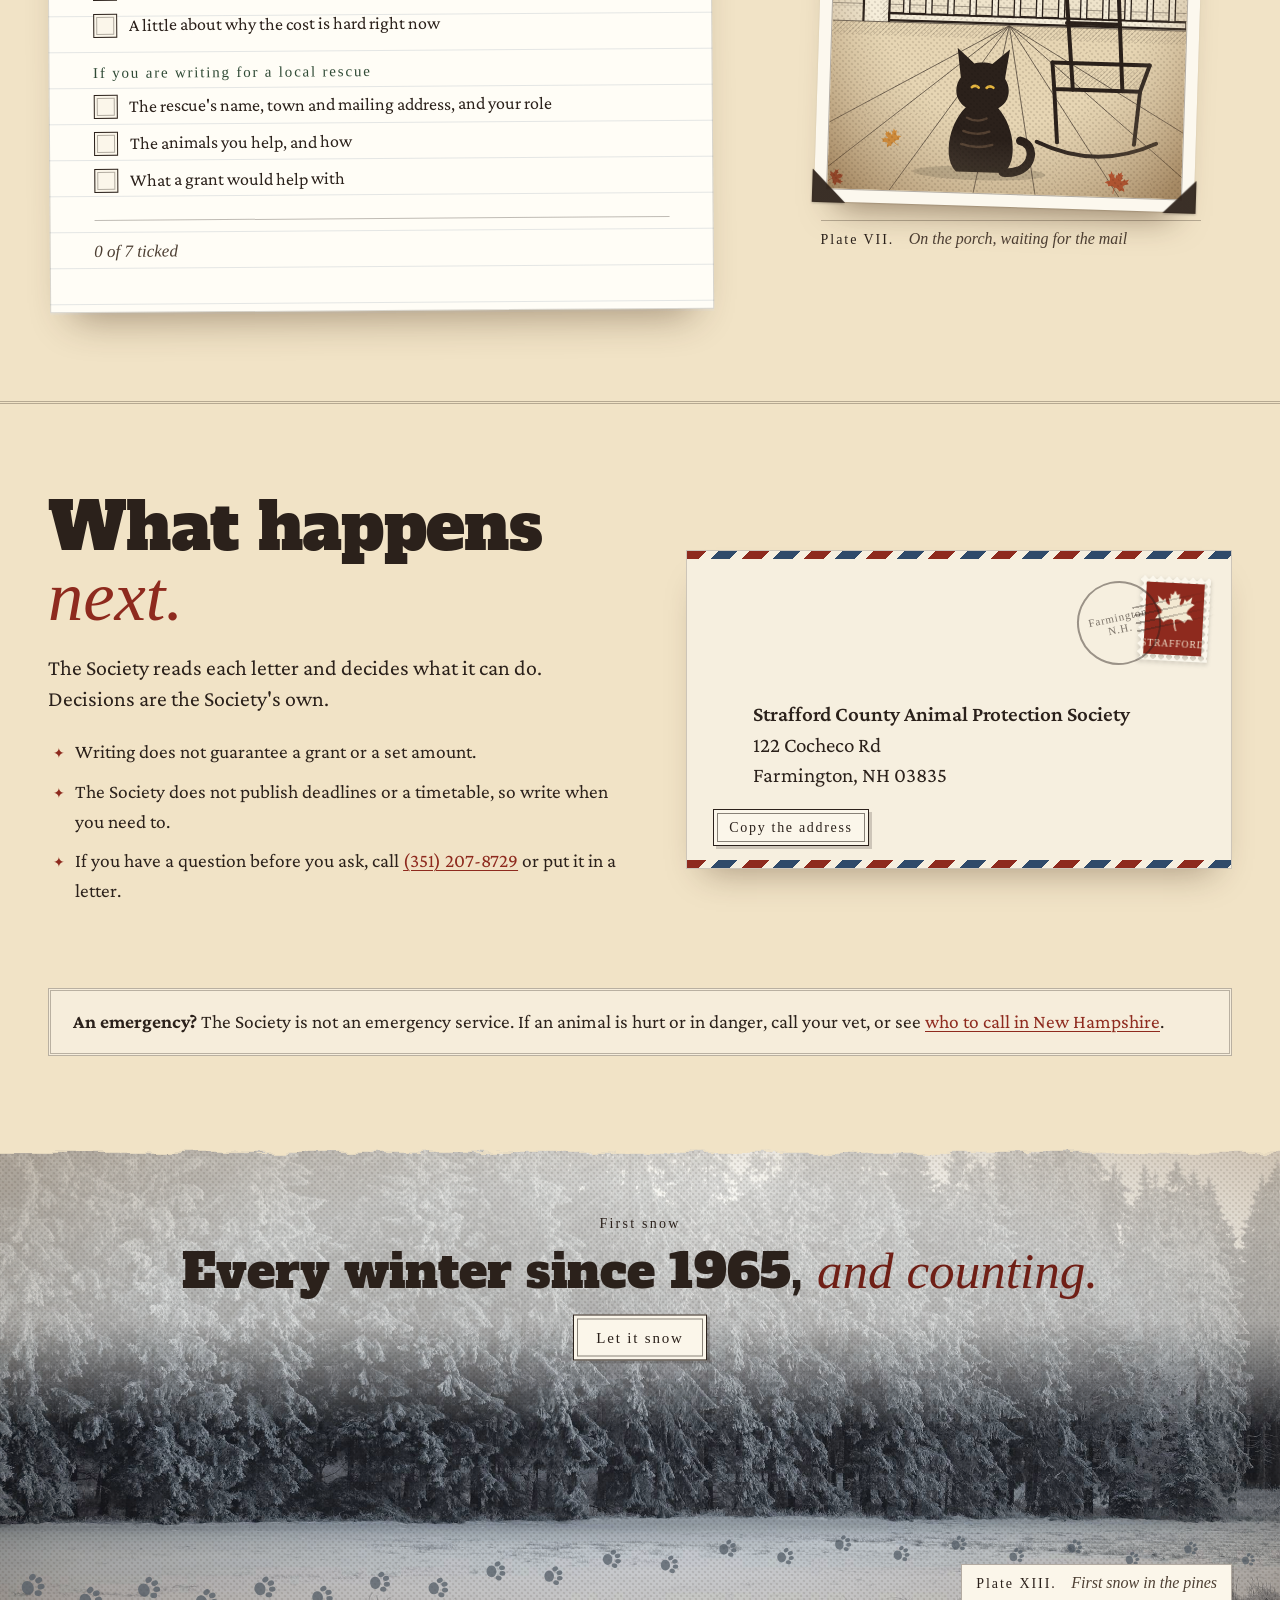
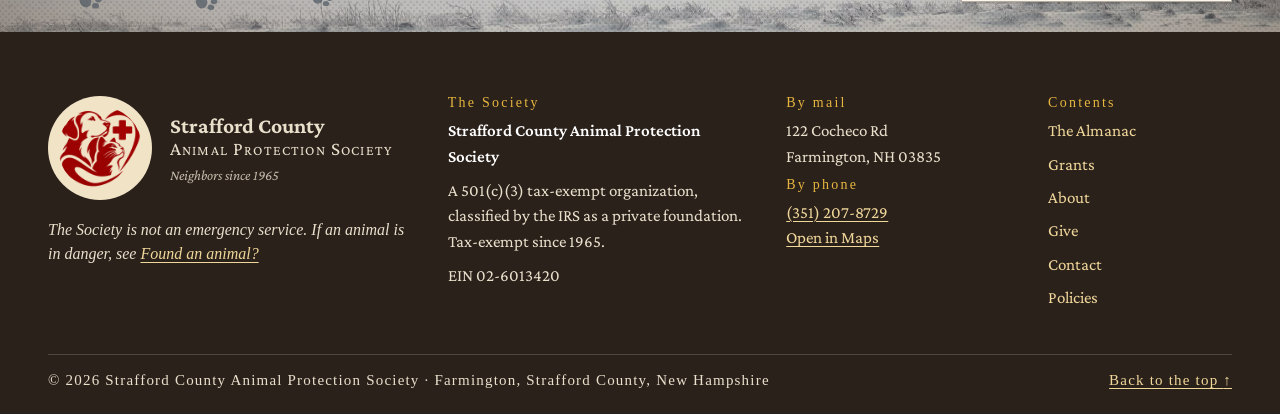
<file: grants.html>
<!doctype html>
<html lang="en">
<head>
<meta charset="utf-8">
<meta name="viewport" content="width=device-width, initial-scale=1, viewport-fit=cover">
<title>Grants and how to ask · Strafford County Animal Protection Society</title>
<meta name="description" content="How the Strafford County Animal Protection Society's small grants work: help mostly toward vet bills for people who cannot afford care, and support grants to local rescues. Who can ask, what to put in a letter, and where to send it.">
<meta name="theme-color" content="#8e2a1e">
<meta property="og:type" content="website">
<meta property="og:site_name" content="Strafford County Animal Protection Society">
<meta property="og:title" content="Grants and how to ask · Strafford County Animal Protection Society">
<meta property="og:description" content="Small grants, mostly toward vet bills for people who cannot afford care, and support grants to local rescues. How to write in.">
<meta property="og:image" content="https://straffordcountyaps.com/assets/og-hero-v1.jpg?v=1">
<meta property="og:image:type" content="image/jpeg">
<meta property="og:image:width" content="1800">
<meta property="og:image:height" content="945">
<meta property="og:image:alt" content="An old almanac plate of autumn hills in peak color, under the words Strafford County Animal Protection Society, Neighbors since 1965.">
<meta property="og:locale" content="en_US">
<meta name="twitter:card" content="summary_large_image">
<meta name="twitter:image" content="https://straffordcountyaps.com/assets/og-hero-v1.jpg?v=1">
<link rel="icon" href="assets/brand/scaps-icon-128.png" type="image/png">
<link rel="apple-touch-icon" href="assets/brand/apple-touch-icon.png">
<link rel="preconnect" href="https://fonts.googleapis.com">
<link rel="preconnect" href="https://fonts.gstatic.com" crossorigin>
<link href="https://fonts.googleapis.com/css2?family=Alfa+Slab+One&family=Crimson+Pro:ital,wght@0,400;0,500;0,600;1,400;1,500&family=IM+Fell+English:ital@0;1&family=IM+Fell+English+SC&display=swap" rel="stylesheet">
<link rel="stylesheet" href="assets/style.css">
<script type="application/ld+json">
{"@context":"https://schema.org","@type":"NGO","name":"Strafford County Animal Protection Society","nonprofitStatus":"Nonprofit501c3","taxID":"02-6013420","identifier":{"@type":"PropertyValue","propertyID":"EIN","value":"02-6013420"},"telephone":"+1-351-207-8729","address":{"@type":"PostalAddress","streetAddress":"122 Cocheco Rd","addressLocality":"Farmington","addressRegion":"NH","postalCode":"03835","addressCountry":"US"}}
</script>
</head>
<body class="chapter">

<!-- @sprites -->
<svg width="0" height="0" style="position:absolute" aria-hidden="true" focusable="false">
  <symbol id="leaf" viewBox="0 0 100 100"><path d="M50,3 L55,14 L61,11 L60,23 L65,22 Q57,46 70,33 L73,23 L78,28 L91,17 L88,31 L97,35 L86,44 Q72,58 88,61 L95,72 L82,71 L75,79 Q58,67 52,74 L51.6,76 Q53,90 57,99 L54.6,100 Q50,90 48.4,76 L48,74 Q42,67 25,79 L18,71 L5,72 L12,61 Q28,58 14,44 L3,35 L12,31 L9,17 L22,28 L27,23 L30,33 Q43,46 35,22 L40,23 L39,11 L45,14 L50,3Z"/></symbol>
  <symbol id="i-vet" viewBox="0 0 64 64"><path d="M24 10h16a5 5 0 0 1 5 5v5h-5v-5H24v5h-5v-5a5 5 0 0 1 5-5z"/><rect x="6" y="20" width="52" height="36" rx="7"/><path class="ko" style="fill:var(--ko,#f3e9d2)" d="M28 26h8v8h8v8h-8v8h-8v-8h-8v-8h8z"/></symbol>
  <symbol id="i-spay" viewBox="0 0 64 64"><path d="M32 57C13 44 5 34 5 23a13 13 0 0 1 27-6 13 13 0 0 1 27 6c0 11-8 21-27 34z"/><path class="ko" style="fill:var(--ko,#f3e9d2)" d="M31 18h2v32h-2zM26 22h12v2.4H26zM26 29h12v2.4H26zM26 36h12v2.4H26zM27 43h10v2.4H27z"/></symbol>
  <symbol id="i-food" viewBox="0 0 64 64"><circle cx="21" cy="30" r="5"/><circle cx="31" cy="26" r="5"/><circle cx="41" cy="29" r="5"/><circle cx="26" cy="21" r="4.5"/><circle cx="36" cy="19" r="4.5"/><path d="M4 34h56c0 13-11 22-28 22S4 47 4 34z"/><path class="ko" style="fill:var(--ko,#f3e9d2)" d="M14 40h36v3H14z"/></symbol>
  <symbol id="i-edu" viewBox="0 0 64 64"><path d="M31 15C23 9 13 8 4 10v39c9-2 19-1 27 5z"/><path d="M33 15c8-6 18-7 27-5v39c-9-2-19-1-27 5z"/><path class="ko" style="fill:var(--ko,#f3e9d2)" d="M9 18c6-1 12 0 17 3v2.6c-5-3-11-4-17-3zM9 26c6-1 12 0 17 3v2.6c-5-3-11-4-17-3zM9 34c6-1 12 0 17 3v2.6c-5-3-11-4-17-3zM55 18c-6-1-12 0-17 3v2.6c5-3 11-4 17-3zM55 26c-6-1-12 0-17 3v2.6c5-3 11-4 17-3z"/></symbol>
  <symbol id="i-rescue" viewBox="0 0 64 64"><path d="M32 6 3 31h8v27h42V31h8z"/><path class="ko" style="fill:var(--ko,#f3e9d2)" d="M32 51c-9-6-13-11-13-16a6.5 6.5 0 0 1 13-2 6.5 6.5 0 0 1 13 2c0 5-4 10-13 16z"/></symbol>
  <symbol id="cat" viewBox="0 0 66 84"><g fill="#2b211b"><path d="M19.5 25.5 17 7.5l10.5 9.2c3.1-.9 7.9-.9 11 0L49 7.5l-2.5 18c2.6 3.4 3.4 8.6 1.4 12.8-1.1 2.3-2.9 4.1-5 5.3C49 50 53.5 61 52.4 72.4c-.4 4.2-2 7.9-4.7 10.6H18.3c-2.7-2.7-4.3-6.4-4.7-10.6C12.5 61 17 50 23.1 43.6c-2.1-1.2-3.9-3-5-5.3-2-4.2-1.2-9.4 1.4-12.8Z"/><path d="M47 82.6c8.6.6 15.6-3 16.6-10.2.7-5-2.3-8.7-6.6-9.4" fill="none" stroke="#2b211b" stroke-width="5.2" stroke-linecap="round"/></g><path d="M26.4 31.2c1.4-1 3-1 4.2.2M35.4 31.4c1.2-1.2 2.8-1.2 4.2-.2" stroke="#e6b63f" stroke-width="1.6" fill="none" stroke-linecap="round"/></symbol>
  <symbol id="pressed" viewBox="0 0 100 100"><use href="#leaf" fill="currentColor"/><path d="M50 99V20M50 70 22 44M50 70l28-26M50 52 30 26M50 52l20-26M50 82 20 72M50 82l30-10" stroke="rgba(43,33,27,.38)" stroke-width="1.1" fill="none" stroke-linecap="round"/></symbol>
  <symbol id="dog-stand" viewBox="-60 -90 150 92"><g fill="#2b211b"><path d="M-38,-44 C-50,-50 -58,-62 -55,-74 C-50,-63 -44,-55 -34,-51 Z"/><g transform="translate(-30 -30)"><path d="M-4.5,0 L4.5,0 L3.6,27 L7,28 L7,31 L-3.8,31 Z"/></g><g transform="translate(28 -30)"><path d="M-4.5,0 L4.5,0 L3.6,27 L7,28 L7,31 L-3.8,31 Z"/></g><path d="M-42,-38 C-42,-52 -22,-57 0,-56 C20,-56 33,-55 39,-48 C45,-41 42,-29 33,-26 L-34,-25 C-41,-27 -43,-32 -42,-38 Z"/><path d="M28,-46 C32,-60 40,-71 51,-73 C59,-75 65,-71 69,-66 L76,-62 C79,-58 75,-55 68,-55 L61,-54 C57,-48 50,-42 42,-36 Z"/><path d="M52,-72 C45,-71 43,-62 46,-55 C51,-58 55,-64 57,-70 Z" fill="#4a3426"/><g transform="translate(-22 -30)"><path d="M-4.5,0 L4.5,0 L3.6,27 L7,28 L7,31 L-3.8,31 Z"/></g><g transform="translate(34 -30)"><path d="M-4.5,0 L4.5,0 L3.6,27 L7,28 L7,31 L-3.8,31 Z"/></g><path d="M37,-47 C42,-44 47,-41 50,-37" stroke="#8e2a1e" stroke-width="4" fill="none" stroke-linecap="round"/></g></symbol>
  <symbol id="paw" viewBox="0 0 30 30"><ellipse cx="15" cy="19.5" rx="7" ry="6"/><ellipse cx="6.5" cy="11.5" rx="2.8" ry="3.6" transform="rotate(-22 6.5 11.5)"/><ellipse cx="11.6" cy="6.6" rx="2.8" ry="3.6" transform="rotate(-7 11.6 6.6)"/><ellipse cx="18.4" cy="6.6" rx="2.8" ry="3.6" transform="rotate(7 18.4 6.6)"/><ellipse cx="23.5" cy="11.5" rx="2.8" ry="3.6" transform="rotate(22 23.5 11.5)"/></symbol>
</svg>
  <symbol id="i-mail" viewBox="0 0 64 64"><path d="M6 14h52v36H6z"/><path class="ko" style="fill:var(--ko,#f3e9d2)" d="M10 18h44L32 36zM10 22l14 12-14 12zM54 22v24L40 34zM27 37l5 4 5-4 15 9H12z"/></symbol>
  <symbol id="i-map" viewBox="0 0 64 64"><path d="M32 4C21 4 13 12 13 23c0 14 19 36 19 36s19-22 19-36C51 12 43 4 32 4z"/><circle class="ko" style="fill:var(--ko,#f3e9d2)" cx="32" cy="23" r="7"/></symbol>
<!-- /@sprites -->

<!-- @bar -->
<a class="skip" href="#main">Skip to content</a>
<canvas class="drift" data-drift aria-hidden="true"></canvas>
<header class="bar" data-bar>
  <a class="bar-brand" href="index.html" aria-label="Strafford County Animal Protection Society, the almanac home page">
    <img src="assets/brand/scaps-logo-120.webp" alt="" width="40" height="40">
    <span class="bar-name"><b>Strafford County</b><span>Animal Protection Society</span></span>
  </a>
  <nav class="bar-nav" aria-label="Contents">
    <ol>
      <li><a href="index.html" data-page="index"><i>I.</i>The Almanac</a></li>
      <li><a href="grants.html" data-page="grants" aria-current="page"><i>II.</i>Grants</a></li>
      <li><a href="about.html" data-page="about"><i>III.</i>About</a></li>
      <li><a href="give.html" data-page="give"><i>IV.</i>Give</a></li>
      <li><a href="contact.html" data-page="contact"><i>V.</i>Contact</a></li>
    </ol>
  </nav>
  <p class="bar-month"><svg aria-hidden="true"><use href="#leaf"/></svg><span data-month>September</span></p>
  <a class="btn btn-ink btn-bar" href="grants.html#ask">Ask for help</a>
  <button class="bar-toggle" type="button" aria-expanded="false" aria-controls="contents-panel" data-toggle><span class="bar-toggle-ico" aria-hidden="true"><i></i><i></i><i></i></span><span class="bar-toggle-t">Contents</span></button>
</header>
<div class="contents" id="contents-panel" data-contents hidden>
  <nav class="contents-page" aria-label="Contents">
    <p class="contents-head" aria-hidden="true"><span>The Strafford Almanac</span><b>Contents</b></p>
    <ol>
      <li><a href="index.html" data-page="index"><span class="c-no">Chap. I</span><span class="c-t">The Almanac</span><span class="c-dots" aria-hidden="true"></span><span class="c-d">the year at a glance</span></a></li>
      <li><a href="grants.html" data-page="grants" aria-current="page"><span class="c-no">Chap. II</span><span class="c-t">Grants</span><span class="c-dots" aria-hidden="true"></span><span class="c-d">how to ask for help</span></a></li>
      <li><a href="about.html" data-page="about"><span class="c-no">Chap. III</span><span class="c-t">About</span><span class="c-dots" aria-hidden="true"></span><span class="c-d">since 1965, and the money</span></a></li>
      <li><a href="give.html" data-page="give"><span class="c-no">Chap. IV</span><span class="c-t">Give</span><span class="c-dots" aria-hidden="true"></span><span class="c-d">gifts by mail</span></a></li>
      <li><a href="contact.html" data-page="contact"><span class="c-no">Chap. V</span><span class="c-t">Contact</span><span class="c-dots" aria-hidden="true"></span><span class="c-d">write to us, found an animal</span></a></li>
      <li><a href="policies.html" data-page="policies"><span class="c-no">Appendix</span><span class="c-t">Policies</span><span class="c-dots" aria-hidden="true"></span><span class="c-d">privacy, access, concerns</span></a></li>
    </ol>
    <div class="contents-acts">
      <a class="btn btn-ink" href="grants.html#ask">Ask for help</a>
      <a class="btn btn-ghost" href="give.html">Give by mail</a>
    </div>
    <p class="contents-foot">By mail: 122 Cocheco Rd, Farmington, NH 03835. By phone: <a href="tel:+13512078729">(351) 207-8729</a></p>
  </nav>
</div>
<!-- /@bar -->

<main id="main">

<!-- ======================================================= OPENER: a plate tipped in beside the title page -->
<section class="opener opener--tip" id="top" data-scene="hero" data-month="October" data-paper="#f1e3c6" aria-labelledby="page-h">
  <div class="opener-sheet" data-depth="-.04">
    <p class="almanac-head" aria-hidden="true"><span>Chap. II</span><span>The Strafford Almanac</span><span>October</span></p>
    <h1 id="page-h" class="opener-h">Grants, and <em>how to ask.</em></h1>
    <p class="opener-lede">The Society makes small grants, mostly toward veterinary bills for people who cannot afford care, and support grants to local rescues. Everything starts with a letter.</p>
    <div class="opener-acts">
      <a class="btn btn-ink" href="#ask">How to write in <span aria-hidden="true">↓</span></a>
      <a class="btn btn-ghost" href="index.html?letter=ask#write">Use a ready letter</a>
    </div>
    <svg class="opener-animal opener-cat" data-depth="-.1" viewBox="0 0 66 84" aria-hidden="true"><use href="#cat"/></svg>
  </div>
  <figure class="opener-tip tip" data-depth=".07">
    <div class="tip-frame">
      <div class="photo tip-img tip-45"><img class="layer" data-depth=".08" src="assets/photo/mailbox.jpg" data-ai="assets/ai/mailbox-road.jpg" data-ai-alt="A rural mailbox on a wooden post beside a gravel road, its red flag up, maple leaves on the ground." alt="The side of a weathered metal rural mailbox on a wooden post, its red flag raised." width="900" height="907" fetchpriority="high"></div>
    </div>
    <figcaption class="plate-cap"><span>Plate VI.</span><span>Flag up on the back road</span></figcaption>
  </figure>
  <svg class="pressed-leaf opener-leaf" data-depth="-.24" viewBox="0 0 100 100" aria-hidden="true"><use href="#pressed"/></svg>
</section>

<!-- ======================================================= TWO KINDS OF GRANT -->
<section class="chap-sec" data-month="October" data-paper="#f1e3c6" aria-labelledby="kinds-h">
  <div class="wrap">
    <div class="sec-head">
      <h2 id="kinds-h">Two kinds of <em>grant.</em></h2>
      <p>The Society's records describe two groups it helps. If you are not sure which you are, write anyway and say so.</p>
    </div>
    <div class="two-up">
      <article class="ruled-card">
        <svg class="ruled-ico" aria-hidden="true"><use href="#i-vet"/></svg>
        <p class="card-tag">For people and their animals</p>
        <h3>Help with the <em>vet bill.</em></h3>
        <p>Small grants, mostly toward veterinary bills, for people who cannot afford the care their animal needs.</p>
        <p class="small">You write as the person who looks after the animal. Tell the Society about the animal, the care the vet recommends, and why the cost is hard right now.</p>
      </article>
      <article class="ruled-card">
        <svg class="ruled-ico" aria-hidden="true"><use href="#i-rescue"/></svg>
        <p class="card-tag">For local rescues</p>
        <h3>Support <em>grants.</em></h3>
        <p>Support grants to local rescues, the groups already doing the hands-on work close to home.</p>
        <p class="small">You write on behalf of the rescue. Tell the Society who you are, the animals you help, and what a grant would help with.</p>
      </article>
    </div>
  </div>
</section>

<!-- ======================================================= WHAT A GRANT CAN GO TOWARD -->
<section class="chap-sec chap-sec--rule" data-month="October" data-paper="#efe2c8" aria-labelledby="toward-h">
  <div class="wrap">
    <div class="toward">
      <div>
        <h2 id="toward-h">What the money <em>goes toward.</em></h2>
        <p class="lede-sm">These are the purposes in the Society's IRS filings. Most grants go toward veterinary bills.</p>
        <p class="note">The Society does not publish set amounts, deadlines or an application form. Grants are small, and each letter is read and decided by the Society.</p>
      </div>
      <ul class="purpose-list">
        <li><svg aria-hidden="true"><use href="#i-vet"/></svg><b>Veterinary bills and medical care</b><span>for people who cannot afford care</span></li>
        <li><svg aria-hidden="true"><use href="#i-spay"/></svg><b>Spay and neuter</b><span>so the cost is less of a hurdle</span></li>
        <li><svg aria-hidden="true"><use href="#i-food"/></svg><b>Food</b><span>for animals in need</span></li>
        <li><svg aria-hidden="true"><use href="#i-edu"/></svg><b>Humane education</b><span>kindness passed on, neighbor to neighbor</span></li>
        <li><svg aria-hidden="true"><use href="#i-rescue"/></svg><b>Local rescues</b><span>support grants for the hands-on work</span></li>
      </ul>
    </div>
  </div>
</section>

<!-- ======================================================= HOW TO WRITE IN -->
<section class="chap-sec" id="ask" data-month="November" data-paper="#ece0cb" aria-labelledby="ask-h">
  <div class="wrap">
    <header class="almanac-head" aria-hidden="true"><span>Chap. II</span><span>How to ask</span><span>November</span></header>
    <div class="sec-head">
      <h2 id="ask-h">How to <em>write in.</em></h2>
      <p>There is no form to fill in. A plain letter is how the Society is reached.</p>
    </div>
    <ol class="steps">
      <li><b>Write a short letter.</b> Say who you are and whether you are writing about your own animal or for a local rescue. A <a href="index.html?letter=ask#write">ready letter</a> on the almanac page has the brackets to fill in.</li>
      <li><b>Put in the details.</b> Use the checklist below, so the Society has what it needs to read your request.</li>
      <li><b>Mail it to Farmington.</b> Strafford County Animal Protection Society, 122 Cocheco Rd, Farmington, NH 03835. Include your own mailing address so the Society can write back.</li>
      <li><b>Keep talking to your vet.</b> A letter takes time to arrive and to be read. If your animal needs care urgently, speak to your vet about it straight away and do not wait for a reply.</li>
    </ol>
  </div>
</section>

<!-- ======================================================= WHAT TO PUT IN YOUR LETTER: the index card -->
<section class="chap-sec chap-sec--card" id="checklist" data-month="November" data-paper="#ece0cb" aria-labelledby="check-h">
  <div class="wrap checkwrap">
    <div class="index-card" data-checklist>
      <p class="card-tag">Before you seal the envelope</p>
      <h2 id="check-h" class="h-card">What to put in <em>your letter.</em></h2>
      <p class="small">Tick as you go. The ticks stay on this page only. Nothing is saved or sent.</p>
      <fieldset>
        <legend class="vh">For a person asking about help with care</legend>
        <p class="check-group" aria-hidden="true">If you are asking about your animal</p>
        <label><input type="checkbox"><span>Your name, town and mailing address</span></label>
        <label><input type="checkbox"><span>The animal: what kind, how old, and what is wrong</span></label>
        <label><input type="checkbox"><span>The care the vet recommends, and the estimate if you have one</span></label>
        <label><input type="checkbox"><span>A little about why the cost is hard right now</span></label>
      </fieldset>
      <fieldset>
        <legend class="vh">For a local rescue asking about a support grant</legend>
        <p class="check-group" aria-hidden="true">If you are writing for a local rescue</p>
        <label><input type="checkbox"><span>The rescue's name, town and mailing address, and your role</span></label>
        <label><input type="checkbox"><span>The animals you help, and how</span></label>
        <label><input type="checkbox"><span>What a grant would help with</span></label>
      </fieldset>
      <p class="check-foot"><span data-check-count aria-live="polite">0 of 7 ticked</span><span class="check-stamp" data-check-stamp aria-hidden="true">Ready to mail</span></p>
    </div>
    <figure class="tip tip-porch">
      <div class="tip-frame">
        <div class="photo tip-img tip-45"><img src="assets/art/porch-cat.svg" data-ai="assets/ai/tabby-porch.jpg" data-ai-alt="A tabby cat sitting on the boards of a New England farmhouse porch in autumn light." alt="An ink drawing of a cat sitting on the boards of a farmhouse porch beside a rocking chair." width="800" height="1000" loading="lazy" decoding="async"></div>
      </div>
      <figcaption class="plate-cap"><span>Plate VII.</span><span>On the porch, waiting for the mail</span></figcaption>
    </figure>
  </div>
</section>

<!-- ======================================================= WHAT HAPPENS NEXT -->
<section class="chap-sec chap-sec--rule" data-month="November" data-paper="#e9dcc4" aria-labelledby="next-h">
  <div class="wrap next-grid">
    <div>
      <h2 id="next-h">What happens <em>next.</em></h2>
      <p class="lede-sm">The Society reads each letter and decides what it can do. Decisions are the Society's own.</p>
      <ul class="plain-list">
        <li>Writing does not guarantee a grant or a set amount.</li>
        <li>The Society does not publish deadlines or a timetable, so write when you need to.</li>
        <li>If you have a question before you ask, call <a href="tel:+13512078729">(351) 207-8729</a> or put it in a letter.</li>
      </ul>
    </div>
    <div class="envelope envelope--sm" data-copy-scope aria-label="Mailing address">
      <div class="env-stamp" aria-hidden="true">
        <svg viewBox="7 7 66 82"><rect x="7" y="7" width="66" height="82" fill="#8e2a1e"/><use href="#leaf" x="16" y="14" width="48" height="48" fill="#f3e9d2"/><text x="40" y="80" text-anchor="middle" font-family="IM Fell English SC, Georgia, serif" font-size="11" fill="#f3e9d2" letter-spacing="1">STRAFFORD</text></svg>
      </div>
      <div class="env-postmark" aria-hidden="true"><span>Farmington<br>N.H.</span></div>
      <address class="env-addr">
        Strafford County Animal Protection Society<br>
        122 Cocheco Rd<br>
        Farmington, NH 03835
      </address>
      <div class="env-actions">
        <button class="btn btn-small" type="button" data-copy="address">Copy the address</button>
        <span class="copied" role="status" data-copied></span>
      </div>
    </div>
  </div>
  <div class="wrap">
    <aside class="found-strip" aria-labelledby="found-strip-h">
      <p id="found-strip-h"><b>An emergency?</b> The Society is not an emergency service. If an animal is hurt or in danger, call your vet, or see <a href="contact.html#found">who to call in New Hampshire</a>.</p>
    </aside>
  </div>
</section>

</main>

<!-- @foot -->
<footer class="snow snow--short" data-month="First snow" data-paper="#f4f4f0">
  <div class="scene scene-snow photo deckle-t" data-scene="snow">
    <img class="layer" data-depth=".08" src="assets/photo/snow.jpg" srcset="assets/photo/snow-1200.jpg 1200w, assets/photo/snow.jpg 2400w" sizes="(max-width: 700px) 250vw, 100vw" data-ai="assets/ai/first-snow-pines.jpg" data-ai-alt="First snow on white pines beside a split-rail fence at the edge of a field." alt="A line of snow-covered fir trees at the edge of a snowy field under a pale winter sky." width="2400" height="1600" loading="lazy" decoding="async">
    <svg class="paw-trail" viewBox="0 0 1600 200" preserveAspectRatio="xMidYMax slice" aria-hidden="true"><g fill="#4d5862"><use href="#paw" width="30" height="30" transform="translate(40 143) rotate(70) scale(1.25) translate(-15 -15)"/><use href="#paw" width="30" height="30" transform="translate(112 159) rotate(71) scale(1.22) translate(-15 -15)"/><use href="#paw" width="30" height="30" transform="translate(185 146) rotate(72) scale(1.20) translate(-15 -15)"/><use href="#paw" width="30" height="30" transform="translate(257 161) rotate(74) scale(1.17) translate(-15 -15)"/><use href="#paw" width="30" height="30" transform="translate(330 145) rotate(77) scale(1.15) translate(-15 -15)"/><use href="#paw" width="30" height="30" transform="translate(402 156) rotate(80) scale(1.12) translate(-15 -15)"/><use href="#paw" width="30" height="30" transform="translate(474 138) rotate(82) scale(1.09) translate(-15 -15)"/><use href="#paw" width="30" height="30" transform="translate(547 145) rotate(84) scale(1.07) translate(-15 -15)"/><use href="#paw" width="30" height="30" transform="translate(619 124) rotate(86) scale(1.04) translate(-15 -15)"/><use href="#paw" width="30" height="30" transform="translate(691 130) rotate(86) scale(1.01) translate(-15 -15)"/><use href="#paw" width="30" height="30" transform="translate(764 109) rotate(85) scale(0.99) translate(-15 -15)"/><use href="#paw" width="30" height="30" transform="translate(836 116) rotate(84) scale(0.96) translate(-15 -15)"/><use href="#paw" width="30" height="30" transform="translate(909 96) rotate(81) scale(0.94) translate(-15 -15)"/><use href="#paw" width="30" height="30" transform="translate(981 106) rotate(79) scale(0.91) translate(-15 -15)"/><use href="#paw" width="30" height="30" transform="translate(1053 90) rotate(76) scale(0.88) translate(-15 -15)"/><use href="#paw" width="30" height="30" transform="translate(1126 103) rotate(73) scale(0.86) translate(-15 -15)"/><use href="#paw" width="30" height="30" transform="translate(1198 90) rotate(71) scale(0.83) translate(-15 -15)"/><use href="#paw" width="30" height="30" transform="translate(1270 105) rotate(70) scale(0.80) translate(-15 -15)"/><use href="#paw" width="30" height="30" transform="translate(1343 94) rotate(70) scale(0.78) translate(-15 -15)"/><use href="#paw" width="30" height="30" transform="translate(1415 109) rotate(71) scale(0.75) translate(-15 -15)"/><use href="#paw" width="30" height="30" transform="translate(1488 96) rotate(73) scale(0.73) translate(-15 -15)"/><use href="#paw" width="30" height="30" transform="translate(1560 110) rotate(75) scale(0.70) translate(-15 -15)"/></g></svg>
    <div class="snow-copy" data-depth="-.06">
      <p class="card-tag">First snow</p>
      <p class="snow-line">Every winter since 1965, <em>and counting.</em></p>
      <button class="btn btn-ghost" type="button" data-flurry>Let it snow</button>
    </div>
    <p class="plate-cap plate-tab"><span>Plate XIII.</span><span>First snow in the pines</span></p>
  </div>
  <div class="foot">
    <div class="wrap foot-grid">
      <div class="foot-id">
        <div class="foot-mark"><img src="assets/brand/scaps-logo-400.webp" alt="Strafford County Animal Protection Society logo" width="120" height="120" loading="lazy"><p class="foot-name"><b>Strafford County</b><span>Animal Protection Society</span><i>Neighbors since 1965</i></p></div>
        <p class="foot-not">The Society is not an emergency service. If an animal is in danger, see <a href="contact.html#found">Found an animal?</a></p>
      </div>
      <div class="foot-legal">
        <span class="foot-k">The Society</span>
        <p><b>Strafford County Animal Protection Society</b></p>
        <p>A 501(c)(3) tax-exempt organization, classified by the IRS as a private foundation. Tax-exempt since 1965.</p>
        <p>EIN 02-6013420</p>
      </div>
      <div class="foot-addr">
        <span class="foot-k">By mail</span>
        <address>122 Cocheco Rd<br>Farmington, NH 03835</address>
        <p class="foot-tel"><span class="foot-k">By phone</span> <a href="tel:+13512078729">(351) 207-8729</a></p>
        <p><a href="https://www.google.com/maps/search/?api=1&amp;query=122%20Cocheco%20Rd%2C%20Farmington%2C%20NH%2003835" rel="noopener" target="_blank">Open in Maps<span class="vh"> (opens in a new tab)</span></a></p>
      </div>
      <nav class="foot-nav" aria-label="Footer">
        <span class="foot-k">Contents</span>
        <ul>
          <li><a href="index.html">The Almanac</a></li>
          <li><a href="grants.html">Grants</a></li>
          <li><a href="about.html">About</a></li>
          <li><a href="give.html">Give</a></li>
          <li><a href="contact.html">Contact</a></li>
          <li><a href="policies.html">Policies</a></li>
        </ul>
      </nav>
    </div>
    <div class="wrap foot-base">
      <p>&copy; <span data-year>2026</span> Strafford County Animal Protection Society &middot; Farmington, Strafford County, New Hampshire</p>
      <a href="#top">Back to the top <span aria-hidden="true">↑</span></a>
    </div>
  </div>
</footer>
<!-- /@foot -->

<script src="assets/app.js" defer></script>
</body>
</html>
</file>
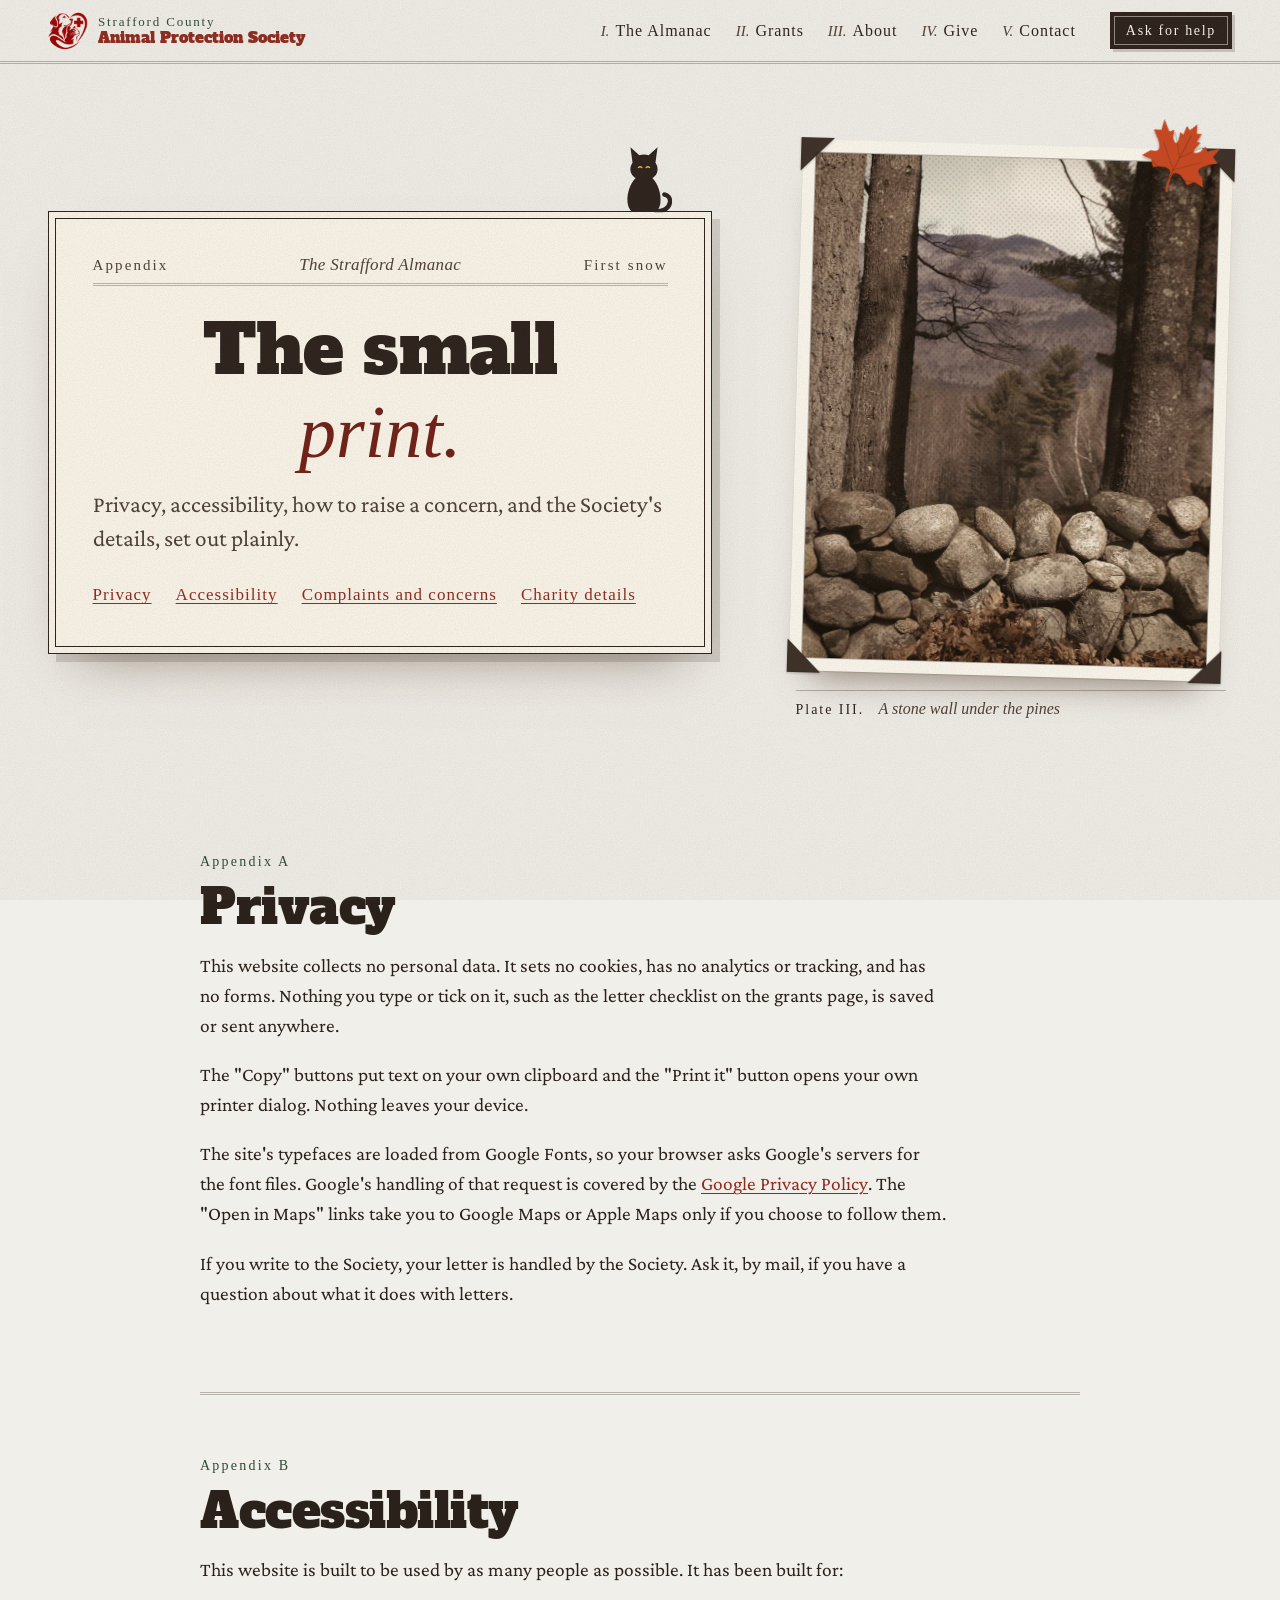
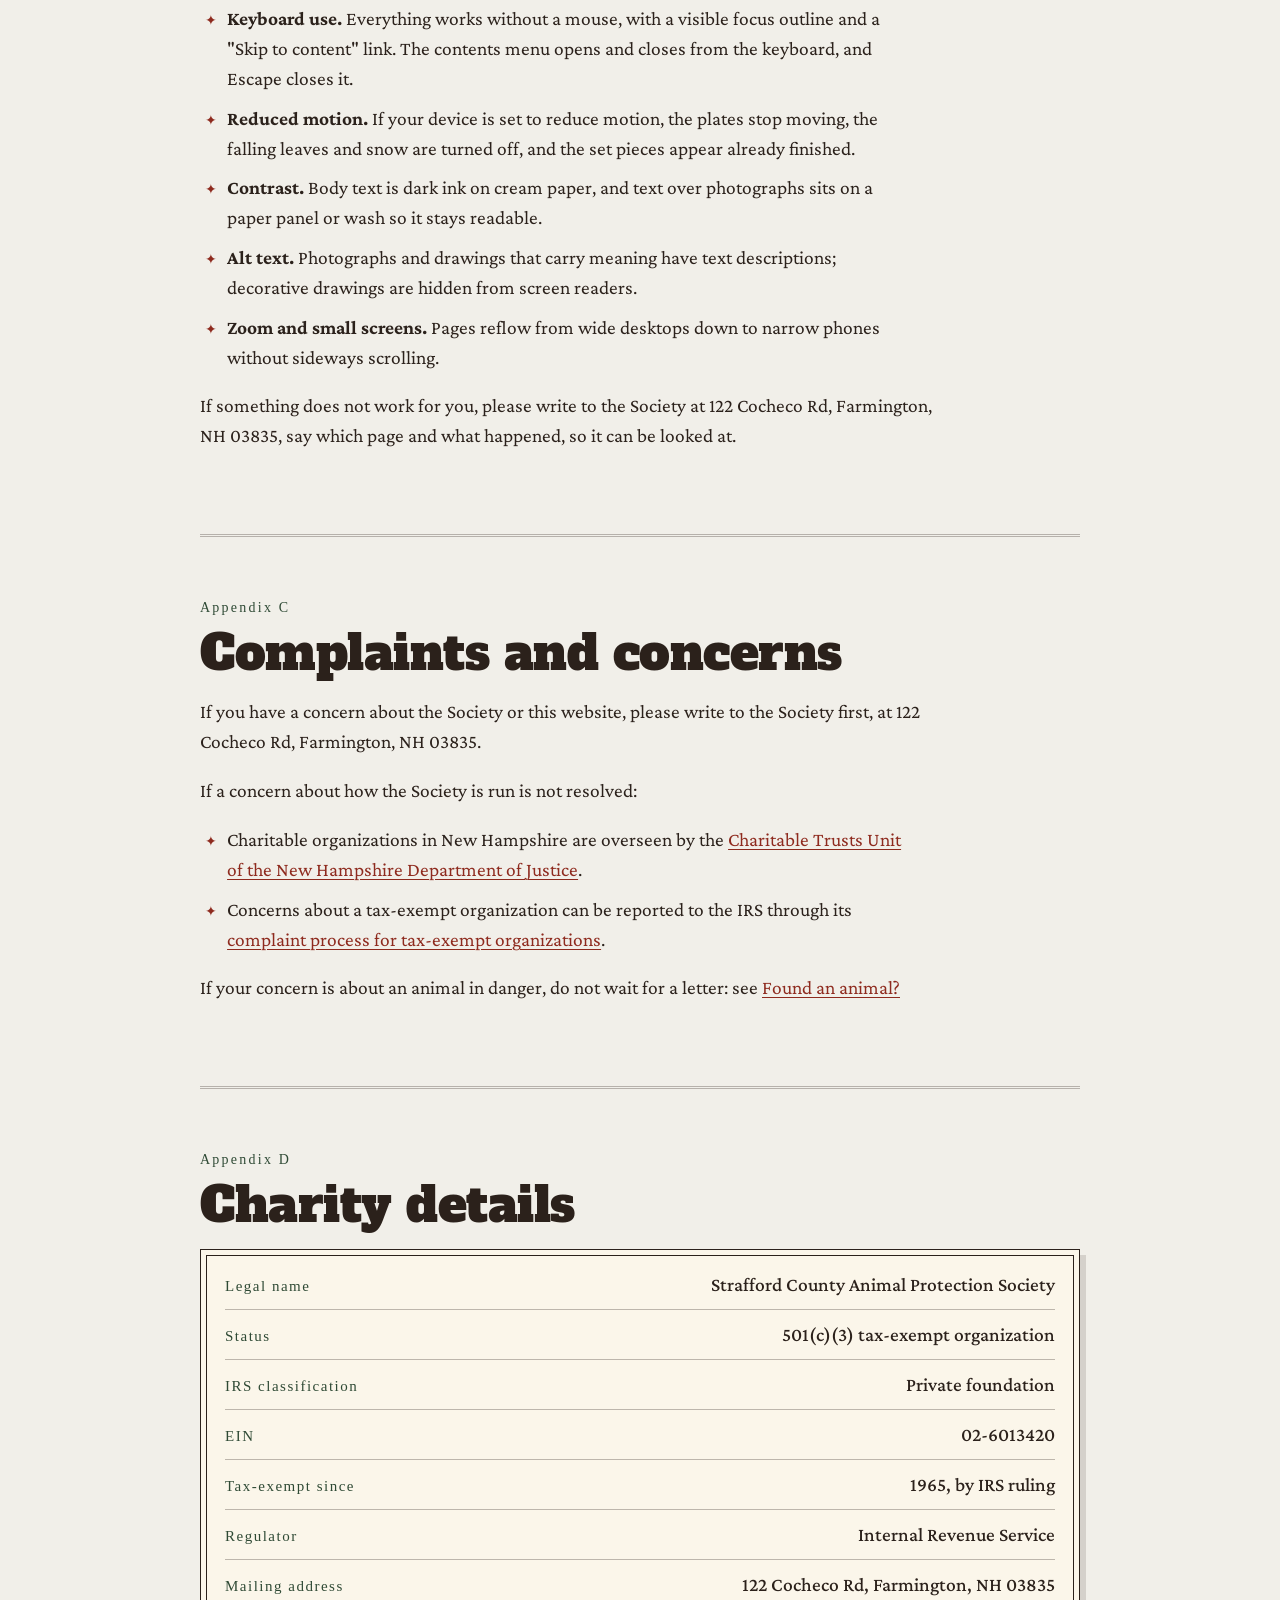
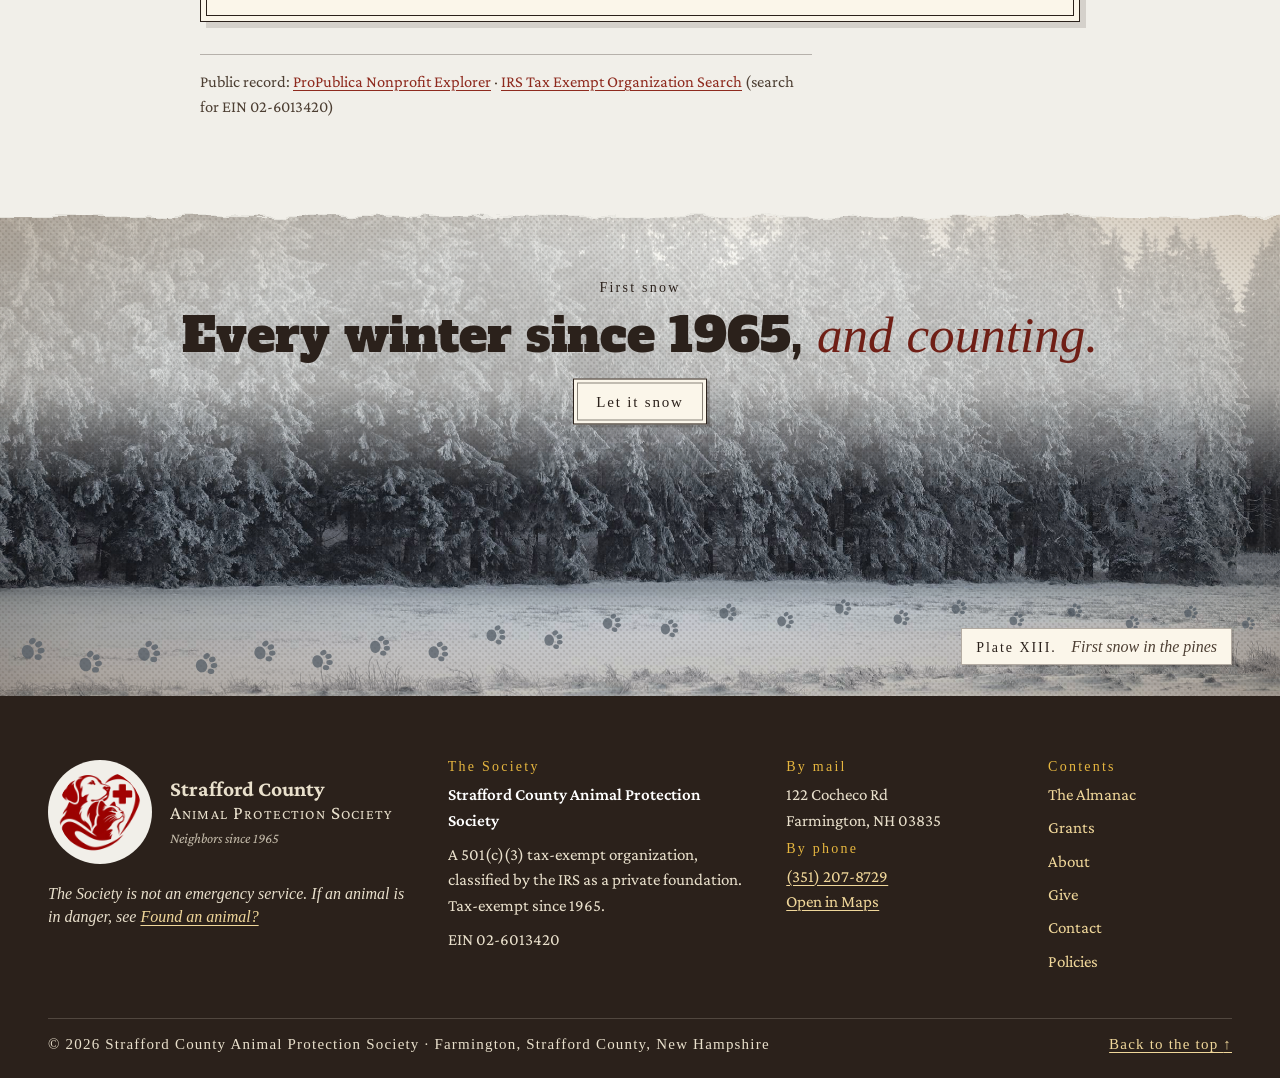
<file: policies.html>
<!doctype html>
<html lang="en">
<head>
<meta charset="utf-8">
<meta name="viewport" content="width=device-width, initial-scale=1, viewport-fit=cover">
<title>Policies · Strafford County Animal Protection Society</title>
<meta name="description" content="Privacy, accessibility, complaints and concerns, and the charity details of the Strafford County Animal Protection Society, a 501(c)(3) private foundation in Farmington, New Hampshire, EIN 02-6013420.">
<meta name="theme-color" content="#8e2a1e">
<meta property="og:type" content="website">
<meta property="og:site_name" content="Strafford County Animal Protection Society">
<meta property="og:title" content="Policies · Strafford County Animal Protection Society">
<meta property="og:description" content="Privacy, accessibility, complaints and the Society's details.">
<meta property="og:image" content="https://straffordcountyaps.com/assets/og-hero-v1.jpg?v=1">
<meta property="og:image:type" content="image/jpeg">
<meta property="og:image:width" content="1800">
<meta property="og:image:height" content="945">
<meta property="og:image:alt" content="An old almanac plate of autumn hills in peak color, under the words Strafford County Animal Protection Society, Neighbors since 1965.">
<meta property="og:locale" content="en_US">
<meta name="twitter:card" content="summary_large_image">
<meta name="twitter:image" content="https://straffordcountyaps.com/assets/og-hero-v1.jpg?v=1">
<link rel="icon" href="assets/brand/scaps-icon-128.png" type="image/png">
<link rel="apple-touch-icon" href="assets/brand/apple-touch-icon.png">
<link rel="preconnect" href="https://fonts.googleapis.com">
<link rel="preconnect" href="https://fonts.gstatic.com" crossorigin>
<link href="https://fonts.googleapis.com/css2?family=Alfa+Slab+One&family=Crimson+Pro:ital,wght@0,400;0,500;0,600;1,400;1,500&family=IM+Fell+English:ital@0;1&family=IM+Fell+English+SC&display=swap" rel="stylesheet">
<link rel="stylesheet" href="assets/style.css">
<script type="application/ld+json">
{"@context":"https://schema.org","@type":"NGO","name":"Strafford County Animal Protection Society","nonprofitStatus":"Nonprofit501c3","taxID":"02-6013420","identifier":{"@type":"PropertyValue","propertyID":"EIN","value":"02-6013420"},"telephone":"+1-351-207-8729","address":{"@type":"PostalAddress","streetAddress":"122 Cocheco Rd","addressLocality":"Farmington","addressRegion":"NH","postalCode":"03835","addressCountry":"US"}}
</script>
</head>
<body class="chapter">

<!-- @sprites -->
<svg width="0" height="0" style="position:absolute" aria-hidden="true" focusable="false">
  <symbol id="leaf" viewBox="0 0 100 100"><path d="M50,3 L55,14 L61,11 L60,23 L65,22 Q57,46 70,33 L73,23 L78,28 L91,17 L88,31 L97,35 L86,44 Q72,58 88,61 L95,72 L82,71 L75,79 Q58,67 52,74 L51.6,76 Q53,90 57,99 L54.6,100 Q50,90 48.4,76 L48,74 Q42,67 25,79 L18,71 L5,72 L12,61 Q28,58 14,44 L3,35 L12,31 L9,17 L22,28 L27,23 L30,33 Q43,46 35,22 L40,23 L39,11 L45,14 L50,3Z"/></symbol>
  <symbol id="i-vet" viewBox="0 0 64 64"><path d="M24 10h16a5 5 0 0 1 5 5v5h-5v-5H24v5h-5v-5a5 5 0 0 1 5-5z"/><rect x="6" y="20" width="52" height="36" rx="7"/><path class="ko" style="fill:var(--ko,#f3e9d2)" d="M28 26h8v8h8v8h-8v8h-8v-8h-8v-8h8z"/></symbol>
  <symbol id="i-spay" viewBox="0 0 64 64"><path d="M32 57C13 44 5 34 5 23a13 13 0 0 1 27-6 13 13 0 0 1 27 6c0 11-8 21-27 34z"/><path class="ko" style="fill:var(--ko,#f3e9d2)" d="M31 18h2v32h-2zM26 22h12v2.4H26zM26 29h12v2.4H26zM26 36h12v2.4H26zM27 43h10v2.4H27z"/></symbol>
  <symbol id="i-food" viewBox="0 0 64 64"><circle cx="21" cy="30" r="5"/><circle cx="31" cy="26" r="5"/><circle cx="41" cy="29" r="5"/><circle cx="26" cy="21" r="4.5"/><circle cx="36" cy="19" r="4.5"/><path d="M4 34h56c0 13-11 22-28 22S4 47 4 34z"/><path class="ko" style="fill:var(--ko,#f3e9d2)" d="M14 40h36v3H14z"/></symbol>
  <symbol id="i-edu" viewBox="0 0 64 64"><path d="M31 15C23 9 13 8 4 10v39c9-2 19-1 27 5z"/><path d="M33 15c8-6 18-7 27-5v39c-9-2-19-1-27 5z"/><path class="ko" style="fill:var(--ko,#f3e9d2)" d="M9 18c6-1 12 0 17 3v2.6c-5-3-11-4-17-3zM9 26c6-1 12 0 17 3v2.6c-5-3-11-4-17-3zM9 34c6-1 12 0 17 3v2.6c-5-3-11-4-17-3zM55 18c-6-1-12 0-17 3v2.6c5-3 11-4 17-3zM55 26c-6-1-12 0-17 3v2.6c5-3 11-4 17-3z"/></symbol>
  <symbol id="i-rescue" viewBox="0 0 64 64"><path d="M32 6 3 31h8v27h42V31h8z"/><path class="ko" style="fill:var(--ko,#f3e9d2)" d="M32 51c-9-6-13-11-13-16a6.5 6.5 0 0 1 13-2 6.5 6.5 0 0 1 13 2c0 5-4 10-13 16z"/></symbol>
  <symbol id="cat" viewBox="0 0 66 84"><g fill="#2b211b"><path d="M19.5 25.5 17 7.5l10.5 9.2c3.1-.9 7.9-.9 11 0L49 7.5l-2.5 18c2.6 3.4 3.4 8.6 1.4 12.8-1.1 2.3-2.9 4.1-5 5.3C49 50 53.5 61 52.4 72.4c-.4 4.2-2 7.9-4.7 10.6H18.3c-2.7-2.7-4.3-6.4-4.7-10.6C12.5 61 17 50 23.1 43.6c-2.1-1.2-3.9-3-5-5.3-2-4.2-1.2-9.4 1.4-12.8Z"/><path d="M47 82.6c8.6.6 15.6-3 16.6-10.2.7-5-2.3-8.7-6.6-9.4" fill="none" stroke="#2b211b" stroke-width="5.2" stroke-linecap="round"/></g><path d="M26.4 31.2c1.4-1 3-1 4.2.2M35.4 31.4c1.2-1.2 2.8-1.2 4.2-.2" stroke="#e6b63f" stroke-width="1.6" fill="none" stroke-linecap="round"/></symbol>
  <symbol id="pressed" viewBox="0 0 100 100"><use href="#leaf" fill="currentColor"/><path d="M50 99V20M50 70 22 44M50 70l28-26M50 52 30 26M50 52l20-26M50 82 20 72M50 82l30-10" stroke="rgba(43,33,27,.38)" stroke-width="1.1" fill="none" stroke-linecap="round"/></symbol>
  <symbol id="dog-stand" viewBox="-60 -90 150 92"><g fill="#2b211b"><path d="M-38,-44 C-50,-50 -58,-62 -55,-74 C-50,-63 -44,-55 -34,-51 Z"/><g transform="translate(-30 -30)"><path d="M-4.5,0 L4.5,0 L3.6,27 L7,28 L7,31 L-3.8,31 Z"/></g><g transform="translate(28 -30)"><path d="M-4.5,0 L4.5,0 L3.6,27 L7,28 L7,31 L-3.8,31 Z"/></g><path d="M-42,-38 C-42,-52 -22,-57 0,-56 C20,-56 33,-55 39,-48 C45,-41 42,-29 33,-26 L-34,-25 C-41,-27 -43,-32 -42,-38 Z"/><path d="M28,-46 C32,-60 40,-71 51,-73 C59,-75 65,-71 69,-66 L76,-62 C79,-58 75,-55 68,-55 L61,-54 C57,-48 50,-42 42,-36 Z"/><path d="M52,-72 C45,-71 43,-62 46,-55 C51,-58 55,-64 57,-70 Z" fill="#4a3426"/><g transform="translate(-22 -30)"><path d="M-4.5,0 L4.5,0 L3.6,27 L7,28 L7,31 L-3.8,31 Z"/></g><g transform="translate(34 -30)"><path d="M-4.5,0 L4.5,0 L3.6,27 L7,28 L7,31 L-3.8,31 Z"/></g><path d="M37,-47 C42,-44 47,-41 50,-37" stroke="#8e2a1e" stroke-width="4" fill="none" stroke-linecap="round"/></g></symbol>
  <symbol id="paw" viewBox="0 0 30 30"><ellipse cx="15" cy="19.5" rx="7" ry="6"/><ellipse cx="6.5" cy="11.5" rx="2.8" ry="3.6" transform="rotate(-22 6.5 11.5)"/><ellipse cx="11.6" cy="6.6" rx="2.8" ry="3.6" transform="rotate(-7 11.6 6.6)"/><ellipse cx="18.4" cy="6.6" rx="2.8" ry="3.6" transform="rotate(7 18.4 6.6)"/><ellipse cx="23.5" cy="11.5" rx="2.8" ry="3.6" transform="rotate(22 23.5 11.5)"/></symbol>
</svg>
  <symbol id="i-mail" viewBox="0 0 64 64"><path d="M6 14h52v36H6z"/><path class="ko" style="fill:var(--ko,#f3e9d2)" d="M10 18h44L32 36zM10 22l14 12-14 12zM54 22v24L40 34zM27 37l5 4 5-4 15 9H12z"/></symbol>
  <symbol id="i-map" viewBox="0 0 64 64"><path d="M32 4C21 4 13 12 13 23c0 14 19 36 19 36s19-22 19-36C51 12 43 4 32 4z"/><circle class="ko" style="fill:var(--ko,#f3e9d2)" cx="32" cy="23" r="7"/></symbol>
<!-- /@sprites -->

<!-- @bar -->
<a class="skip" href="#main">Skip to content</a>
<canvas class="drift" data-drift aria-hidden="true"></canvas>
<header class="bar" data-bar>
  <a class="bar-brand" href="index.html" aria-label="Strafford County Animal Protection Society, the almanac home page">
    <img src="assets/brand/scaps-logo-120.webp" alt="" width="40" height="40">
    <span class="bar-name"><b>Strafford County</b><span>Animal Protection Society</span></span>
  </a>
  <nav class="bar-nav" aria-label="Contents">
    <ol>
      <li><a href="index.html" data-page="index"><i>I.</i>The Almanac</a></li>
      <li><a href="grants.html" data-page="grants"><i>II.</i>Grants</a></li>
      <li><a href="about.html" data-page="about"><i>III.</i>About</a></li>
      <li><a href="give.html" data-page="give"><i>IV.</i>Give</a></li>
      <li><a href="contact.html" data-page="contact"><i>V.</i>Contact</a></li>
    </ol>
  </nav>
  <p class="bar-month"><svg aria-hidden="true"><use href="#leaf"/></svg><span data-month>September</span></p>
  <a class="btn btn-ink btn-bar" href="grants.html#ask">Ask for help</a>
  <button class="bar-toggle" type="button" aria-expanded="false" aria-controls="contents-panel" data-toggle><span class="bar-toggle-ico" aria-hidden="true"><i></i><i></i><i></i></span><span class="bar-toggle-t">Contents</span></button>
</header>
<div class="contents" id="contents-panel" data-contents hidden>
  <nav class="contents-page" aria-label="Contents">
    <p class="contents-head" aria-hidden="true"><span>The Strafford Almanac</span><b>Contents</b></p>
    <ol>
      <li><a href="index.html" data-page="index"><span class="c-no">Chap. I</span><span class="c-t">The Almanac</span><span class="c-dots" aria-hidden="true"></span><span class="c-d">the year at a glance</span></a></li>
      <li><a href="grants.html" data-page="grants"><span class="c-no">Chap. II</span><span class="c-t">Grants</span><span class="c-dots" aria-hidden="true"></span><span class="c-d">how to ask for help</span></a></li>
      <li><a href="about.html" data-page="about"><span class="c-no">Chap. III</span><span class="c-t">About</span><span class="c-dots" aria-hidden="true"></span><span class="c-d">since 1965, and the money</span></a></li>
      <li><a href="give.html" data-page="give"><span class="c-no">Chap. IV</span><span class="c-t">Give</span><span class="c-dots" aria-hidden="true"></span><span class="c-d">gifts by mail</span></a></li>
      <li><a href="contact.html" data-page="contact"><span class="c-no">Chap. V</span><span class="c-t">Contact</span><span class="c-dots" aria-hidden="true"></span><span class="c-d">write to us, found an animal</span></a></li>
      <li><a href="policies.html" data-page="policies" aria-current="page"><span class="c-no">Appendix</span><span class="c-t">Policies</span><span class="c-dots" aria-hidden="true"></span><span class="c-d">privacy, access, concerns</span></a></li>
    </ol>
    <div class="contents-acts">
      <a class="btn btn-ink" href="grants.html#ask">Ask for help</a>
      <a class="btn btn-ghost" href="give.html">Give by mail</a>
    </div>
    <p class="contents-foot">By mail: 122 Cocheco Rd, Farmington, NH 03835. By phone: <a href="tel:+13512078729">(351) 207-8729</a></p>
  </nav>
</div>
<!-- /@bar -->

<main id="main">

<section class="opener opener--tip opener--short" id="top" data-scene="hero" data-month="First snow" data-paper="#f1efe9" aria-labelledby="page-h">
  <div class="opener-sheet" data-depth="-.04">
    <p class="almanac-head" aria-hidden="true"><span>Appendix</span><span>The Strafford Almanac</span><span>First snow</span></p>
    <h1 id="page-h" class="opener-h">The small <em>print.</em></h1>
    <p class="opener-lede">Privacy, accessibility, how to raise a concern, and the Society's details, set out plainly.</p>
    <ul class="jump-list">
      <li><a href="#privacy">Privacy</a></li>
      <li><a href="#access">Accessibility</a></li>
      <li><a href="#concerns">Complaints and concerns</a></li>
      <li><a href="#details">Charity details</a></li>
    </ul>
    <svg class="opener-animal opener-cat" data-depth="-.1" viewBox="0 0 66 84" aria-hidden="true"><use href="#cat"/></svg>
  </div>
  <figure class="opener-tip tip" data-depth=".07">
    <div class="tip-frame">
      <div class="photo tip-img tip-45"><img class="layer" data-depth=".08" src="assets/photo/stone-wall.jpg" data-ai="assets/ai/stone-wall-pines.jpg" data-ai-alt="An old New England stone wall running under tall white pines, fallen leaves drifted against the stones." alt="A dry stone wall of rounded fieldstones with oak leaves drifted against it, between tall pine trunks, a wooded mountain beyond." width="900" height="1125" fetchpriority="high"></div>
    </div>
    <figcaption class="plate-cap"><span>Plate III.</span><span>A stone wall under the pines</span></figcaption>
  </figure>
  <svg class="pressed-leaf opener-leaf" data-depth="-.24" viewBox="0 0 100 100" aria-hidden="true"><use href="#pressed"/></svg>
</section>

<section class="chap-sec" data-month="First snow" data-paper="#f1efe9" aria-label="Policies">
  <div class="wrap prose-wrap">

    <article class="policy" id="privacy" aria-labelledby="privacy-h">
      <p class="card-tag">Appendix A</p>
      <h2 id="privacy-h">Privacy</h2>
      <p>This website collects no personal data. It sets no cookies, has no analytics or tracking, and has no forms. Nothing you type or tick on it, such as the letter checklist on the grants page, is saved or sent anywhere.</p>
      <p>The "Copy" buttons put text on your own clipboard and the "Print it" button opens your own printer dialog. Nothing leaves your device.</p>
      <p>The site's typefaces are loaded from Google Fonts, so your browser asks Google's servers for the font files. Google's handling of that request is covered by the <a href="https://policies.google.com/privacy" target="_blank" rel="noopener">Google Privacy Policy<span class="vh"> (opens in a new tab)</span></a>. The "Open in Maps" links take you to Google Maps or Apple Maps only if you choose to follow them.</p>
      <p>If you write to the Society, your letter is handled by the Society. Ask it, by mail, if you have a question about what it does with letters.</p>
    </article>

    <article class="policy" id="access" aria-labelledby="access-h">
      <p class="card-tag">Appendix B</p>
      <h2 id="access-h">Accessibility</h2>
      <p>This website is built to be used by as many people as possible. It has been built for:</p>
      <ul class="plain-list">
        <li><b>Keyboard use.</b> Everything works without a mouse, with a visible focus outline and a "Skip to content" link. The contents menu opens and closes from the keyboard, and Escape closes it.</li>
        <li><b>Reduced motion.</b> If your device is set to reduce motion, the plates stop moving, the falling leaves and snow are turned off, and the set pieces appear already finished.</li>
        <li><b>Contrast.</b> Body text is dark ink on cream paper, and text over photographs sits on a paper panel or wash so it stays readable.</li>
        <li><b>Alt text.</b> Photographs and drawings that carry meaning have text descriptions; decorative drawings are hidden from screen readers.</li>
        <li><b>Zoom and small screens.</b> Pages reflow from wide desktops down to narrow phones without sideways scrolling.</li>
      </ul>
      <p>If something does not work for you, please write to the Society at 122 Cocheco Rd, Farmington, NH 03835, say which page and what happened, so it can be looked at.</p>
    </article>

    <article class="policy" id="concerns" aria-labelledby="concerns-h">
      <p class="card-tag">Appendix C</p>
      <h2 id="concerns-h">Complaints and concerns</h2>
      <p>If you have a concern about the Society or this website, please write to the Society first, at 122 Cocheco Rd, Farmington, NH 03835.</p>
      <p>If a concern about how the Society is run is not resolved:</p>
      <ul class="plain-list">
        <li>Charitable organizations in New Hampshire are overseen by the <a href="https://www.doj.nh.gov/charitable-trusts" target="_blank" rel="noopener">Charitable Trusts Unit of the New Hampshire Department of Justice<span class="vh"> (opens in a new tab)</span></a>.</li>
        <li>Concerns about a tax-exempt organization can be reported to the IRS through its <a href="https://www.irs.gov/charities-non-profits/irs-complaint-process-tax-exempt-organizations" target="_blank" rel="noopener">complaint process for tax-exempt organizations<span class="vh"> (opens in a new tab)</span></a>.</li>
      </ul>
      <p>If your concern is about an animal in danger, do not wait for a letter: see <a href="contact.html#found">Found an animal?</a></p>
    </article>

    <article class="policy" id="details" aria-labelledby="details-h">
      <p class="card-tag">Appendix D</p>
      <h2 id="details-h">Charity details</h2>
      <dl class="ledger ledger--card">
        <div><dt>Legal name</dt><dd>Strafford County Animal Protection Society</dd></div>
        <div><dt>Status</dt><dd>501(c)(3) tax-exempt organization</dd></div>
        <div><dt>IRS classification</dt><dd>Private foundation</dd></div>
        <div><dt>EIN</dt><dd>02-6013420</dd></div>
        <div><dt>Tax-exempt since</dt><dd>1965, by IRS ruling</dd></div>
        <div><dt>Regulator</dt><dd>Internal Revenue Service</dd></div>
        <div><dt>Mailing address</dt><dd>122 Cocheco Rd, Farmington, NH 03835</dd></div>
      </dl>
      <p class="sources">Public record: <a href="https://projects.propublica.org/nonprofits/organizations/26013420" target="_blank" rel="noopener">ProPublica Nonprofit Explorer<span class="vh"> (opens in a new tab)</span></a> &middot; <a href="https://apps.irs.gov/app/eos/" target="_blank" rel="noopener">IRS Tax Exempt Organization Search<span class="vh"> (opens in a new tab)</span></a> (search for EIN 02-6013420)</p>
    </article>

  </div>
</section>

</main>

<!-- @foot -->
<footer class="snow snow--short" data-month="First snow" data-paper="#f4f4f0">
  <div class="scene scene-snow photo deckle-t" data-scene="snow">
    <img class="layer" data-depth=".08" src="assets/photo/snow.jpg" srcset="assets/photo/snow-1200.jpg 1200w, assets/photo/snow.jpg 2400w" sizes="(max-width: 700px) 250vw, 100vw" data-ai="assets/ai/first-snow-pines.jpg" data-ai-alt="First snow on white pines beside a split-rail fence at the edge of a field." alt="A line of snow-covered fir trees at the edge of a snowy field under a pale winter sky." width="2400" height="1600" loading="lazy" decoding="async">
    <svg class="paw-trail" viewBox="0 0 1600 200" preserveAspectRatio="xMidYMax slice" aria-hidden="true"><g fill="#4d5862"><use href="#paw" width="30" height="30" transform="translate(40 143) rotate(70) scale(1.25) translate(-15 -15)"/><use href="#paw" width="30" height="30" transform="translate(112 159) rotate(71) scale(1.22) translate(-15 -15)"/><use href="#paw" width="30" height="30" transform="translate(185 146) rotate(72) scale(1.20) translate(-15 -15)"/><use href="#paw" width="30" height="30" transform="translate(257 161) rotate(74) scale(1.17) translate(-15 -15)"/><use href="#paw" width="30" height="30" transform="translate(330 145) rotate(77) scale(1.15) translate(-15 -15)"/><use href="#paw" width="30" height="30" transform="translate(402 156) rotate(80) scale(1.12) translate(-15 -15)"/><use href="#paw" width="30" height="30" transform="translate(474 138) rotate(82) scale(1.09) translate(-15 -15)"/><use href="#paw" width="30" height="30" transform="translate(547 145) rotate(84) scale(1.07) translate(-15 -15)"/><use href="#paw" width="30" height="30" transform="translate(619 124) rotate(86) scale(1.04) translate(-15 -15)"/><use href="#paw" width="30" height="30" transform="translate(691 130) rotate(86) scale(1.01) translate(-15 -15)"/><use href="#paw" width="30" height="30" transform="translate(764 109) rotate(85) scale(0.99) translate(-15 -15)"/><use href="#paw" width="30" height="30" transform="translate(836 116) rotate(84) scale(0.96) translate(-15 -15)"/><use href="#paw" width="30" height="30" transform="translate(909 96) rotate(81) scale(0.94) translate(-15 -15)"/><use href="#paw" width="30" height="30" transform="translate(981 106) rotate(79) scale(0.91) translate(-15 -15)"/><use href="#paw" width="30" height="30" transform="translate(1053 90) rotate(76) scale(0.88) translate(-15 -15)"/><use href="#paw" width="30" height="30" transform="translate(1126 103) rotate(73) scale(0.86) translate(-15 -15)"/><use href="#paw" width="30" height="30" transform="translate(1198 90) rotate(71) scale(0.83) translate(-15 -15)"/><use href="#paw" width="30" height="30" transform="translate(1270 105) rotate(70) scale(0.80) translate(-15 -15)"/><use href="#paw" width="30" height="30" transform="translate(1343 94) rotate(70) scale(0.78) translate(-15 -15)"/><use href="#paw" width="30" height="30" transform="translate(1415 109) rotate(71) scale(0.75) translate(-15 -15)"/><use href="#paw" width="30" height="30" transform="translate(1488 96) rotate(73) scale(0.73) translate(-15 -15)"/><use href="#paw" width="30" height="30" transform="translate(1560 110) rotate(75) scale(0.70) translate(-15 -15)"/></g></svg>
    <div class="snow-copy" data-depth="-.06">
      <p class="card-tag">First snow</p>
      <p class="snow-line">Every winter since 1965, <em>and counting.</em></p>
      <button class="btn btn-ghost" type="button" data-flurry>Let it snow</button>
    </div>
    <p class="plate-cap plate-tab"><span>Plate XIII.</span><span>First snow in the pines</span></p>
  </div>
  <div class="foot">
    <div class="wrap foot-grid">
      <div class="foot-id">
        <div class="foot-mark"><img src="assets/brand/scaps-logo-400.webp" alt="Strafford County Animal Protection Society logo" width="120" height="120" loading="lazy"><p class="foot-name"><b>Strafford County</b><span>Animal Protection Society</span><i>Neighbors since 1965</i></p></div>
        <p class="foot-not">The Society is not an emergency service. If an animal is in danger, see <a href="contact.html#found">Found an animal?</a></p>
      </div>
      <div class="foot-legal">
        <span class="foot-k">The Society</span>
        <p><b>Strafford County Animal Protection Society</b></p>
        <p>A 501(c)(3) tax-exempt organization, classified by the IRS as a private foundation. Tax-exempt since 1965.</p>
        <p>EIN 02-6013420</p>
      </div>
      <div class="foot-addr">
        <span class="foot-k">By mail</span>
        <address>122 Cocheco Rd<br>Farmington, NH 03835</address>
        <p class="foot-tel"><span class="foot-k">By phone</span> <a href="tel:+13512078729">(351) 207-8729</a></p>
        <p><a href="https://www.google.com/maps/search/?api=1&amp;query=122%20Cocheco%20Rd%2C%20Farmington%2C%20NH%2003835" rel="noopener" target="_blank">Open in Maps<span class="vh"> (opens in a new tab)</span></a></p>
      </div>
      <nav class="foot-nav" aria-label="Footer">
        <span class="foot-k">Contents</span>
        <ul>
          <li><a href="index.html">The Almanac</a></li>
          <li><a href="grants.html">Grants</a></li>
          <li><a href="about.html">About</a></li>
          <li><a href="give.html">Give</a></li>
          <li><a href="contact.html">Contact</a></li>
          <li><a href="policies.html">Policies</a></li>
        </ul>
      </nav>
    </div>
    <div class="wrap foot-base">
      <p>&copy; <span data-year>2026</span> Strafford County Animal Protection Society &middot; Farmington, Strafford County, New Hampshire</p>
      <a href="#top">Back to the top <span aria-hidden="true">↑</span></a>
    </div>
  </div>
</footer>
<!-- /@foot -->

<script src="assets/app.js" defer></script>
</body>
</html>
</file>
<file: assets/style.css>
/* Strafford County Animal Protection Society: an almanac that turns from September to first snow */
:root {
  --paper: #f3e9d2;
  --ink: #2b211b;
  --ink-soft: #4d3f33;
  --barn: #8e2a1e;
  --barn-d: #6f1f16;
  --forest: #2f4a35;
  --maple: #c9471f;
  --gold: #e6b63f;
  --cream: #fbf6ea;
  --rule: rgba(43, 33, 27, .3);
  --display: 'Alfa Slab One', 'Rockwell', Georgia, serif;
  --serif: 'Crimson Pro', Georgia, serif;
  --fell: 'IM Fell English', Georgia, serif;
  --sc: 'IM Fell English SC', Georgia, serif;
  --bar-h: 64px;
  --gut: clamp(16px, 4vw, 48px);
}

*, *::before, *::after { box-sizing: border-box; }
html { scroll-behavior: smooth; -webkit-text-size-adjust: 100%; }
body {
  margin: 0;
  background: var(--paper);
  color: var(--ink);
  font: 400 clamp(17px, 1.05rem + .2vw, 20px)/1.55 var(--serif);
  transition: background-color 1.2s ease;
  overflow-x: hidden;
  -webkit-font-smoothing: antialiased;
}
/* letterpress paper grain */
body::after {
  content: '';
  position: fixed; inset: 0;
  pointer-events: none;
  z-index: 90;
  opacity: .22;
  background-image: url("data:image/svg+xml,%3Csvg xmlns='http://www.w3.org/2000/svg' width='220' height='220'%3E%3Cfilter id='n'%3E%3CfeTurbulence type='fractalNoise' baseFrequency='.85' numOctaves='2' stitchTiles='stitch'/%3E%3CfeColorMatrix values='0 0 0 0 .17 0 0 0 0 .13 0 0 0 0 .1 0 0 0 .55 0'/%3E%3C/filter%3E%3Crect width='220' height='220' filter='url(%23n)'/%3E%3C/svg%3E");
}
img, svg { display: block; max-width: 100%; }
a { color: var(--barn); text-underline-offset: .18em; text-decoration-thickness: 1px; }
a:hover { color: var(--barn-d); }
:focus-visible { outline: 3px solid var(--barn); outline-offset: 3px; }
h1, h2, h3 { margin: 0; font-weight: 400; }
h2 { font: 400 clamp(36px, 2rem + 2.6vw, 72px)/1.02 var(--display); letter-spacing: -.01em; color: var(--ink); }
h2 em, h3 em, .h1-big em, .snow-line em { font: italic 400 1.08em/1 var(--fell); color: var(--barn); letter-spacing: 0; }
h3 { font: 400 clamp(26px, 1.4rem + 1.2vw, 40px)/1.08 var(--display); }
p { margin: 0 0 1em; }
.wrap { width: min(1200px, 100% - 2 * var(--gut)); margin: 0 auto; }
.skip { position: absolute; left: -999px; top: 8px; z-index: 200; background: var(--ink); color: var(--paper); padding: 10px 14px; }
.skip:focus { left: 8px; }

/* buttons: letterpress, a ruled border with an inner rule, inked on a slight offset */
.btn {
  --fg: var(--ink); --edge: var(--ink); --bg: #fbf6ea; --inner: rgba(43, 33, 27, .55);
  display: inline-flex; align-items: center; gap: .55em;
  font: 400 15px/1 var(--sc); letter-spacing: .12em;
  padding: 15px 22px 14px;
  border: 1.5px solid var(--edge); border-radius: 0;
  background: var(--bg); color: var(--fg);
  box-shadow: inset 0 0 0 3px var(--bg), inset 0 0 0 4px var(--inner), 3px 3px 0 rgba(43, 33, 27, .2);
  cursor: pointer; text-decoration: none;
  transition: background-color .2s, color .2s, transform .12s, box-shadow .12s;
}
.btn svg { width: 18px; height: 18px; fill: var(--maple); transition: transform .4s; }
.btn:hover { transform: translate(1px, 1px); box-shadow: inset 0 0 0 3px var(--bg), inset 0 0 0 4px var(--inner), 2px 2px 0 rgba(43, 33, 27, .2); }
.btn:active { transform: translate(3px, 3px); box-shadow: inset 0 0 0 3px var(--bg), inset 0 0 0 4px var(--inner), 0 0 0 rgba(43, 33, 27, 0); }
.btn-ink { --fg: #fbf6ea; --bg: var(--ink); --inner: rgba(251, 246, 234, .5); }
.btn-ink:hover { --bg: var(--barn); --edge: var(--barn); color: #fbf6ea; }
.btn-ghost:hover { --bg: #fffdf6; color: var(--ink); }
.btn-ghost:hover svg { transform: rotate(-30deg); }
.btn-small { padding: 11px 15px 10px; font-size: 14px; }

/* ------------------------------------------------------------ header */
.bar {
  position: fixed; inset: 0 0 auto 0; z-index: 50;
  height: var(--bar-h);
  display: flex; align-items: center; gap: 24px;
  padding: 0 var(--gut);
  background: color-mix(in srgb, var(--paper) 86%, transparent);
  backdrop-filter: blur(8px); -webkit-backdrop-filter: blur(8px);
  border-bottom: 3px double var(--rule);
  transition: background-color 1.2s ease;
}
.bar-brand { display: flex; align-items: center; gap: 10px; text-decoration: none; color: var(--ink); margin-right: auto; }
.bar-brand img { width: 40px; height: 40px; }
.bar-name { display: flex; flex-direction: column; line-height: 1.05; }
.bar-name b { font: 400 13px/1.1 var(--sc); letter-spacing: .14em; color: var(--forest); }
.bar-name span { font: 400 15px/1.15 var(--display); color: var(--barn); }
/* the header nav is set like an almanac's contents line: chapter numeral, title, and a double rule under the open chapter */
.bar-nav ol { display: flex; gap: 4px; list-style: none; margin: 0; padding: 0; }
.bar-nav a { position: relative; display: flex; align-items: baseline; gap: 6px; padding: 9px 10px 8px; font: 400 16px/1 var(--sc); letter-spacing: .06em; color: var(--ink); text-decoration: none; white-space: nowrap; }
.bar-nav a i { font: italic 400 15px/1 var(--fell); letter-spacing: 0; color: var(--ink-soft); }
.bar-nav a::after { content: ''; position: absolute; left: 10px; right: 10px; bottom: 1px; height: 4px; border-top: 1px solid transparent; border-bottom: 1px solid transparent; transition: border-color .2s; }
.bar-nav a:hover { color: var(--barn); }
.bar-nav a:hover::after { border-bottom-color: var(--barn); }
.bar-nav a[aria-current] { color: var(--barn); }
.bar-nav a[aria-current] i { color: var(--barn); }
.bar-nav a[aria-current]::after { border-top-color: var(--barn); border-bottom-color: var(--barn); }
.bar-nav a[aria-current]::before { content: ''; position: absolute; left: 50%; top: 0; width: 6px; height: 6px; margin-left: -3px; background: var(--maple); transform: rotate(45deg); }
.bar-month {
  margin: 0; display: flex; align-items: center; gap: 8px;
  font: italic 400 17px/1 var(--fell);
  padding: 7px 14px 7px 10px; border: 3px double var(--rule); border-radius: 0;
  min-width: 132px; justify-content: center; white-space: nowrap;
}
.bar-month svg { width: 18px; height: 18px; fill: var(--leaf, var(--gold)); transition: fill 1s, transform 1s; transform: rotate(var(--leaf-rot, 0deg)); }

/* ------------------------------------------------------------ drifting leaves / snow */
.drift { position: fixed; inset: 0; width: 100%; height: 100%; pointer-events: none; z-index: 40; }

/* ------------------------------------------------------------ scenes (shared) */
.scene { position: relative; overflow: hidden; }
.layer {
  position: absolute; left: 0; top: 0; width: 100%; height: 100%;
  object-fit: cover; object-position: var(--ox, 50%) 50%;
  max-width: none; will-change: transform, translate; user-select: none; -webkit-user-drag: none;
}

/* ------------------------------------------------------------ photographs printed as almanac plates
   The photographs are toned before they reach the page (hand-tinted sepia, see README). Here they get
   a halftone screen, edges that have aged into the paper, and deckled or tipped-in borders. */
.photo { position: relative; overflow: hidden; background: #d9c7a6; isolation: isolate; }
.photo img { display: block; }
.photo::after {
  content: ''; position: absolute; inset: 0; z-index: 1; pointer-events: none;
  background:
    radial-gradient(ellipse 75% 70% at 50% 46%, rgba(120, 80, 30, 0) 55%, rgba(110, 72, 30, .34) 100%),
    url("data:image/svg+xml,%3Csvg xmlns='http://www.w3.org/2000/svg' width='120' height='120'%3E%3Cpattern id='h' width='4.2426407' height='4.2426407' patternUnits='userSpaceOnUse' patternTransform='rotate(45)'%3E%3Ccircle cx='2.12' cy='2.12' r='.95' fill='%232b211b' fill-opacity='.2'/%3E%3C/pattern%3E%3Crect width='120' height='120' fill='url(%23h)'/%3E%3C/svg%3E") 0 0 / 120px 120px;
  mix-blend-mode: multiply;
}
.deckle { -webkit-mask: url("photo/deckle.svg") 0 0 / 100% 100% no-repeat; mask: url("photo/deckle.svg") 0 0 / 100% 100% no-repeat; }
.deckle-b { -webkit-mask: url("photo/deckle-b.svg") 0 0 / 100% 100% no-repeat; mask: url("photo/deckle-b.svg") 0 0 / 100% 100% no-repeat; }
.deckle-tb { -webkit-mask: url("photo/deckle-tb.svg") 0 0 / 100% 100% no-repeat; mask: url("photo/deckle-tb.svg") 0 0 / 100% 100% no-repeat; }
.deckle-t { -webkit-mask: url("photo/deckle-t.svg") 0 0 / 100% 100% no-repeat; mask: url("photo/deckle-t.svg") 0 0 / 100% 100% no-repeat; }

/* the caption line under a plate, set in the almanac's small caps */
.plate-cap {
  display: flex; flex-wrap: wrap; align-items: baseline; gap: .2em .9em;
  margin: 0; padding-top: 8px; border-top: 1px solid var(--rule);
  font: italic 400 16px/1.3 var(--fell); color: var(--ink-soft);
}
.plate-cap span:first-child, .plate-cap span:nth-child(3) { font: 400 14px/1.3 var(--sc); letter-spacing: .14em; font-style: normal; color: var(--ink); }
.plate-cap span:nth-child(3) { margin-left: auto; }
.plate-tab {
  position: absolute; z-index: 3; right: var(--gut); bottom: clamp(22px, 3.4vh, 34px);
  background: #fbf6ea; padding: 8px 14px 7px; border: 1px solid rgba(43, 33, 27, .35);
  box-shadow: 2px 2px 0 rgba(43, 33, 27, .15);
}

/* a photograph tipped in with album corners */
.tip { margin: 0; position: relative; }
.tip-frame {
  position: relative; background: #fcf8ee; padding: clamp(8px, 1vw, 13px);
  box-shadow: 0 1px 1px rgba(60, 35, 15, .14), 0 26px 34px -22px rgba(60, 35, 15, .55);
  transform: rotate(var(--tilt, 0deg));
}
.tip-frame::after {
  --c: rgba(46, 34, 26, .92); --s: clamp(24px, 2.6vw, 36px);
  content: ''; position: absolute; inset: -2px; z-index: 3; pointer-events: none;
  background:
    linear-gradient(135deg, var(--c) 50%, transparent 51%) top left / var(--s) var(--s) no-repeat,
    linear-gradient(225deg, var(--c) 50%, transparent 51%) top right / var(--s) var(--s) no-repeat,
    linear-gradient(45deg, var(--c) 50%, transparent 51%) bottom left / var(--s) var(--s) no-repeat,
    linear-gradient(315deg, var(--c) 50%, transparent 51%) bottom right / var(--s) var(--s) no-repeat;
  filter: drop-shadow(0 1px 1px rgba(0, 0, 0, .25));
}
.tip-img { outline: 1px solid rgba(43, 33, 27, .35); }
.tip-img img { width: 100%; height: auto; }
.tip .plate-cap { margin-top: 14px; }
.pressed-leaf { position: absolute; color: var(--maple); filter: drop-shadow(1px 2px 1px rgba(60, 35, 15, .3)); pointer-events: none; }

/* ------------------------------------------------------------ hero: a title page set over Plate I */
.hero {
  position: relative; min-height: 100vh; min-height: 100svh;
  display: flex; flex-direction: column;
  padding: calc(var(--bar-h) + clamp(10px, 1.8vh, 18px)) var(--gut) 0;
}
.hero-plate { position: relative; flex: 1 1 auto; min-height: 430px; }
.scene-hero { position: absolute; inset: 0; cursor: pointer; }
.scene-hero .layer { top: -8%; height: 118%; object-position: 50% 30%; }
/* a paper wash over the sky, so the title reads as ink printed on the plate */
.scene-hero::before {
  content: ''; position: absolute; inset: 0; z-index: 1; pointer-events: none;
  background:
    radial-gradient(ellipse 52% 46% at 50% 21%, rgba(246, 238, 220, .8), rgba(246, 238, 220, .55) 55%, rgba(246, 238, 220, 0) 100%),
    linear-gradient(180deg, rgba(246, 238, 220, .35), rgba(246, 238, 220, 0) 48%);
}
.hero-copy {
  position: relative; z-index: 2; pointer-events: none;
  padding: clamp(26px, 5.5vh, 64px) var(--gut) 24px;
  text-align: center; max-width: 1120px; margin: 0 auto;
  will-change: transform, opacity;
}
.kicker { font: 400 clamp(14px, .8rem + .3vw, 18px)/1 var(--sc); letter-spacing: .16em; color: var(--ink); display: flex; justify-content: center; flex-wrap: wrap; gap: .3em .8em; margin-bottom: 18px; }
.kicker i { font-style: normal; color: var(--barn); font-size: .7em; align-self: center; }
h1 { display: flex; flex-direction: column; align-items: center; gap: 12px; }
.h1-name { font: 400 clamp(18px, .9rem + .9vw, 28px)/1.15 var(--display); color: var(--barn-d); letter-spacing: .01em; padding: 10px 0 9px; border-top: 3px double var(--ink); border-bottom: 3px double var(--ink); }
.h1-big { font: 400 clamp(46px, 1.2rem + 4.6vw, 92px)/.98 var(--display); letter-spacing: -.015em; color: var(--ink); }
.h1-big em { font-size: 1.12em; color: var(--barn-d); }
@media (min-width: 760px) { .h1-big { white-space: nowrap; } }
.hero-cat { position: absolute; z-index: 3; right: 8%; bottom: -3px; width: clamp(46px, 4.4vw, 64px); height: auto; }
.hero-leaf { z-index: 3; left: -14px; bottom: -26px; width: clamp(70px, 7vw, 104px); rotate: -24deg; }
.hero-imprint { padding: 6px 0 clamp(16px, 2.6vh, 28px); }
.hero-imprint .plate-cap { border-top: 0; }
.hero-foot { display: flex; align-items: center; justify-content: space-between; flex-wrap: wrap; gap: 14px 40px; margin-top: 10px; padding-top: 14px; border-top: 3px double var(--rule); }
.promise { max-width: 38em; margin: 0; font-size: clamp(17px, 1rem + .3vw, 21px); line-height: 1.45; color: var(--ink-soft); }
.hero-actions { display: flex; flex-wrap: wrap; gap: 12px; }

/* ------------------------------------------------------------ almanac page heads */
.almanac-head {
  display: grid; grid-template-columns: 1fr auto 1fr; align-items: baseline;
  font: 400 15px/1 var(--sc); letter-spacing: .14em; color: var(--ink-soft);
  border-bottom: 3px double var(--rule); padding-bottom: 10px; margin-bottom: clamp(32px, 5vw, 64px);
}
.almanac-head span:nth-child(2) { font: italic 400 17px/1 var(--fell); letter-spacing: .02em; }
.almanac-head span:last-child { text-align: right; }

/* ------------------------------------------------------------ who we are */
.who { padding: clamp(80px, 12vh, 140px) 0 clamp(60px, 10vh, 120px); position: relative; }
.who-grid { display: grid; grid-template-columns: 1.1fr .9fr; gap: clamp(32px, 6vw, 90px); align-items: center; }
.who h2 { margin-bottom: 28px; }
.lede { font-size: clamp(20px, 1.1rem + .5vw, 25px); line-height: 1.45; }
.lede::first-letter { font: 400 3.4em/.8 var(--display); float: left; color: var(--barn); padding: .08em .1em 0 0; }
.ledger { margin: 30px 0 0; border-top: 1.5px solid var(--ink); }
.ledger div { display: flex; gap: 12px; align-items: baseline; padding: 10px 0 9px; border-bottom: 1px solid var(--rule); }
.ledger dt { font: 400 15px/1.3 var(--sc); letter-spacing: .1em; color: var(--forest); flex: 0 0 auto; }
.ledger dd { margin: 0 0 0 auto; text-align: right; font-weight: 500; }

.spread { display: grid; grid-template-columns: minmax(0, 1.6fr) minmax(0, 1fr); gap: clamp(32px, 6vw, 90px); align-items: end; margin-top: clamp(56px, 9vw, 120px); }
.tip-wide { --tilt: -.9deg; }
.tip-tall { --tilt: 1.4deg; max-width: 400px; justify-self: center; width: 100%; }
.spread-leaf { z-index: 4; left: -36px; top: 46%; width: 78px; transform: rotate(32deg); color: #b8361d; }

.stump { margin: 0; }
.stump-wrap { position: relative; width: min(100%, 480px); margin: 0 auto; }
.stump-svg { width: 100%; height: auto; cursor: crosshair; filter: drop-shadow(0 18px 18px rgba(60, 35, 15, .18)); touch-action: manipulation; }
.stump-tag { position: absolute; left: 50%; top: 50%; transform: translate(-50%, -50%); margin: 0; font: 400 13px/1 var(--sc); color: var(--ink); background: rgba(251, 246, 234, .85); padding: 3px 6px; border-radius: 3px; pointer-events: none; opacity: .9; }
.stump figcaption { width: min(100%, 480px); margin: 18px auto 0; text-align: center; }
.stump-read { min-height: 2.9em; font: italic 400 21px/1.35 var(--fell); margin-bottom: 12px; }
.stump-read b { font: 400 22px var(--display); font-style: normal; color: var(--barn); }
.stump-label { display: block; font: 400 16px/1.3 var(--sc); letter-spacing: .1em; color: var(--forest); }
.stump-label span { display: block; font: italic 400 16px/1.4 var(--serif); letter-spacing: 0; color: var(--ink-soft); }
.stump-range { width: 100%; margin: 14px 0 4px; accent-color: var(--barn); height: 28px; }
.stump-scale { display: flex; justify-content: space-between; font: 400 14px/1 var(--sc); color: var(--ink-soft); margin: 0; }

/* ------------------------------------------------------------ the bridge (pinned: the plate pans sideways, the dog walks the margin) */
.bridge { position: relative; height: 340vh; --bank: clamp(96px, 14vh, 136px); }
.bridge-stage { position: sticky; top: 0; height: 100vh; height: 100svh; overflow: hidden; }
.scene-bridge { position: absolute; left: 0; right: 0; top: 0; bottom: var(--bank); }
.scene-bridge .layer { left: -6%; width: 112%; object-position: 50% 35%; }
.bridge-bank { position: absolute; left: 0; right: 0; bottom: 0; height: var(--bank); padding: 14px var(--gut) 0; }
.bridge-bank .plate-cap { border-top: 0; padding-top: 0; }
.bank-line { position: absolute; left: 0; right: 0; bottom: 24px; width: 100%; height: 24px; }
.bank-cat { position: absolute; right: calc(var(--gut) + 2%); bottom: 32px; width: clamp(38px, 3.4vw, 50px); height: auto; transform: scaleX(-1); }
.dog { position: absolute; left: 0; top: 0; width: 120px; height: auto; overflow: visible; will-change: transform; z-index: 2; }
.bridge-cards { position: absolute; z-index: 3; right: var(--gut); top: calc(var(--bar-h) + 4vh); width: min(500px, calc(100% - 2 * var(--gut))); }
.card {
  position: absolute; inset: 0 0 auto 0;
  background: rgba(251, 246, 234, .94);
  border: 1.5px solid var(--ink); outline: 1px solid var(--ink); outline-offset: -7px;
  padding: clamp(22px, 3vw, 34px);
  box-shadow: 6px 6px 0 rgba(43, 33, 27, .18);
  opacity: 0; transform: translateY(18px) rotate(-.6deg);
  transition: opacity .55s ease, transform .55s ease;
  pointer-events: none;
}
.card.is-on { opacity: 1; transform: none; pointer-events: auto; }
.card h2, .card h3 { margin-bottom: 14px; font-size: clamp(30px, 1.5rem + 1.6vw, 48px); }
.card p:last-child { margin-bottom: 0; }
.card-tag { font: 400 14px/1 var(--sc); letter-spacing: .16em; color: var(--forest); margin-bottom: 14px; }
.card-tag i { font-style: normal; color: var(--maple); font-size: .7em; margin: 0 .4em; }
.card-hint { font: italic 400 16px/1 var(--fell); color: var(--barn); }
.bridge-progress { position: absolute; left: var(--gut); right: var(--gut); bottom: 10px; height: 2px; background: rgba(43, 33, 27, .14); }
.bridge-progress i { display: block; height: 100%; width: 100%; transform-origin: left; transform: scaleX(0); background: var(--barn); }

/* ------------------------------------------------------------ how we help (type case + press) */
.help { padding: clamp(80px, 12vh, 140px) 0; }
.help-head { display: flex; justify-content: space-between; align-items: end; gap: 24px; flex-wrap: wrap; margin-bottom: 40px; }
.help-head p { max-width: 22em; margin: 0; font: italic 400 20px/1.4 var(--fell); color: var(--ink-soft); }
.press { display: grid; grid-template-columns: minmax(0, .9fr) minmax(0, 1.1fr); gap: clamp(24px, 4vw, 56px); align-items: stretch; }
.case {
  display: grid; grid-template-columns: 1fr; grid-auto-rows: 1fr; gap: 12px;
  padding: 16px; background: #6b4a2f;
  background-image: linear-gradient(90deg, rgba(0,0,0,.08) 1px, transparent 1px), linear-gradient(rgba(0,0,0,.08) 1px, transparent 1px);
  background-size: 22px 22px;
  border-radius: 6px; box-shadow: inset 0 0 0 6px #553a24, inset 0 8px 18px rgba(0,0,0,.35);
  align-content: stretch;
}
.block {
  display: flex; align-items: center; gap: 14px;
  padding: 12px; border: 0; border-radius: 4px; cursor: pointer; text-align: left;
  background: linear-gradient(180deg, #e9cfa3, #d8b884);
  box-shadow: 0 4px 0 #9c7546, 0 6px 10px rgba(0,0,0,.3);
  color: var(--ink); font: 400 17px/1.15 var(--sc); letter-spacing: .04em;
  transition: transform .18s, box-shadow .18s;
}
.block-face { flex: 0 0 auto; width: 54px; height: 54px; display: grid; place-items: center; background: #2b211b; border-radius: 3px; }
.block-face svg { width: 40px; height: 40px; fill: #c4bbb0; --ko: #2b211b; transform: scaleX(-1); }
.block:hover { transform: translateY(-2px); box-shadow: 0 6px 0 #9c7546, 0 10px 14px rgba(0,0,0,.3); }
.block[aria-selected="true"] { transform: translateY(4px); box-shadow: 0 0 0 #9c7546, 0 2px 4px rgba(0,0,0,.3); background: linear-gradient(180deg, #f3dcb3, #e4c591); }
.block[aria-selected="true"] .block-face svg { fill: var(--gold); }

.page {
  position: relative; overflow: hidden;
  background: var(--cream);
  border: 1px solid rgba(43,33,27,.18);
  box-shadow: 0 1px 0 #fff inset, 0 24px 40px -18px rgba(60, 35, 15, .35);
  padding: clamp(26px, 4vw, 48px);
  min-height: 420px; display: flex; flex-direction: column;
}
.page::before { content: ''; position: absolute; inset: 14px; border: 1px solid rgba(142, 42, 30, .35); pointer-events: none; }
.page-print { flex: 1; }
.page-icon { width: clamp(84px, 9vw, 120px); height: clamp(84px, 9vw, 120px); fill: var(--barn); --ko: var(--cream); margin-bottom: 16px; }
.page-no { font: 400 14px/1 var(--sc); letter-spacing: .16em; color: var(--forest); margin-bottom: 10px; }
.page h3 { color: var(--ink); margin-bottom: 14px; }
.page-print p:last-child { font-size: clamp(19px, 1.05rem + .4vw, 23px); line-height: 1.45; max-width: 28em; }
.page-foot { margin: 22px 0 0; font: italic 400 17px/1.4 var(--fell); color: var(--ink-soft); border-top: 1px solid var(--rule); padding-top: 14px; }
.page-roller { position: absolute; top: 0; bottom: 0; width: 34%; left: -40%; background: linear-gradient(90deg, transparent, rgba(43,33,27,.16) 40%, rgba(43,33,27,.26) 50%, rgba(43,33,27,.16) 60%, transparent); pointer-events: none; z-index: 2; }
.page.is-pressing .page-roller { animation: roll .7s ease-in-out; }
.page.is-pressing .page-print { animation: ink .7s ease-out; }
@keyframes roll { from { left: -40%; } to { left: 110%; } }
@keyframes ink {
  0% { opacity: 0; filter: blur(3px); transform: scale(1.03); }
  45% { opacity: .35; }
  100% { opacity: 1; filter: none; transform: none; }
}

/* ------------------------------------------------------------ mill interlude */
.mill { position: relative; }
.scene-mill { height: clamp(520px, 88vh, 900px); }
.scene-mill .layer { top: -14%; height: 128%; object-position: 50% 50%; }
.mill-copy {
  position: absolute; z-index: 2; left: var(--gut); bottom: clamp(24px, 6vh, 60px);
  width: min(520px, calc(100% - 2 * var(--gut)));
  background: rgba(251, 246, 234, .94); padding: clamp(22px, 3vw, 34px);
  border: 1.5px solid var(--ink); outline: 1px solid var(--ink); outline-offset: -7px;
  box-shadow: 6px 6px 0 rgba(43, 33, 27, .18);
}
.mill-copy h2 { font-size: clamp(32px, 1.6rem + 1.8vw, 52px); margin-bottom: 12px; }
.mill-copy p:last-child { margin: 0; }

/* ------------------------------------------------------------ write to us */
.write { padding: clamp(80px, 12vh, 140px) 0 clamp(60px, 8vh, 100px); }
.write-head { display: grid; grid-template-columns: minmax(0, 1fr) auto; gap: 32px 64px; align-items: center; margin-bottom: clamp(40px, 5vw, 64px); }
.write-intro h2 { margin-bottom: 20px; }
.write-intro p { margin: 0; max-width: 30em; font-size: clamp(18px, 1rem + .3vw, 21px); }
.tip-mail { --tilt: 2.2deg; width: clamp(220px, 22vw, 300px); margin-right: clamp(0px, 3vw, 40px); }
.mail-dog { position: absolute; z-index: 2; left: -96px; bottom: 48px; width: 104px; height: auto; overflow: visible; }
.desk { display: grid; grid-template-columns: minmax(0, .95fr) minmax(0, 1.05fr); gap: clamp(24px, 4vw, 56px); align-items: start; }
.letter-kind { display: grid; gap: 10px; margin-bottom: 24px; }
.letter-kind button {
  display: flex; justify-content: space-between; align-items: baseline; gap: 12px; flex-wrap: wrap;
  text-align: left; padding: 15px 18px; cursor: pointer;
  background: transparent; border: 1.5px solid var(--rule); border-radius: 0; color: var(--ink);
  transition: border-color .2s, background-color .2s;
}
.letter-kind b { font: 400 19px/1.1 var(--display); font-weight: 400; }
.letter-kind span { font: italic 400 17px/1.2 var(--fell); color: var(--ink-soft); }
.letter-kind button:hover { border-color: var(--ink); }
.letter-kind button[aria-checked="true"] { border-color: var(--barn); background: var(--cream); box-shadow: inset 5px 0 0 var(--barn); }
.letter-kind button[aria-checked="true"] b { color: var(--barn); }

.envelope {
  position: relative; background: #f6efdf;
  border: 1px solid rgba(43,33,27,.2);
  padding: 30px 26px 22px; min-height: 260px;
  box-shadow: 0 20px 34px -18px rgba(60, 35, 15, .4);
  background-image: repeating-linear-gradient(135deg, var(--barn) 0 14px, #f6efdf 14px 22px, #2f4a6a 22px 36px, #f6efdf 36px 44px);
  background-size: 100% 8px; background-repeat: no-repeat; background-position: 0 0;
}
.envelope::after { content: ''; position: absolute; left: 0; right: 0; bottom: 0; height: 8px; background: inherit; background-position: 0 0; }
.env-stamp { position: absolute; right: 22px; top: 26px; width: 70px; padding: 6px; transform: rotate(3deg); filter: drop-shadow(0 2px 2px rgba(0,0,0,.22));
  background: radial-gradient(circle at 4px 4px, transparent 2.6px, #fbf7ec 3px) -4px -4px / 8px 8px; }
.env-stamp svg { width: 100%; height: auto; }
.env-postmark { position: absolute; right: 70px; top: 30px; width: 84px; height: 84px; border: 2px solid rgba(43,33,27,.45); border-radius: 50%; display: grid; place-items: center; text-align: center; font: 400 11px/1.1 var(--sc); letter-spacing: .08em; color: rgba(43,33,27,.6); transform: rotate(-12deg); }
.env-postmark::after { content: ''; position: absolute; left: 70%; top: 34%; width: 80px; height: 26px; background: repeating-linear-gradient(180deg, rgba(43,33,27,.4) 0 2px, transparent 2px 8px); -webkit-mask: linear-gradient(90deg, #000, transparent); mask: linear-gradient(90deg, #000, transparent); }
.env-addr { font: 400 clamp(18px, 1rem + .4vw, 22px)/1.45 var(--serif); font-style: normal; margin: 118px 0 18px clamp(0px, 8%, 60px); }
.env-addr::first-line { font-weight: 600; }
.note { margin: 18px 0 0; font: italic 400 17px/1.45 var(--fell); color: var(--ink-soft); }

.letter {
  position: relative;
  background: #fffdf6;
  background-image: repeating-linear-gradient(180deg, transparent 0 33px, rgba(47, 74, 106, .16) 33px 34px);
  background-position: 0 22px;
  border: 1px solid rgba(43,33,27,.16);
  box-shadow: 0 26px 40px -22px rgba(60, 35, 15, .45), 0 2px 0 #eee4cf;
  padding: 22px clamp(20px, 3vw, 40px) 30px clamp(36px, 5vw, 64px);
  font: 400 clamp(17px, 1rem + .2vw, 19px)/34px var(--serif);
  white-space: pre-wrap; min-height: 520px;
  transform: rotate(.5deg);
}
.letter::before { content: ''; position: absolute; top: 0; bottom: 0; left: clamp(24px, 3.6vw, 48px); width: 1px; background: rgba(142, 42, 30, .4); }
.letter .ph { background: rgba(230, 182, 63, .28); color: var(--barn-d); font-style: italic; border-radius: 2px; padding: 0 2px; }
.letter.is-new { animation: slip .5s ease; }
@keyframes slip { from { opacity: 0; transform: translateY(10px) rotate(-.5deg); } to { opacity: 1; transform: rotate(.5deg); } }
.letter-actions { display: flex; flex-wrap: wrap; align-items: center; gap: 10px; margin-top: 22px; }
.copied { font: italic 400 17px/1 var(--fell); color: var(--forest); }

/* ------------------------------------------------------------ partners: the December plate
   An engraved almanac plate pulled onto the page. The plate mark is a debossed
   recess whose bevel follows the light (--lx, --ly); --d is how deep it is pressed. */
@property --d { syntax: '<number>'; inherits: true; initial-value: 1; }
@property --lx { syntax: '<number>'; inherits: true; initial-value: .22; }
@property --ly { syntax: '<number>'; inherits: true; initial-value: .18; }
.partners { padding: clamp(10px, 2vh, 30px) 0 clamp(80px, 12vh, 140px); }
.plate { --d: 1; --lx: .22; --ly: .18; max-width: 1080px; margin: 0 auto; }
.plate-mark {
  --dx: calc((.5 - var(--lx)) * 10px);
  --dy: calc((.5 - var(--ly)) * 10px);
  position: relative; isolation: isolate; z-index: 41; /* above the drifting leaves (.drift, 40), below the bar (50) */
  padding: clamp(12px, 2.6vw, 34px);
  border-radius: 3px;
  background: rgba(255, 252, 243, calc(.5 * var(--d)));
  box-shadow:
    inset calc(var(--dx) * var(--d)) calc(var(--dy) * var(--d)) calc(6px * var(--d)) -1px rgba(74, 48, 24, calc(.34 * var(--d))),
    inset calc(var(--dx) * -.5 * var(--d)) calc(var(--dy) * -.5 * var(--d)) 0 0 rgba(255, 255, 255, calc(.75 * var(--d))),
    0 0 0 1px rgba(74, 48, 24, calc(.14 * var(--d))),
    calc(var(--dx) * -.2) calc(var(--dy) * -.2) 0 1px rgba(255, 255, 255, calc(.5 * var(--d)));
  transition: --lx .5s ease, --ly .5s ease, --d .5s ease;
  cursor: default;
}
/* the light: a soft glow where it falls, a gloss band, and the paper fibres raised in relief */
.plate-shine {
  position: absolute; inset: 0; z-index: 0; pointer-events: none; border-radius: inherit; overflow: hidden;
  opacity: 0; transition: opacity .5s ease;
  background: radial-gradient(ellipse 42% 75% at calc(var(--lx) * 100%) calc(var(--ly) * 100%), #fffef9, rgba(255, 253, 246, .7) 38%, rgba(255, 252, 240, 0) 72%);
}
.plate-shine::before {
  content: ''; position: absolute; top: -20%; bottom: -20%; width: 34%;
  left: calc(var(--lx) * 100% - 17%);
  background: linear-gradient(100deg, rgba(255, 255, 255, 0), rgba(255, 255, 255, .55) 45%, rgba(255, 255, 255, .7) 50%, rgba(255, 255, 255, .55) 55%, rgba(255, 255, 255, 0));
  transform: skewX(-14deg); mix-blend-mode: screen;
}
.plate-shine::after {
  content: ''; position: absolute; inset: 0; opacity: .6; mix-blend-mode: multiply;
  background-image: url("data:image/svg+xml,%3Csvg xmlns='http://www.w3.org/2000/svg' width='260' height='260'%3E%3Cfilter id='f'%3E%3CfeTurbulence type='fractalNoise' baseFrequency='.9 .45' numOctaves='3' seed='7'/%3E%3CfeDiffuseLighting lighting-color='%23fff8ea' surfaceScale='1.8' diffuseConstant='1.05'%3E%3CfeDistantLight azimuth='225' elevation='50'/%3E%3C/feDiffuseLighting%3E%3C/filter%3E%3Crect width='260' height='260' filter='url(%23f)'/%3E%3C/svg%3E");
  -webkit-mask: radial-gradient(ellipse 36% 62% at calc(var(--lx) * 100%) calc(var(--ly) * 100%), #000, transparent 85%);
  mask: radial-gradient(ellipse 36% 62% at calc(var(--lx) * 100%) calc(var(--ly) * 100%), #000, transparent 85%);
}
.plate-mark:hover, .plate.is-lit .plate-mark, .plate-mark:focus-within { --d: 1.3; }
.plate-mark:hover .plate-shine, .plate.is-lit .plate-shine, .plate-mark:focus-within .plate-shine { opacity: 1; }

.plate-face {
  position: relative; z-index: 1;
  display: grid; grid-template-columns: minmax(0, 1.05fr) minmax(0, 1fr); align-items: center;
  gap: clamp(24px, 3.6vw, 52px);
  padding: clamp(40px, 4.6vw, 62px) clamp(40px, 5vw, 70px);
  color: var(--ink);
}
.plate-rules { position: absolute; inset: 0; pointer-events: none; border: 2.5px solid var(--ink); }
.plate-rules::before { content: ''; position: absolute; inset: 6px; border: 1px solid var(--ink); }
.plate-rules::after { content: ''; position: absolute; inset: 10px; border: .5px solid rgba(43, 33, 27, .55); }
.fleur { position: absolute; width: clamp(34px, 4.2vw, 52px); height: clamp(34px, 4.2vw, 52px); color: var(--ink); }
.fleur-tl { left: 14px; top: 14px; }
.fleur-tr { right: 14px; top: 14px; transform: scaleX(-1); }
.fleur-bl { left: 14px; bottom: 14px; transform: scaleY(-1); }
.fleur-br { right: 14px; bottom: 14px; transform: scale(-1); }
.plate-vig { width: 100%; height: auto; }
.plate-cartouche { display: flex; flex-direction: column; align-items: center; text-align: center; }
.partners h2 {
  display: flex; align-items: center; gap: 14px; width: 100%;
  font: 400 clamp(16px, .9rem + .3vw, 19px)/1 var(--sc); letter-spacing: .26em; color: var(--ink);
  margin: 0;
}
.partners h2::before, .partners h2::after { content: ''; flex: 1; height: 3px; border-top: 1px solid var(--ink); border-bottom: .5px solid var(--ink); }
.plate-orn { display: block; width: 22px; height: 22px; margin: 14px 0 0; fill: var(--barn); }
.plate-orn svg { width: 100%; height: 100%; }
.partner {
  display: block; padding: 10px 12px; margin: 4px 0 6px; border-radius: 2px;
  transition: transform .35s ease;
}
.partner:hover { transform: translateY(-1px); }
.partner img { width: clamp(260px, 29vw, 400px); max-width: 100%; height: auto; }
.partners .plate-cartouche p {
  margin: 10px 0 0; padding-top: 14px; position: relative;
  font: italic 400 clamp(18px, 1rem + .3vw, 21px)/1.3 var(--fell); color: var(--ink-soft);
}
.partners .plate-cartouche p::before { content: ''; position: absolute; left: 50%; top: 0; width: 64px; margin-left: -32px; border-top: 1px solid var(--ink); }
.plate-caption {
  display: grid; grid-template-columns: 1fr auto 1fr; align-items: baseline; gap: 12px;
  margin: 12px clamp(12px, 2.6vw, 34px) 0; font: italic 400 15px/1.2 var(--fell); color: var(--ink-soft);
}
.plate-caption span:first-child { font: 400 14px/1 var(--sc); letter-spacing: .14em; font-style: normal; }
.plate-caption span:last-child { text-align: right; font: 400 14px/1 var(--sc); letter-spacing: .14em; font-style: normal; }

/* the impression: the press roller passes, the paper sinks, the wet ink settles */
.plate-roller {
  position: absolute; left: -1.5%; right: -1.5%; top: 0; height: 34px; z-index: 2; pointer-events: none;
  opacity: 0; border-radius: 17px;
  background: linear-gradient(180deg, rgba(43, 33, 27, 0), rgba(43, 33, 27, .16) 55%, rgba(255, 252, 243, .8) 62%, rgba(43, 33, 27, .1) 70%, rgba(43, 33, 27, 0));
}
.plate.is-pending .plate-mark { --d: 0; }
.plate.is-pending .plate-face { clip-path: inset(0 0 100% 0); }
.plate.is-pending .plate-caption { opacity: 0; }
.plate.is-printing .plate-mark { animation: plate-press 1.5s .25s cubic-bezier(.3, 0, .2, 1) both; }
.plate.is-printing .plate-face { animation: plate-wipe 1.35s cubic-bezier(.55, 0, .35, 1) both; }
.plate.is-printing .plate-roller { animation: plate-roll 1.35s cubic-bezier(.55, 0, .35, 1) both; }
.plate.is-printing .ink { animation: ink-settle 2.2s ease-out both; }
.plate.is-printing .plate-vig { animation-duration: 2.6s; }
.plate.is-printing .plate-rules { animation: ink-settle 2s ease-out both; }
.plate.is-printing .partner img { animation: lockup-seat 1.6s .3s ease-out both; }
.plate.is-printing .plate-caption { animation: caption-in .8s 1.3s ease both; }
@keyframes plate-press { 0% { --d: 0; } 70% { --d: 1.35; } 100% { --d: 1; } }
@keyframes plate-wipe { from { clip-path: inset(0 0 100% 0); } to { clip-path: inset(0 0 0 0); } }
@keyframes plate-roll { 0% { top: -34px; opacity: 0; } 8% { opacity: 1; } 85% { opacity: 1; } 100% { top: calc(100% - 4px); opacity: 0; } }
@keyframes ink-settle {
  0% { filter: blur(1.6px) contrast(1.5); opacity: .55; }
  35% { filter: blur(.7px) contrast(1.25); opacity: .95; }
  100% { filter: none; opacity: 1; }
}
@keyframes lockup-seat { from { transform: translateY(1.5px); } to { transform: none; } }
@keyframes caption-in { from { opacity: 0; } to { opacity: 1; } }

/* ------------------------------------------------------------ footer: first snow */
.snow { position: relative; }
.scene-snow { height: clamp(480px, 82vh, 860px); cursor: pointer; background: #e9ebea; }
.scene-snow .layer { top: -20%; height: 123%; object-position: 50% 100%; }
.scene-snow::before {
  content: ''; position: absolute; inset: 0; z-index: 1; pointer-events: none;
  background: linear-gradient(180deg, rgba(247, 246, 241, .8) 0%, rgba(247, 246, 241, .66) 36%, rgba(247, 246, 241, 0) 58%);
}
.paw-trail { position: absolute; z-index: 2; left: 0; right: 0; bottom: 0; width: 100%; height: 22%; opacity: .7; }
.snow-copy { position: absolute; z-index: 3; left: 0; right: 0; top: clamp(44px, 9vh, 96px); text-align: center; padding: 0 var(--gut); }
.snow-copy .card-tag { color: var(--ink); }
.snow-line em { color: var(--barn-d); }
.snow-line { font: 400 clamp(32px, 1.4rem + 3vw, 64px)/1.05 var(--display); margin: 0 0 18px; }
.foot { background: var(--ink); color: #e9e0cc; padding: clamp(40px, 6vw, 64px) 0 26px; }
.foot-grid { display: grid; grid-template-columns: 1.15fr 1fr .7fr; gap: 32px; align-items: start; }
.foot-logo { width: min(100%, 360px); background: var(--paper); padding: 16px 18px; }
.foot-legal p, .foot-addr { margin: 0 0 .5em; font-size: 17px; line-height: 1.5; font-style: normal; }
.foot-legal b { font-weight: 600; color: #fff; }
.foot-k { display: block; font: 400 14px/1 var(--sc); letter-spacing: .16em; color: var(--gold); margin-bottom: 8px; }
.foot-base { display: flex; justify-content: space-between; flex-wrap: wrap; gap: 12px; margin-top: 36px; padding-top: 18px; border-top: 1px solid rgba(233, 224, 204, .2); font: 400 15px/1 var(--sc); letter-spacing: .08em; }
.foot-base p { margin: 0; }
.foot a { color: #f0d79a; }
.foot :focus-visible { outline-color: var(--gold); }

/* ------------------------------------------------------------ responsive */
@media (max-width: 860px) {
  .who-grid, .press, .desk, .write-head, .foot-grid, .spread { grid-template-columns: 1fr; }
  .tip-tall { max-width: 340px; }
  .tip-mail { justify-self: end; }
  .stump { order: -1; }
  .case { grid-template-columns: repeat(5, 1fr); gap: 8px; padding: 10px; }
  .block { flex-direction: column; gap: 6px; padding: 8px 4px; font-size: 12px; text-align: center; letter-spacing: 0; }
  .case { grid-auto-rows: auto; }
  .block-face { width: 44px; height: 44px; }
  .block-face svg { width: 32px; height: 32px; }
  .page { min-height: 0; }
  .letter { min-height: 0; }
  .plate-face { grid-template-columns: 1fr; justify-items: center; gap: 22px; }
  .plate-vig { max-width: 460px; }
}
@media (max-width: 600px) {
  :root { --bar-h: 58px; }
  .bar { gap: 10px; }
  .bar-brand img { width: 34px; height: 34px; }
  .bar-name b { font-size: 11px; }
  .bar-name span { font-size: 12.5px; }
  .bar-month { min-width: 0; font-size: 15px; padding: 7px 11px 7px 8px; }
  .hero-plate { min-height: 470px; }
  .scene-hero .layer { object-position: 46% 30%; }
  .scene-hero::before { background: linear-gradient(180deg, rgba(246, 238, 220, .9) 0%, rgba(246, 238, 220, .82) 40%, rgba(246, 238, 220, .35) 62%, rgba(246, 238, 220, 0) 76%); }
  .hero-copy { padding: 26px 4px 16px; }
  .hero-cat { right: 10%; }
  .hero-leaf { left: -10px; bottom: -22px; }
  .hero-actions { width: 100%; }
  .hero-actions .btn { flex: 1 1 auto; justify-content: center; }
  .plate-cap { font-size: 15px; }
  .plate-tab { left: var(--gut); right: auto; max-width: calc(100% - 2 * var(--gut)); }
  .spread-leaf { left: -14px; width: 60px; }
  .mail-dog { left: -84px; width: 88px; bottom: 44px; }
  .tip-mail { width: 210px; margin-right: 8px; }
  .bank-cat { right: var(--gut); }
  .kicker span:first-child, .kicker i:nth-of-type(1) { display: none; }
  .kicker { margin-bottom: 14px; }
  .btn { padding: 12px 16px 11px; font-size: 14px; }
  .almanac-head { grid-template-columns: auto 1fr; }
  .almanac-head span:nth-child(2) { display: none; }
  .ledger div { flex-direction: column; gap: 2px; }
  .ledger dd { margin: 0; text-align: left; }
  .bridge-cards { top: calc(var(--bar-h) + 14px); }
  .card h2, .card h3 { font-size: 28px; }
  .card { font-size: 17px; }
  .scene-mill { --ox: 40%; height: 62svh; }
  .mill-copy { position: relative; left: auto; bottom: auto; width: auto; margin: -56px var(--gut) 0; }
  .scene-bridge .layer { object-position: 30% 58%; }
  .scene-snow .layer { object-position: 40% 100%; top: -6%; height: 109%; }
  .scene-snow::before { background: linear-gradient(180deg, rgba(247, 246, 241, .9) 0%, rgba(247, 246, 241, .8) 46%, rgba(247, 246, 241, 0) 64%); }
  .scene-mill .plate-tab { top: 26px; bottom: auto; }
  .h1-big em { display: block; }
  .block-name { font-size: 11px; line-height: 1.1; }
  .env-addr { margin-top: 112px; }
  .env-postmark { right: 64px; width: 72px; height: 72px; }
  .letter { font-size: 16.5px; padding-left: 30px; }
  .letter::before { left: 20px; }
  .plate-face { padding: 40px 22px 34px; gap: 18px; }
  .partners h2 { gap: 10px; letter-spacing: .2em; }
  .partner { padding: 0 4px; margin: -4px 0 0; }
  .partner img { width: 240px; }
  .plate-caption { grid-template-columns: 1fr 1fr; }
  .plate-caption span:nth-child(2) { grid-row: 2; grid-column: 1 / -1; text-align: center; }
}

/* =====================================================================================
   THE CHAPTERS: shared header contents, chapter openers and the pages behind the almanac
   ===================================================================================== */
main { overflow-x: clip; }
.vh { position: absolute !important; width: 1px; height: 1px; overflow: hidden; clip: rect(0 0 0 0); clip-path: inset(50%); white-space: nowrap; }
.small { font-size: 16.5px; line-height: 1.5; color: var(--ink-soft); }
.lede-sm { font-size: clamp(19px, 1.05rem + .4vw, 23px); line-height: 1.45; max-width: 34em; }
.more { margin: 18px 0 0; font: italic 400 19px/1.4 var(--fell); }
.h-sm { font: 400 clamp(21px, 1.1rem + .5vw, 26px)/1.2 var(--display); margin: 28px 0 10px; }
.sources { margin: 32px 0 0; padding-top: 14px; border-top: 1px solid var(--rule); font-size: 16.5px; color: var(--ink-soft); }
.plain-list { margin: 14px 0 18px; padding: 0 0 0 1.2em; max-width: 64ch; }
.plain-list li { margin: 0 0 .5em; padding-left: .2em; }
.plain-list li::marker { color: var(--barn); content: '✦  '; font-size: .7em; }
.btn svg { fill: var(--maple); --ko: #fbf6ea; }
.btn-ink svg { --ko: var(--ink); }
.btn-leaf { --bg: transparent; box-shadow: none; border-color: transparent; padding-left: 8px; padding-right: 8px; text-decoration: underline; text-decoration-thickness: 1px; text-underline-offset: .25em; }
.btn-leaf:hover { box-shadow: none; transform: none; --bg: transparent; color: var(--barn); }
.btn-leaf:active { transform: none; box-shadow: none; }

/* ------------------------------------------------------------ header: actions, the toggle, the contents panel */
.btn-bar { padding: 11px 15px 10px; font-size: 14px; white-space: nowrap; }
.bar-toggle {
  display: none; align-items: center; gap: 10px;
  padding: 10px 13px 9px; font: 400 15px/1 var(--sc); letter-spacing: .1em;
  background: #fbf6ea; color: var(--ink); border: 1.5px solid var(--ink); border-radius: 0;
  box-shadow: inset 0 0 0 2px #fbf6ea, inset 0 0 0 3px rgba(43, 33, 27, .45), 2px 2px 0 rgba(43, 33, 27, .2);
  cursor: pointer;
}
.bar-toggle:hover { color: var(--barn); }
.bar-toggle-ico { display: grid; gap: 4px; width: 18px; }
.bar-toggle-ico i { display: block; height: 2px; background: currentColor; transition: transform .25s, opacity .2s; }
.bar-toggle[aria-expanded="true"] .bar-toggle-ico i:nth-child(1) { transform: translateY(6px) rotate(45deg); }
.bar-toggle[aria-expanded="true"] .bar-toggle-ico i:nth-child(2) { opacity: 0; }
.bar-toggle[aria-expanded="true"] .bar-toggle-ico i:nth-child(3) { transform: translateY(-6px) rotate(-45deg); }
.contents { position: fixed; z-index: 49; inset: var(--bar-h) 0 0 0; overflow-y: auto; background: rgba(43, 33, 27, .38); overscroll-behavior: contain; }
.contents[hidden] { display: none; }
.contents-page {
  margin-left: auto; width: min(540px, 100%); min-height: 100%;
  background: var(--paper); padding: 26px var(--gut) 40px;
  border-left: 3px double var(--rule); box-shadow: -20px 0 40px -20px rgba(43, 33, 27, .45);
  animation: contents-in .35s ease both;
}
@keyframes contents-in { from { opacity: 0; transform: translateX(24px); } to { opacity: 1; transform: none; } }
.contents-head { display: flex; flex-direction: column; align-items: center; text-align: center; gap: 4px; margin: 0 0 6px; padding-bottom: 14px; border-bottom: 3px double var(--rule); }
.contents-head span { font: italic 400 17px/1.2 var(--fell); color: var(--ink-soft); }
.contents-head b { font: 400 36px/1.1 var(--display); color: var(--ink); font-weight: 400; }
.contents-page ol { list-style: none; margin: 0; padding: 0; }
.contents-page li a { display: flex; flex-wrap: wrap; align-items: baseline; gap: 4px 10px; padding: 14px 0 13px; border-bottom: 1px solid var(--rule); color: var(--ink); text-decoration: none; }
.c-no { flex: 0 0 100%; font: 400 13px/1.2 var(--sc); letter-spacing: .14em; color: var(--forest); }
.c-t { font: 400 24px/1.1 var(--display); }
.c-dots { flex: 1 1 24px; min-width: 24px; border-bottom: 2px dotted rgba(43, 33, 27, .4); transform: translateY(-5px); }
.c-d { font: italic 400 17px/1.3 var(--fell); color: var(--ink-soft); }
.contents-page a:hover .c-t, .contents-page a[aria-current] .c-t { color: var(--barn); }
.contents-page a[aria-current] .c-no::after { content: '  \2726  you are here'; color: var(--barn); }
.contents-acts { display: flex; flex-wrap: wrap; gap: 10px; margin: 26px 0 18px; }
.contents-foot { margin: 0; font: italic 400 17px/1.4 var(--fell); color: var(--ink-soft); }
body.is-contents { overflow: hidden; }

/* ------------------------------------------------------------ home: small additions */
.promise-link { white-space: nowrap; font: italic 400 1em/1 var(--fell); }
.tip-sq { aspect-ratio: 1 / 1; }
.tip-sq img { position: absolute; inset: 0; width: 100%; height: 100%; object-fit: cover; }
.mill-leaf { z-index: 3; right: 9%; top: 6%; width: clamp(64px, 6vw, 96px); rotate: 18deg; color: #b8361d; }
.toc-sec { padding: clamp(60px, 10vh, 120px) 0 clamp(40px, 6vh, 80px); }
.toc-grid { display: grid; grid-template-columns: minmax(0, 1.35fr) minmax(0, .65fr); gap: clamp(32px, 5vw, 80px); align-items: start; }
.toc-list { list-style: none; padding: 0; margin: 28px 0 0; border-top: 1.5px solid var(--ink); }
.toc-list a { display: grid; grid-template-columns: 104px minmax(0, 170px) minmax(0, 1fr); gap: 4px 20px; align-items: baseline; padding: 16px 0 15px; border-bottom: 1px solid var(--rule); color: var(--ink); text-decoration: none; transition: background-color .2s, padding .25s; }
.toc-list a:hover { background: rgba(251, 246, 234, .75); padding-left: 10px; }
.toc-list a:hover b { color: var(--barn); }
.toc-list b { font: 400 26px/1.1 var(--display); font-weight: 400; }
.toc-list--compact { margin-top: 26px; }
.toc-list--compact a { grid-template-columns: 86px minmax(0, 1fr); }
.toc-list--compact b { font-size: 21px; }
.toc-list--compact .c-d { grid-column: 2; }
.slip {
  --r: 0deg; margin: 0 0 26px; padding: 24px 26px 22px; background: var(--cream);
  border: 1.5px solid var(--ink); outline: 1px solid var(--ink); outline-offset: -7px;
  box-shadow: 6px 6px 0 rgba(43, 33, 27, .16); transform: rotate(var(--r));
}
.slip p { margin-bottom: .7em; }
.slip a { font: italic 400 18px/1.3 var(--fell); }
.slip-ledger { --r: -.8deg; }
.slip-found { --r: .6deg; border-color: var(--barn); outline-color: var(--barn); }
.slip-found .card-tag { color: var(--barn); }
.slip-big { font: 400 clamp(40px, 2rem + 1.6vw, 60px)/1 var(--display); color: var(--barn); margin: 0 0 8px; }

/* ------------------------------------------------------------ chapter openers: layered plates
   back to front: the photograph (lags the scroll), the paper sheet, the drawn animal and the
   pressed leaf (run ahead of it), then the drifting leaves on the canvas above everything. */
.opener { position: relative; padding: calc(var(--bar-h) + clamp(10px, 1.8vh, 18px)) var(--gut) clamp(40px, 7vh, 80px); }
.opener-plate { position: relative; height: clamp(360px, 62vh, 640px); cursor: pointer; }
.opener-plate .layer { top: -14%; height: 128%; object-position: 50% var(--oy, 40%); }
.opener-sheet {
  position: relative; z-index: 3; width: min(780px, 100%);
  margin: calc(-1 * clamp(120px, 20vh, 220px)) 0 0 clamp(0px, 4vw, 64px);
  padding: clamp(24px, 3.4vw, 48px); background: #fbf6ea;
  border: 1.5px solid var(--ink); outline: 1px solid var(--ink); outline-offset: -8px;
  box-shadow: 8px 8px 0 rgba(43, 33, 27, .16), 0 30px 50px -30px rgba(60, 35, 15, .5);
}
.opener-sheet .almanac-head { margin-bottom: clamp(20px, 3vw, 30px); }
.opener-h { font: 400 clamp(40px, 1.4rem + 3.6vw, 84px)/1 var(--display); letter-spacing: -.01em; color: var(--ink); margin: 0 0 18px; }
.opener-h em { font: italic 400 1.08em/1 var(--fell); color: var(--barn-d); letter-spacing: 0; }
.opener-lede { font-size: clamp(19px, 1.05rem + .5vw, 24px); line-height: 1.45; max-width: 34em; color: var(--ink-soft); margin: 0; }
.opener-acts { display: flex; flex-wrap: wrap; gap: 12px; margin-top: 26px; }
.opener-animal { position: absolute; z-index: 4; height: auto; overflow: visible; pointer-events: none; }
.opener-cat { right: clamp(28px, 6%, 64px); top: -71px; width: 56px; }
.opener-dog { right: clamp(28px, 6%, 64px); top: -66px; width: 110px; }
.opener-leaf { z-index: 4; left: calc(var(--gut) - 18px); top: calc(var(--bar-h) + 2px); width: clamp(62px, 6vw, 96px); rotate: -22deg; }
/* the tipped-in variant: the plate sits beside the title page instead of behind it */
.opener--tip { display: grid; grid-template-columns: minmax(0, 1.2fr) minmax(0, .8fr); gap: clamp(36px, 6vw, 96px); align-items: center; padding-top: calc(var(--bar-h) + clamp(48px, 9vh, 110px)); min-height: min(100svh, 880px); max-width: 1320px; margin: 0 auto; }
.opener--tip .opener-sheet { margin: 0; width: auto; }
.opener--short { min-height: 0; padding-bottom: clamp(32px, 5vh, 60px); }
.opener-tip { --tilt: 1.6deg; max-width: 430px; width: 100%; justify-self: center; }
.opener--tip .opener-leaf { left: auto; right: calc(var(--gut) + 1%); top: calc(var(--bar-h) + clamp(24px, 6vh, 70px)); rotate: 28deg; }
.tip-45 { aspect-ratio: 4 / 5; }
.tip-45 img { position: absolute; inset: 0; width: 100%; height: 100%; object-fit: cover; }
.tip-45 img.layer { top: -8%; height: 116%; }

/* ------------------------------------------------------------ chapter sections */
.chap-sec { position: relative; padding: clamp(64px, 10vh, 120px) 0; }
.chap-sec--rule { border-top: 3px double var(--rule); }
.sec-head { display: flex; justify-content: space-between; align-items: end; gap: 16px 32px; flex-wrap: wrap; margin-bottom: clamp(28px, 4vw, 52px); }
.sec-head p { max-width: 26em; margin: 0; font: italic 400 20px/1.4 var(--fell); color: var(--ink-soft); }
.two-up, .three-up { display: grid; grid-template-columns: repeat(2, minmax(0, 1fr)); gap: clamp(20px, 3vw, 40px); }
.three-up { grid-template-columns: repeat(3, minmax(0, 1fr)); }
.ruled-card {
  position: relative; background: var(--cream); padding: clamp(24px, 3vw, 38px);
  border: 1.5px solid var(--ink); outline: 1px solid var(--ink); outline-offset: -7px;
  box-shadow: 6px 6px 0 rgba(43, 33, 27, .14);
}
.ruled-card h3 { font-size: clamp(26px, 1.3rem + 1vw, 36px); margin-bottom: 12px; }
.ruled-card p:last-child { margin-bottom: 0; }
.ruled-ico { width: 56px; height: 56px; fill: var(--barn); --ko: var(--cream); margin-bottom: 14px; }

.toward { display: grid; grid-template-columns: minmax(0, .9fr) minmax(0, 1.1fr); gap: clamp(32px, 5vw, 72px); align-items: start; }
.toward h2 { margin-bottom: 20px; font-size: clamp(36px, 1.8rem + 2vw, 60px); }
.purpose-list { list-style: none; margin: 0; padding: 0; border-top: 1.5px solid var(--ink); }
.purpose-list li { display: grid; grid-template-columns: 52px minmax(0, 1fr); column-gap: 16px; align-items: center; padding: 14px 0 13px; border-bottom: 1px solid var(--rule); }
.purpose-list svg { grid-row: span 2; width: 44px; height: 44px; fill: var(--barn); --ko: var(--paper); }
.purpose-list b { font: 400 20px/1.2 var(--display); font-weight: 400; }
.purpose-list span { font: italic 400 17px/1.35 var(--fell); color: var(--ink-soft); }
.purpose-list--wide { display: grid; grid-template-columns: repeat(2, minmax(0, 1fr)); column-gap: clamp(24px, 4vw, 56px); border-top: 0; }
.purpose-list--wide li:nth-child(-n+2) { border-top: 1.5px solid var(--ink); }

.steps { list-style: none; counter-reset: s; margin: 0; padding: 0; display: grid; grid-template-columns: repeat(2, minmax(0, 1fr)); gap: 30px clamp(32px, 5vw, 64px); }
.steps li { counter-increment: s; position: relative; padding-left: 78px; min-height: 60px; max-width: 36em; }
.steps li::before {
  content: counter(s); position: absolute; left: 0; top: -2px; width: 56px; height: 56px;
  display: grid; place-items: center; font: 400 28px/1 var(--display); color: #fbf6ea; background: var(--barn);
  box-shadow: inset 0 0 0 3px var(--barn), inset 0 0 0 4px rgba(251, 246, 234, .55), 3px 3px 0 rgba(43, 33, 27, .2);
}
.steps b { display: block; font: 400 21px/1.2 var(--display); font-weight: 400; margin-bottom: 6px; }
.steps--tight { grid-template-columns: 1fr; gap: 22px; margin: 26px 0; }

/* the index card checklist */
.checkwrap { display: grid; grid-template-columns: minmax(0, 1.2fr) minmax(0, .8fr); gap: clamp(32px, 6vw, 96px); align-items: center; }
.index-card {
  position: relative; transform: rotate(-.4deg);
  background: #fffdf6; background-image: repeating-linear-gradient(180deg, transparent 0 35px, rgba(47, 74, 106, .13) 35px 36px);
  background-position: 0 14px;
  border: 1px solid rgba(43, 33, 27, .18); padding: clamp(24px, 3.4vw, 44px);
  box-shadow: 0 26px 40px -22px rgba(60, 35, 15, .45), 0 2px 0 #eee4cf;
}
.index-card::before { content: ''; position: absolute; left: 0; right: 0; top: clamp(20px, 2.6vw, 34px); height: 0; border-top: 1.5px solid rgba(142, 42, 30, .5); pointer-events: none; }
.index-card .card-tag { position: relative; background: #fffdf6; display: inline-block; padding-right: 10px; }
.h-card { font-size: clamp(30px, 1.5rem + 1.6vw, 46px); margin: 8px 0 10px; }
.index-card fieldset { border: 0; margin: 20px 0 0; padding: 0; min-width: 0; }
.check-group { font: 400 15px/1.2 var(--sc); letter-spacing: .12em; color: var(--forest); margin: 0 0 6px; }
.index-card label { display: flex; gap: 12px; align-items: flex-start; padding: 6px 0; cursor: pointer; font-size: 18px; line-height: 1.4; }
.index-card input[type="checkbox"] {
  appearance: none; -webkit-appearance: none; flex: 0 0 auto; width: 24px; height: 24px; margin: 1px 0 0;
  display: grid; place-items: center; border: 1.5px solid var(--ink); border-radius: 0; background: #fbf6ea; cursor: pointer;
  box-shadow: inset 0 0 0 2px #fbf6ea, inset 0 0 0 3px rgba(43, 33, 27, .35);
}
.index-card input[type="checkbox"]:checked { background: var(--barn); border-color: var(--barn); box-shadow: inset 0 0 0 2px var(--barn), inset 0 0 0 3px rgba(251, 246, 234, .5); }
.index-card input[type="checkbox"]:checked::after { content: ''; width: 11px; height: 6px; border-left: 2.5px solid #fbf6ea; border-bottom: 2.5px solid #fbf6ea; transform: translateY(-1px) rotate(-45deg); }
.index-card input:checked + span { color: var(--ink-soft); }
.check-foot { display: flex; justify-content: space-between; align-items: center; gap: 12px; flex-wrap: wrap; margin: 20px 0 0; padding-top: 14px; border-top: 1px solid var(--rule); font: italic 400 17px/1.3 var(--fell); color: var(--ink-soft); }
.check-stamp { font: 400 15px/1 var(--sc); letter-spacing: .14em; color: var(--barn); border: 2.5px solid var(--barn); padding: 8px 12px 7px; transform: rotate(-6deg) scale(1.4); opacity: 0; transition: opacity .3s, transform .4s cubic-bezier(.3, 1.6, .5, 1); }
.check-stamp.is-on { opacity: .92; transform: rotate(-6deg) scale(1); }
.tip-porch { --tilt: 1.8deg; max-width: 380px; width: 100%; justify-self: center; }
.tip-stove { --tilt: -1.6deg; max-width: 380px; width: 100%; justify-self: center; }

.next-grid, .mail-grid, .record-grid, .years-grid, .tax-grid, .faq-grid { display: grid; gap: clamp(32px, 5vw, 72px); align-items: center; }
.next-grid { grid-template-columns: minmax(0, 1fr) minmax(0, .95fr); }
.mail-grid { grid-template-columns: minmax(0, 1fr) minmax(0, .95fr); }
.record-grid { grid-template-columns: minmax(0, 1.05fr) minmax(0, .95fr); align-items: start; }
.years-grid { grid-template-columns: minmax(0, .8fr) minmax(0, 1.2fr); align-items: start; }
.tax-grid { grid-template-columns: minmax(0, 1.2fr) minmax(0, .8fr); }
.faq-grid { grid-template-columns: minmax(0, .7fr) minmax(0, 1.3fr); align-items: start; }
.next-grid h2, .mail-grid h2, .record-grid h2, .years-grid h2, .tax-grid h2, .faq-grid h2 { margin-bottom: 20px; }
.tax-grid p { max-width: 38em; }
.envelope .env-actions { display: flex; flex-wrap: wrap; align-items: center; gap: 12px; }
.envelope--sm { min-height: 240px; }
.found-strip { margin-top: clamp(40px, 5vw, 64px); padding: 16px 22px; border: 3px double var(--rule); background: rgba(251, 246, 234, .6); }
.found-strip p { margin: 0; }

/* the years, ring by ring */
.years { list-style: none; margin: 0; padding: 0; position: relative; }
.years::before { content: ''; position: absolute; left: 35px; top: 30px; bottom: 40px; border-left: 2px dotted rgba(43, 33, 27, .35); }
.years li { position: relative; display: grid; grid-template-columns: 72px minmax(0, 1fr); gap: 22px; padding: 0 0 22px; }
.years .y {
  width: 72px; height: 72px; border-radius: 50%; display: grid; place-items: center;
  font: 400 16px/1 var(--display); color: var(--barn-d);
  background: radial-gradient(circle, #fbf6ea 0 22px, transparent 23px), repeating-radial-gradient(circle, #e8c792 0 4px, #b98a55 4px 5px);
  border: 4px solid #7a5236; box-shadow: 0 6px 10px -4px rgba(60, 35, 15, .35);
}
.years p { margin: 20px 0 0; max-width: 34em; }

.mill--band .scene-mill { height: clamp(460px, 74vh, 760px); }
.ledger--card { margin: 0; border: 1.5px solid var(--ink); outline: 1px solid var(--ink); outline-offset: -7px; background: var(--cream); padding: 10px 24px 12px; box-shadow: 6px 6px 0 rgba(43, 33, 27, .14); }
.ledger--card div:last-child { border-bottom: 0; }

/* the money */
.money-tiles { display: grid; grid-template-columns: repeat(4, minmax(0, 1fr)); gap: 16px; }
.tile { background: var(--cream); border: 1px solid rgba(43, 33, 27, .28); padding: 20px 22px 18px; box-shadow: 4px 4px 0 rgba(43, 33, 27, .12); }
.tile-k { font: 400 14px/1.25 var(--sc); letter-spacing: .12em; color: var(--forest); margin: 0 0 12px; }
.tile-v { font: 400 clamp(30px, 1.3rem + 1.4vw, 44px)/1 var(--display); margin: 0 0 10px; font-variant-numeric: tabular-nums; }
.tile-s { font: italic 400 16px/1.3 var(--fell); color: var(--ink-soft); margin: 0; }
.tile--hi { background: var(--ink); color: #fbf6ea; border-color: var(--ink); }
.tile--hi .tile-k { color: var(--gold); }
.tile--hi .tile-s { color: #e9e0cc; }
.money-split { display: grid; grid-template-columns: minmax(0, .75fr) minmax(0, 1.25fr); gap: clamp(32px, 5vw, 72px); margin-top: clamp(40px, 5vw, 64px); align-items: start; }
.money-split .h-sm { margin-top: 0; }
.ledger-table-wrap { overflow-x: auto; }
.ledger-table { width: 100%; border-collapse: collapse; font-variant-numeric: tabular-nums; }
.ledger-table caption { caption-side: top; text-align: left; padding-bottom: 10px; font: italic 400 17px/1.35 var(--fell); color: var(--ink-soft); }
.ledger-table th, .ledger-table td { padding: 9px 10px; border-bottom: 1px solid var(--rule); text-align: right; white-space: nowrap; }
.ledger-table thead th { font: 400 14px/1.2 var(--sc); letter-spacing: .1em; color: var(--forest); border-bottom: 1.5px solid var(--ink); }
.ledger-table th[scope="row"] { text-align: left; font: 400 17px/1.2 var(--display); font-weight: 400; }
.ledger-table .bar-col { width: 40%; text-align: left; }
.ledger-table .bar-col i {
  display: block; height: 12px; width: calc(var(--w) * 100%); background-color: var(--barn);
  background-image: repeating-linear-gradient(45deg, rgba(251, 246, 234, .22) 0 2px, transparent 2px 5px);
  transform-origin: left; animation: bar-in 1.2s cubic-bezier(.3, 0, .2, 1) both;
}
@keyframes bar-in { from { transform: scaleX(0); } to { transform: none; } }
.ledger-table + .small { margin-top: 14px; }

/* contact */
.big-addr { font: 400 clamp(24px, 1.2rem + 1vw, 34px)/1.3 var(--display); font-style: normal; margin: 4px 0 22px; color: var(--ink); }
.map-links { list-style: none; margin: 0 0 20px; padding: 0; display: flex; flex-wrap: wrap; gap: 10px; }
.found-box {
  display: grid; grid-template-columns: minmax(0, .75fr) minmax(0, 1.25fr); gap: clamp(28px, 4vw, 64px);
  background: var(--cream); padding: clamp(26px, 4vw, 54px);
  border: 2px solid var(--barn); outline: 1px solid var(--barn); outline-offset: -9px;
  box-shadow: 8px 8px 0 rgba(142, 42, 30, .14);
}
.found-head .card-tag { color: var(--barn); }
.found-head h2 { margin-bottom: 18px; }
.found-list { margin: 0; }
.found-row { display: grid; grid-template-columns: minmax(0, .8fr) minmax(0, 1.2fr); gap: 8px 22px; padding: 15px 0 13px; border-bottom: 1px solid var(--rule); }
.found-row:first-child { border-top: 1.5px solid var(--ink); }
.found-row dt { font: 400 18px/1.3 var(--display); color: var(--ink); }
.found-row dd { margin: 0; }
.found-row dd p { margin: 0 0 .4em; }
.found-row dd p:last-child { margin-bottom: 0; }
.found-row--hi dt, .found-row--hi b { color: var(--barn); }
.found-row a[href^="tel:"] { white-space: nowrap; }
.almanac-head--short { grid-template-columns: auto 1fr; }
.almanac-head--short span:nth-child(2) { text-align: right; }
.faq { border-top: 1.5px solid var(--ink); }
.faq details { border-bottom: 1px solid var(--rule); }
.faq summary { position: relative; list-style: none; cursor: pointer; padding: 17px 48px 16px 0; font: 400 clamp(19px, 1rem + .4vw, 22px)/1.3 var(--display); }
.faq summary::-webkit-details-marker { display: none; }
.faq summary::after { content: '+'; position: absolute; right: 8px; top: 13px; font: 400 30px/1 var(--display); color: var(--barn); transition: transform .25s; }
.faq details[open] summary::after { transform: rotate(45deg); }
.faq summary:hover { color: var(--barn); }
.faq details p { margin: 0 0 20px; max-width: 62ch; }

/* policies */
.prose-wrap { max-width: 880px; }
.policy { padding-bottom: clamp(40px, 5vw, 64px); margin-bottom: clamp(40px, 5vw, 64px); border-bottom: 3px double var(--rule); scroll-margin-top: calc(var(--bar-h) + 20px); }
.policy:last-child { border-bottom: 0; margin-bottom: 0; padding-bottom: 0; }
.policy h2 { font-size: clamp(32px, 1.6rem + 1.8vw, 52px); margin-bottom: 18px; }
.policy p { max-width: 68ch; }
.policy .ledger--card { margin-top: 10px; }
.jump-list { list-style: none; padding: 0; margin: 24px 0 0; display: flex; flex-wrap: wrap; gap: 8px 24px; }
.jump-list a { font: 400 17px/1.4 var(--sc); letter-spacing: .06em; }
[id] { scroll-margin-top: calc(var(--bar-h) + 16px); }

/* footer additions */
.foot-grid { grid-template-columns: minmax(0, 1.2fr) minmax(0, 1fr) minmax(0, .75fr) minmax(0, .6fr); }
.foot-not { margin: 18px 0 0; max-width: 26em; font: italic 400 16px/1.45 var(--fell); color: #e9e0cc; }
.foot-addr address { font-style: normal; margin: 0 0 .5em; font-size: 17px; line-height: 1.5; }
.foot-addr p { margin: 0; font-size: 17px; }
.foot-nav ul { list-style: none; margin: 0; padding: 0; }
.foot-nav li { margin: 0 0 7px; font-size: 17px; }
.foot-nav a { text-decoration: none; }
.foot-nav a:hover { text-decoration: underline; }
.snow--short .scene-snow { height: clamp(320px, 54vh, 540px); }
.snow--short .snow-line { font-size: clamp(28px, 1.2rem + 2.2vw, 50px); }

/* ------------------------------------------------------------ chapters: responsive */
@media (max-width: 1320px) {
  .bar-month { display: none; }
}
@media (max-width: 1180px) {
  .bar-nav { display: none; }
  .bar-toggle { display: inline-flex; }
}
@media (max-width: 1000px) {
  .three-up { grid-template-columns: 1fr; }
  .money-tiles { grid-template-columns: repeat(2, minmax(0, 1fr)); }
  .foot-grid { grid-template-columns: repeat(2, minmax(0, 1fr)); }
}
@media (max-width: 860px) {
  .two-up, .toward, .checkwrap, .next-grid, .mail-grid, .record-grid, .years-grid, .tax-grid, .faq-grid, .money-split, .toc-grid, .found-box { grid-template-columns: 1fr; }
  .steps { grid-template-columns: 1fr; }
  .purpose-list--wide { grid-template-columns: 1fr; }
  .purpose-list--wide li:nth-child(2) { border-top: 0; }
  .opener--tip { grid-template-columns: 1fr; min-height: 0; padding-top: calc(var(--bar-h) + 40px); }
  .opener-tip { max-width: 320px; }
  .toc-list a { grid-template-columns: 90px minmax(0, 1fr); }
  .toc-list .c-d { grid-column: 2; }
  .found-row { grid-template-columns: 1fr; }
  .tip-porch, .tip-stove { max-width: 320px; }
}
@media (max-width: 600px) {
  .btn-bar { display: none; }
  .bar-toggle-t { font-size: 14px; }
  .opener-plate { height: 46svh; min-height: 300px; }
  .opener-sheet { margin: -52px 0 0; padding: 26px 20px 24px; outline-offset: -6px; }
  .opener-h { font-size: clamp(36px, 10.5vw, 46px); }
  .opener-acts .btn { flex: 1 1 auto; justify-content: center; }
  .opener-cat { right: 22px; top: -63px; width: 50px; }
  .opener-dog { right: 18px; top: -55px; width: 92px; }
  .opener--tip .opener-leaf { top: calc(var(--bar-h) + 10px); width: 56px; }
  .opener-tip { max-width: 270px; }
  .opener .almanac-head span:nth-child(2) { display: none; }
  .money-tiles { grid-template-columns: 1fr; }
  .ledger-table .bar-col { display: none; }
  .ledger-table th, .ledger-table td { padding: 9px 6px; }
  .foot-grid { grid-template-columns: 1fr; }
  .steps li { padding-left: 66px; }
  .steps li::before { width: 48px; height: 48px; font-size: 24px; }
  .contents-head b { font-size: 30px; }
  .c-t { font-size: 22px; }
  .years li { grid-template-columns: 60px minmax(0, 1fr); gap: 16px; }
  .years .y { width: 60px; height: 60px; font-size: 14px; background: radial-gradient(circle, #fbf6ea 0 18px, transparent 19px), repeating-radial-gradient(circle, #e8c792 0 4px, #b98a55 4px 5px); }
  .years::before { left: 29px; }
  .years p { margin-top: 14px; }
  .slip { padding: 22px 20px 20px; }
  .found-box { padding: 26px 20px; outline-offset: -7px; }
  .index-card label { font-size: 17px; }
  .mill-leaf { right: 6%; top: 4%; }
}

@media (prefers-reduced-motion: reduce) {
  html { scroll-behavior: auto; }
  *, *::before, *::after { animation-duration: .001ms !important; animation-iteration-count: 1 !important; transition-duration: .001ms !important; }
  .drift { display: none; }
}

@media print {
  body::after, .bar, .drift, .contents, .skip { display: none; }
}

/* ---- Society logo (supplied by the owner, 31 Oct 2026) ---- */
.foot-mark { display: flex; align-items: center; gap: 18px; margin-bottom: 18px; }
.foot-mark img { width: 104px; height: 104px; flex: none; background: var(--paper); border-radius: 50%; padding: 10px; }
.foot-name { margin: 0; line-height: 1.15; }
.foot-name b { display: block; font-size: 1.35rem; }
.foot-name span { display: block; font-variant: small-caps; letter-spacing: .06em; }
.foot-name i { display: block; margin-top: 6px; font-size: .9rem; opacity: .8; }

/* ---- hero seal (owner request, 31 Oct 2026): the Society's logo, big and centred under the headline ---- */
.hero-seal { display: block; margin: clamp(10px, 2vh, 22px) auto 0; width: clamp(170px, 19vw, 280px); height: auto; padding: clamp(14px, 1.6vw, 24px); border-radius: 50%; background: radial-gradient(circle, #FBF6EA 0 64%, #F1E6CC 100%); box-shadow: 0 0 0 2px rgba(139,26,26,.55), 0 0 0 7px rgba(251,246,234,.75), 0 14px 34px rgba(43,33,27,.35); }
@media (max-width: 760px) { .hero-seal { width: min(46vw, 190px); } }
@media (max-height: 820px) and (min-width: 761px) { .hero-seal { width: clamp(150px, 15vw, 210px); } }

/* ---- partner credits (31 Oct 2026): regulator registration and named partners, text only (logos need permission) ---- */
.partner-more{margin:14px auto 0;max-width:46ch;font-size:.86rem;line-height:1.55;opacity:.92}
.partner-more p{margin:0 0 4px}
.partner-more a{color:inherit;text-decoration:underline;text-underline-offset:2px}
</file>
